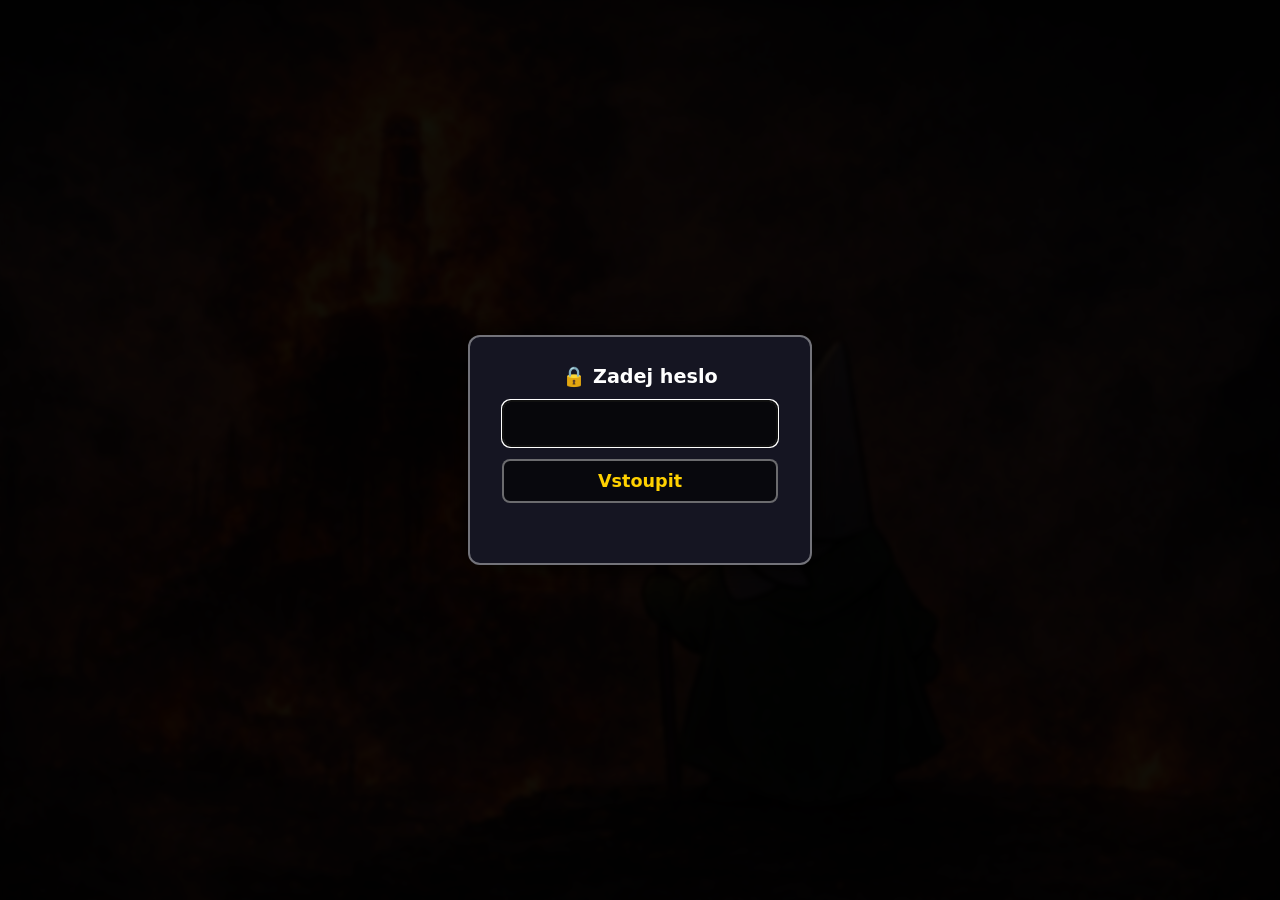
<file: index.html>
<!DOCTYPE html>
<html lang="cs">
<head>
  <meta charset="UTF-8">
  <title>Směnový odpočet</title>
  <link rel="stylesheet" href="styles.css">

  <!-- ===== HESLO ===== -->
  <style>
    html.locked body > :not(#pwGate) { display: none !important; }
    #pwGate {
      position: fixed;
      inset: 0;
      z-index: 100000;
      display: flex;
      align-items: center;
      justify-content: center;
      background: #000e;
    }
    #pwGate form {
      display: flex;
      flex-direction: column;
      gap: 12px;
      padding: 28px 32px;
      border: 2px solid #ffffff66;
      border-radius: 12px;
      background: #151522;
      box-shadow: 0 0 30px #000;
      text-align: center;
      color: #fff;
      font: 700 1.2rem system-ui, sans-serif;
    }
    #pwGate input {
      padding: 10px 14px;
      border: 2px solid #ffffff66;
      border-radius: 8px;
      background: #000a;
      color: #fff;
      font: 1.2rem system-ui, sans-serif;
      text-align: center;
    }
    #pwGate button {
      padding: 10px 18px;
      border: 2px solid #ffffff66;
      border-radius: 8px;
      background: #0009;
      color: #ffd100;
      font: 700 1.1rem system-ui, sans-serif;
      cursor: pointer;
    }
    #pwError { min-height: 1.2em; color: red; font-size: 1rem; }
  </style>
  <script>
  (() => {
    const HASH = "fdba72deec5b7272a7ab516d72b4e009317df2172aa23c0a118bf7897d1f8082";
    const KEY = "dashboardHeslo";
    try { if (localStorage.getItem(KEY) === HASH) return; } catch {}

    document.documentElement.classList.add("locked");

    async function sha256(text) {
      const buf = await crypto.subtle.digest("SHA-256", new TextEncoder().encode(text));
      return [...new Uint8Array(buf)].map(b => b.toString(16).padStart(2, "0")).join("");
    }

    document.addEventListener("DOMContentLoaded", () => {
      const gate = document.createElement("div");
      gate.id = "pwGate";
      gate.innerHTML = `
        <form>
          <div>🔒 Zadej heslo</div>
          <input type="password" autocomplete="current-password" autofocus>
          <button type="submit">Vstoupit</button>
          <div id="pwError"></div>
        </form>`;
      document.body.appendChild(gate);

      const input = gate.querySelector("input");
      input.focus();
      gate.querySelector("form").addEventListener("submit", async e => {
        e.preventDefault();
        if (await sha256(input.value) === HASH) {
          try { localStorage.setItem(KEY, HASH); } catch {}
          gate.remove();
          document.documentElement.classList.remove("locked");
        } else {
          gate.querySelector("#pwError").textContent = "Špatné heslo";
          input.value = "";
          input.focus();
        }
      });
    });
  })();
  </script>
  <!-- ===== HESLO END ===== -->

</head>

<body>

  <img id="fireGif" src="fire.gif">
  <img id="lunchGif" src="lunch.gif">
  <div id="lunchText">LUNCH TIME!</div>
  <div id="weather"></div>

  <!-- ===== DVANÁCTKY START (po 14.12. smazat celý blok) ===== -->
  <div id="countdown12">--:--:--</div>
  <div id="ecommHell">Ecomm hell: <span id="ecommHellTime">--</span></div>
  <style>
    #countdown12Wrap {
      position: relative;
    }
    #countdown12 {
      position: absolute;
      left: 50%;
      top: 50%;
      transform: translate(-50%, -50%) rotate(22deg);
      white-space: nowrap;
      pointer-events: none;
      z-index: 5;
      font-size: 6.5rem;
      font-weight: bold;
      letter-spacing: 0.1em;
      color: red;
      text-shadow: 0 0 8px #000;
    }
    #ecommHell {
      position: fixed;
      left: 20px;
      bottom: 70px;
      z-index: 9999;
      font-size: 1.6rem;
      font-weight: bold;
      color: red;
      text-shadow: 0 0 8px #000;
    }
  </style>
  <script>
  (() => {
    const KONEC = new Date(2026, 11, 14, 6, 0, 0); // 14.12.2026 6:00
    const el12 = document.getElementById("countdown12");
    const elHell = document.getElementById("ecommHell");
    const elHellTime = document.getElementById("ecommHellTime");
    const pad = n => String(n).padStart(2, "0");
    const hms = ms => {
      const s = Math.floor(ms / 1000);
      return `${pad(Math.floor(s / 3600))}:${pad(Math.floor((s % 3600) / 60))}:${pad(s % 60)}`;
    };

    function tick() {
      const now = new Date();
      if (now >= KONEC) {
        el12.style.display = "none";
        elHell.style.display = "none";
        return;
      }

      // 12h směny: střídání v 6:00 a 18:00
      const end = new Date(now);
      const h = now.getHours();
      if (h >= 6 && h < 18) end.setHours(18, 0, 0, 0);
      else if (h >= 18) { end.setDate(end.getDate() + 1); end.setHours(6, 0, 0, 0); }
      else end.setHours(6, 0, 0, 0);
      el12.textContent = hms(end - now);

      // Ecomm hell do 14.12. 6:00
      const diff = KONEC - now;
      const dny = Math.floor(diff / 86400000);
      elHellTime.textContent = `${dny}d ${hms(diff % 86400000)}`;
    }

    tick();
    setInterval(tick, 1000);

    document.addEventListener("DOMContentLoaded", () => {
      // Červený odpočet šikmo přes 8h časovač
      const cd = document.getElementById("countdown");
      const wrap = document.createElement("div");
      wrap.id = "countdown12Wrap";
      cd.parentNode.insertBefore(wrap, cd);
      wrap.append(cd, el12);

      // Shiftleader: Studená -> Umachanov (jen po dobu dvanáctek)
      const workers = document.getElementById("currentWorkers");
      const prejmenuj = () => {
        if (new Date() < KONEC && workers.innerHTML.includes("Studená")) {
          workers.innerHTML = workers.innerHTML.replaceAll("Studená", "Umachanov");
        }
      };
      new MutationObserver(prejmenuj).observe(workers, { childList: true, subtree: true, characterData: true });
      prejmenuj();
    });
  })();
  </script>
  <!-- ===== DVANÁCTKY END ===== -->

  <h1 id="shiftName">Směna</h1>
  <div id="countdown">--:--:--</div>
  <div id="date_week"></div>
	<div id="namedayWidget" style="margin:14px auto 0;padding:10px 18px;max-width:calc(100vw - 36px);border:2px solid #ffffff66;border-radius:12px;background:#000a;text-align:center;box-shadow:0 0 14px #000;z-index:5;">
  <div style="font:700 .85rem system-ui,sans-serif;color:#bcd2e5;">📅 DNES MÁ SVÁTEK</div>
  <div id="namedayName" style="font:700 1.3rem system-ui,sans-serif;color:#fff;">Načítám…</div>
</div>

<script>
(() => {
  const box = document.getElementById('namedayWidget');
  const output = document.getElementById('namedayName');
  const vybranaJmena = new Set([
    'ondrej', 'milos', 'petr', 'miroslav', 'zdenek', 'marek', 'david'
  ]);
  let posledniDen = '';

  function prazskeDatum() {
    const casti = new Intl.DateTimeFormat('en-GB', {
      timeZone: 'Europe/Prague',
      year: 'numeric', month: '2-digit', day: '2-digit'
    }).formatToParts(new Date());
    const d = Object.fromEntries(casti.map(c => [c.type, c.value]));
    return `${d.year}-${d.month}-${d.day}`;
  }

  function zobraz(jmeno) {
    const bezDiakritiky = jmeno.normalize('NFD')
      .replace(/[\u0300-\u036f]/g, '')
      .toLocaleLowerCase('cs-CZ');
    const vybrane = bezDiakritiky.split(/[^a-z]+/)
      .some(cast => vybranaJmena.has(cast));

    output.textContent = jmeno;
    output.style.fontSize = vybrane ? '2.1rem' : '1.3rem';
    output.style.fontWeight = vybrane ? '900' : '700';
    output.style.color = vybrane ? '#ffdb54' : '#fff';
    output.style.textShadow = vybrane ? '0 0 16px #ff8a00' : 'none';
    box.style.borderColor = vybrane ? '#ffdb54' : '#ffffff66';
  }

  async function nactiSvatek() {
    const den = prazskeDatum();
    if (den === posledniDen) return;
    posledniDen = den;

    try {
      const odpoved = await fetch(`https://svatkyapi.netlify.app/api/day/${den}`);
      if (!odpoved.ok) throw new Error('API');
      const data = await odpoved.json();
      if (!data.name) throw new Error('Chybí jméno');
      zobraz(data.name);
    } catch {
      output.textContent = 'Svátek se nepodařilo načíst';
      posledniDen = ''; // zkusí to znovu při další kontrole
    }
  }

  nactiSvatek();
  setInterval(nactiSvatek, 60 * 1000);
})();
</script>
  <div id="currentWorkers"></div>
  <div id="fridayAlert">ITS FRIDAY!</div>
  <div id="ticketsAlert">TICKETY!</div>
  <img id="ticketsGif" src="tickety.gif">
  <audio id="ticketsSound" src="tickety.mp3" preload="auto"></audio>
  <audio id="směnyzvuk" src="směny.mp3" preload="auto"></audio>
  <audio id="dovolenkazvuk" src="dovolenka.mp3" preload="auto"></audio>

  <div id="castbarContainer">
    <div id="castbarFill"></div>
    <div id="castbarText">Hearthstone</div>
    <img id="hearthstonegif" src="hearthstone.gif"> 
  </div>
<a href="sql-tool.html" target="_blank" rel="noopener" style="position:fixed;top:100px;left:20px;z-index:9999;padding:10px 18px;border:2px solid #ffffff66;border-radius:8px;background:#0009;color:#ffd100;font:bold 16px system-ui,sans-serif;text-decoration:none;box-shadow:0 0 10px #000;">🛠 SQL ↔ LextEdit</a>
  <a href="./UAT_Excel_Generator.html" target="_blank" rel="noopener" style="position:fixed;top:150px;left:20px;z-index:9999;padding:10px 18px;border:2px solid #ffffff66;border-radius:8px;background:#0009;color:#ffd100;font:bold 16px system-ui,sans-serif;text-decoration:none;box-shadow:0 0 10px #000;">UAT Excel generátor</a>
	<div id="boostAlert">ČAS BOOSTIT!</div>
  <audio id="boostSound" src="boost.mp3" preload="auto"></audio>
  <img id="boostGif" src="boost.gif">
  
  <div id="reminder">
  <img id="voda" src="voda.png">
  <img id="stretch" src="reminder.gif">
  <div id="reminderText">Protáhni se a napij se</div>
</div>
<audio id="drink" src="drink.mp3"></audio>

  <button id="darkmodeButton">Darkmode🌙</button>
  <button id="panicButton">Je to špatný</button>
  <button id="panicButton2">První pomoc</button>
  <button id="menuButton">Jídelna</button>
  <button id="LegendsButton">Galerie</button>
  <button id="dogButton">🐕</button>
  <button id="Směnybutton">Směny</button>
  <button id="Dovolenkabutton">Dovolenka</button>
  <button id="irc">Power BI</button>
  <button id="Creditsbutton">May the 4th be with...me?</button>
  <button id="Contentbutton">Quality content🎬</button>
  <button id="rollButton">🎲 /roll</button>
  <button id="slotButton" type="button">🍒 Automat</button>

<dialog id="slotDialog" aria-label="Ovocný automat">
  <button id="slotClose" type="button" aria-label="Zavřít">×</button>
  <h2>🎰 Ovocný automat</h2>

  <div class="slot-reels" aria-hidden="true">
    <span class="slot-reel">🍒</span>
    <span class="slot-reel">🍋</span>
    <span class="slot-reel">🍉</span>
  </div>

  <p id="slotStatus" role="status" aria-live="polite">Roztoč válce!</p>
  <button id="slotSpin" type="button">🎰 TOČIT</button>
</dialog>
  <img id="quickscopeGif" src="quickscope.gif">
  <div id="rollResult"></div>
  <audio id="mlg" src="mlg.mp3" preload="auto"></audio>
  <button id="fbButton">
    <img id="fbIcon" src="facebook.png" alt="FB">
  </button>
</div>
</div>
<marquee><img src="steve.gif" id="steve"></marquee>
	<audio id="aw" src="keku.mp3" preload="auto"></audio>
	<img id="mamacita" src ="mamacita.png" >  
	
	
	<div id="bday-boi">
	
	</div>
	
	
	
	
	
	
	<script src="script.js"></script>
<script>
(() => {
  const toolbar = document.createElement("nav");
  toolbar.id = "dashboardToolbar";
  toolbar.setAttribute("aria-label", "Tlačítka dashboardu");

  const buttonIds = [
    "menuButton",
    "fbButton",
    "Směnybutton",
    "Dovolenkabutton",
    "irc",
    "LegendsButton",
    "Creditsbutton",
    "Contentbutton",
    "rollButton",
    "slotButton"
  ];

  for (const id of buttonIds) {
    const button = document.getElementById(id);
    if (button) toolbar.appendChild(button);
  }

  const links = [
    document.querySelector('a[href$="sql-tool.html"]'),
    document.querySelector('a[href*="UAT_Excel_Generator"]')
  ];

  for (const link of links) {
    if (!link) continue;
    link.removeAttribute("style");
    toolbar.appendChild(link);
  }

  document.body.appendChild(toolbar);
})();
</script>

<style>
  #trafficDialog {
    box-sizing: border-box;
    width: min(900px, calc(100vw - 32px));
    max-height: calc(100dvh - 32px);
    padding: 18px;
    border: 2px solid #ffd100;
    border-radius: 14px;
    background: #151522;
    color: white;
    box-shadow: 0 20px 70px #000;
  }

  #trafficDialog::backdrop {
    background: #000b;
  }

  #trafficDialog h2 {
    margin: 0 40px 14px 0;
  }

  #trafficDialog iframe {
    display: block;
    width: 100%;
    height: min(70dvh, 600px);
    border: 0;
    border-radius: 8px;
  }

  #trafficClose {
    position: absolute;
    top: 8px;
    right: 12px;
    border: 0;
    background: transparent;
    color: white;
    font-size: 30px;
    cursor: pointer;
  }
</style>

<script>
(() => {
  const toolbar = document.getElementById("dashboardToolbar");

  const button = document.createElement("button");
  button.id = "trafficButton";
  button.type = "button";
  button.textContent = "🚗 Doprava";
  toolbar.appendChild(button);

  const dialog = document.createElement("dialog");
  dialog.id = "trafficDialog";
  dialog.innerHTML = `
    <button id="trafficClose" type="button" aria-label="Zavřít mapu">×</button>
    <h2>🚗 Doprava v okolí Jiren</h2>
    <iframe
      title="Mapa provozu Waze – Jirny"
      src="https://embed.waze.com/cs/iframe?zoom=12&lat=50.1117&lon=14.7009">
    </iframe>
  `;
  document.body.appendChild(dialog);

  button.addEventListener("click", () => dialog.showModal());
  dialog.querySelector("#trafficClose")
    .addEventListener("click", () => dialog.close());
})();
</script>
</body>
</html>
</file>
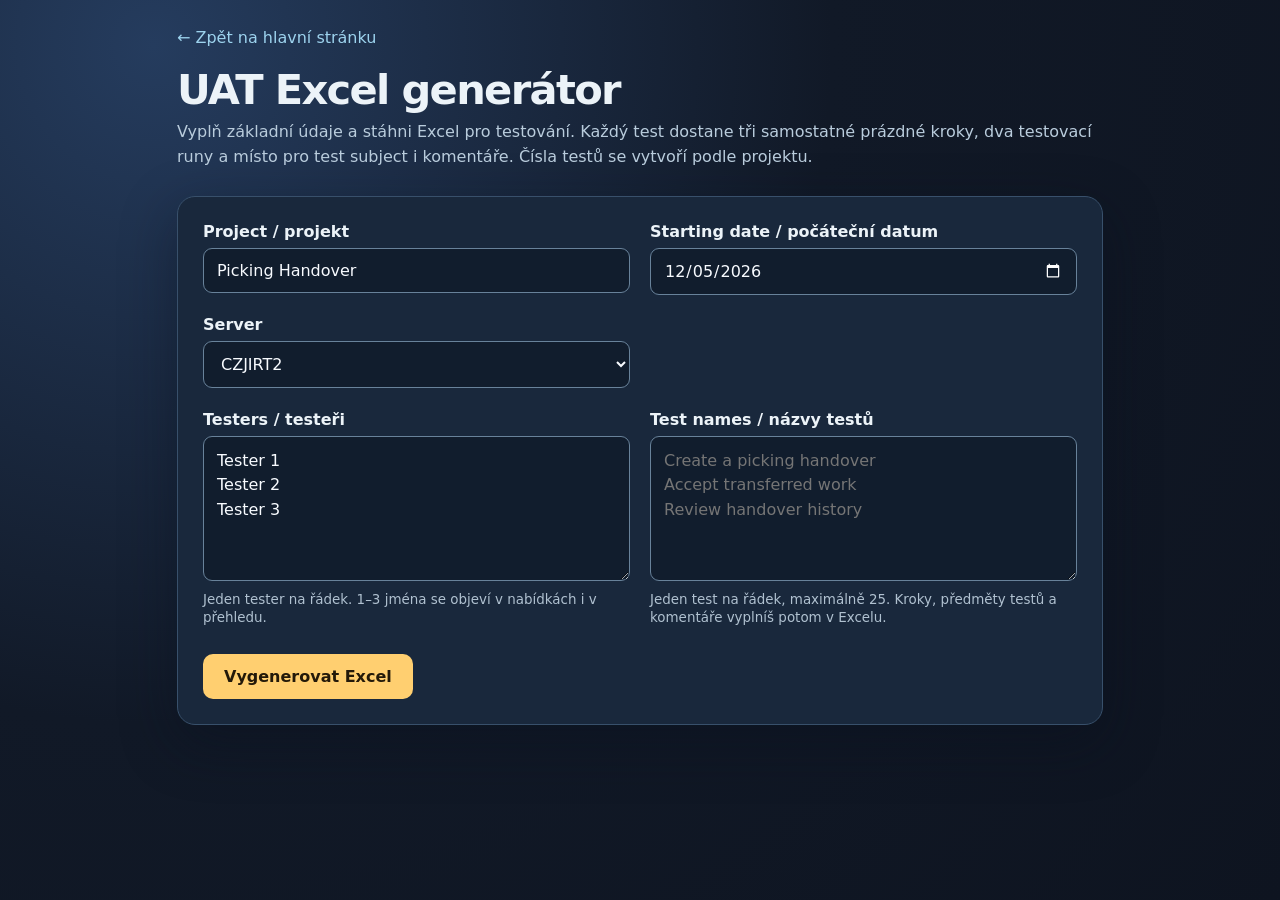
<file: UAT_Excel_Generator (1).html>
<!doctype html>
<html lang="cs">
<head>
  <meta charset="utf-8">
  <meta name="viewport" content="width=device-width, initial-scale=1">
  <title>UAT Excel generátor</title>
  <style>
    :root { color-scheme: dark; font: 16px system-ui, sans-serif; }
    * { box-sizing: border-box; }
    body { margin: 0; min-height: 100vh; background: radial-gradient(circle at 12% 5%, #253c5e, #111927 48%, #0e1420); color: #ecf3f8; }
    main { max-width: 970px; margin: auto; padding: 28px 22px 65px; }
    a { color: #9dd3ee; text-decoration: none; }
    a:hover { text-decoration: underline; }
    .back { display: inline-block; margin-bottom: 18px; }
    h1 { font-size: clamp(1.9rem, 4vw, 2.6rem); margin: 0 0 6px; letter-spacing: -.04em; }
    .intro { color: #b9ccdc; margin: 0 0 26px; line-height: 1.55; }
    .panel { background: #19283c; border: 1px solid #38506b; border-radius: 18px; padding: 25px; box-shadow: 0 18px 55px #080f1d70; }
    .grid { display: grid; grid-template-columns: repeat(2, minmax(0, 1fr)); gap: 20px; }
    label { display: block; font-weight: 700; margin-bottom: 7px; }
    .hint { display: block; font-size: .84rem; color: #b0c1d0; margin: 6px 0 0; line-height: 1.4; }
    input, select, textarea { width: 100%; padding: 12px 13px; border: 1px solid #68829a; border-radius: 9px; background: #111d2d; color: #f8fbff; font: inherit; }
    input:focus, select:focus, textarea:focus { outline: 2px solid #f7c96a; outline-offset: 1px; }
    textarea { min-height: 145px; resize: vertical; line-height: 1.55; }
    .section { margin-top: 22px; }
    .grid > div, .section { min-width: 0; }
    .actions { display: flex; align-items: center; gap: 15px; flex-wrap: wrap; margin-top: 26px; }
    button { padding: 13px 21px; border: 0; border-radius: 10px; background: #ffcf70; color: #231909; font: 800 1rem system-ui, sans-serif; cursor: pointer; }
    button:hover { background: #ffe3a9; }
    button:disabled { opacity: .6; cursor: wait; }
    #status { color: #c6d8e6; min-height: 1.4em; }
    #status.error { color: #ffaaa9; }
    .note { margin: 20px 2px 0; color: #b9ccdc; font-size: .9rem; line-height: 1.6; }
    @media (max-width: 640px) { .grid { grid-template-columns: 1fr; } main { padding: 22px 14px 50px; } .panel { padding: 19px; } }
  </style>
</head>
<body>
  <main>
    <a class="back" href="index.html">← Zpět na hlavní stránku</a>
    <h1>UAT Excel generátor</h1>
    <p class="intro">Vyplň základní údaje a stáhni Excel pro testování. Každý test dostane tři samostatné prázdné kroky, dva testovací runy a místo pro test subject i komentáře. Čísla testů se vytvoří podle projektu.</p>
    <form class="panel" id="uatForm">
      <div class="grid">
        <div>
          <label for="project">Project / projekt</label>
          <input id="project" maxlength="100" value="Picking Handover" required>
        </div>
        <div>
          <label for="testDate">Starting date / počáteční datum</label>
          <input id="testDate" type="date" required>
        </div>
        <div>
          <label for="server">Server</label>
          <select id="server" required>
            <option>CZJIRD2</option><option>CZJIRD3</option><option selected>CZJIRT2</option><option>CZJIRT3</option>
          </select>
        </div>
      </div>
      <div class="grid section">
        <div>
          <label for="testers">Testers / testeři</label>
          <textarea id="testers" spellcheck="false" required placeholder="Anna&#10;Petr&#10;Martin">Tester 1&#10;Tester 2&#10;Tester 3</textarea>
          <span class="hint">Jeden tester na řádek. 1–3 jména se objeví v nabídkách i v přehledu.</span>
        </div>
        <div>
          <label for="tests">Test names / názvy testů</label>
          <textarea id="tests" spellcheck="false" required placeholder="Create a picking handover&#10;Accept transferred work&#10;Review handover history"></textarea>
          <span class="hint">Jeden test na řádek, maximálně 25. Kroky, předměty testů a komentáře vyplníš potom v Excelu.</span>
        </div>
      </div>
      <div class="actions">
        <button id="generate" type="submit">Vygenerovat Excel</button>
        <span id="status" role="status" aria-live="polite"></span>
      </div>
    </form>
  </main>

  <script>
/*!

JSZip v3.10.1 - A JavaScript class for generating and reading zip files
<http://stuartk.com/jszip>

(c) 2009-2016 Stuart Knightley <stuart [at] stuartk.com>
Dual licenced under the MIT license or GPLv3. See https://raw.github.com/Stuk/jszip/main/LICENSE.markdown.

JSZip uses the library pako released under the MIT license :
https://github.com/nodeca/pako/blob/main/LICENSE
*/

!function(e){if("object"==typeof exports&&"undefined"!=typeof module)module.exports=e();else if("function"==typeof define&&define.amd)define([],e);else{("undefined"!=typeof window?window:"undefined"!=typeof global?global:"undefined"!=typeof self?self:this).JSZip=e()}}(function(){return function s(a,o,h){function u(r,e){if(!o[r]){if(!a[r]){var t="function"==typeof require&&require;if(!e&&t)return t(r,!0);if(l)return l(r,!0);var n=new Error("Cannot find module '"+r+"'");throw n.code="MODULE_NOT_FOUND",n}var i=o[r]={exports:{}};a[r][0].call(i.exports,function(e){var t=a[r][1][e];return u(t||e)},i,i.exports,s,a,o,h)}return o[r].exports}for(var l="function"==typeof require&&require,e=0;e<h.length;e++)u(h[e]);return u}({1:[function(e,t,r){"use strict";var d=e("./utils"),c=e("./support"),p="ABCDEFGHIJKLMNOPQRSTUVWXYZabcdefghijklmnopqrstuvwxyz0123456789+/=";r.encode=function(e){for(var t,r,n,i,s,a,o,h=[],u=0,l=e.length,f=l,c="string"!==d.getTypeOf(e);u<e.length;)f=l-u,n=c?(t=e[u++],r=u<l?e[u++]:0,u<l?e[u++]:0):(t=e.charCodeAt(u++),r=u<l?e.charCodeAt(u++):0,u<l?e.charCodeAt(u++):0),i=t>>2,s=(3&t)<<4|r>>4,a=1<f?(15&r)<<2|n>>6:64,o=2<f?63&n:64,h.push(p.charAt(i)+p.charAt(s)+p.charAt(a)+p.charAt(o));return h.join("")},r.decode=function(e){var t,r,n,i,s,a,o=0,h=0,u="data:";if(e.substr(0,u.length)===u)throw new Error("Invalid base64 input, it looks like a data url.");var l,f=3*(e=e.replace(/[^A-Za-z0-9+/=]/g,"")).length/4;if(e.charAt(e.length-1)===p.charAt(64)&&f--,e.charAt(e.length-2)===p.charAt(64)&&f--,f%1!=0)throw new Error("Invalid base64 input, bad content length.");for(l=c.uint8array?new Uint8Array(0|f):new Array(0|f);o<e.length;)t=p.indexOf(e.charAt(o++))<<2|(i=p.indexOf(e.charAt(o++)))>>4,r=(15&i)<<4|(s=p.indexOf(e.charAt(o++)))>>2,n=(3&s)<<6|(a=p.indexOf(e.charAt(o++))),l[h++]=t,64!==s&&(l[h++]=r),64!==a&&(l[h++]=n);return l}},{"./support":30,"./utils":32}],2:[function(e,t,r){"use strict";var n=e("./external"),i=e("./stream/DataWorker"),s=e("./stream/Crc32Probe"),a=e("./stream/DataLengthProbe");function o(e,t,r,n,i){this.compressedSize=e,this.uncompressedSize=t,this.crc32=r,this.compression=n,this.compressedContent=i}o.prototype={getContentWorker:function(){var e=new i(n.Promise.resolve(this.compressedContent)).pipe(this.compression.uncompressWorker()).pipe(new a("data_length")),t=this;return e.on("end",function(){if(this.streamInfo.data_length!==t.uncompressedSize)throw new Error("Bug : uncompressed data size mismatch")}),e},getCompressedWorker:function(){return new i(n.Promise.resolve(this.compressedContent)).withStreamInfo("compressedSize",this.compressedSize).withStreamInfo("uncompressedSize",this.uncompressedSize).withStreamInfo("crc32",this.crc32).withStreamInfo("compression",this.compression)}},o.createWorkerFrom=function(e,t,r){return e.pipe(new s).pipe(new a("uncompressedSize")).pipe(t.compressWorker(r)).pipe(new a("compressedSize")).withStreamInfo("compression",t)},t.exports=o},{"./external":6,"./stream/Crc32Probe":25,"./stream/DataLengthProbe":26,"./stream/DataWorker":27}],3:[function(e,t,r){"use strict";var n=e("./stream/GenericWorker");r.STORE={magic:"\0\0",compressWorker:function(){return new n("STORE compression")},uncompressWorker:function(){return new n("STORE decompression")}},r.DEFLATE=e("./flate")},{"./flate":7,"./stream/GenericWorker":28}],4:[function(e,t,r){"use strict";var n=e("./utils");var o=function(){for(var e,t=[],r=0;r<256;r++){e=r;for(var n=0;n<8;n++)e=1&e?3988292384^e>>>1:e>>>1;t[r]=e}return t}();t.exports=function(e,t){return void 0!==e&&e.length?"string"!==n.getTypeOf(e)?function(e,t,r,n){var i=o,s=n+r;e^=-1;for(var a=n;a<s;a++)e=e>>>8^i[255&(e^t[a])];return-1^e}(0|t,e,e.length,0):function(e,t,r,n){var i=o,s=n+r;e^=-1;for(var a=n;a<s;a++)e=e>>>8^i[255&(e^t.charCodeAt(a))];return-1^e}(0|t,e,e.length,0):0}},{"./utils":32}],5:[function(e,t,r){"use strict";r.base64=!1,r.binary=!1,r.dir=!1,r.createFolders=!0,r.date=null,r.compression=null,r.compressionOptions=null,r.comment=null,r.unixPermissions=null,r.dosPermissions=null},{}],6:[function(e,t,r){"use strict";var n=null;n="undefined"!=typeof Promise?Promise:e("lie"),t.exports={Promise:n}},{lie:37}],7:[function(e,t,r){"use strict";var n="undefined"!=typeof Uint8Array&&"undefined"!=typeof Uint16Array&&"undefined"!=typeof Uint32Array,i=e("pako"),s=e("./utils"),a=e("./stream/GenericWorker"),o=n?"uint8array":"array";function h(e,t){a.call(this,"FlateWorker/"+e),this._pako=null,this._pakoAction=e,this._pakoOptions=t,this.meta={}}r.magic="\b\0",s.inherits(h,a),h.prototype.processChunk=function(e){this.meta=e.meta,null===this._pako&&this._createPako(),this._pako.push(s.transformTo(o,e.data),!1)},h.prototype.flush=function(){a.prototype.flush.call(this),null===this._pako&&this._createPako(),this._pako.push([],!0)},h.prototype.cleanUp=function(){a.prototype.cleanUp.call(this),this._pako=null},h.prototype._createPako=function(){this._pako=new i[this._pakoAction]({raw:!0,level:this._pakoOptions.level||-1});var t=this;this._pako.onData=function(e){t.push({data:e,meta:t.meta})}},r.compressWorker=function(e){return new h("Deflate",e)},r.uncompressWorker=function(){return new h("Inflate",{})}},{"./stream/GenericWorker":28,"./utils":32,pako:38}],8:[function(e,t,r){"use strict";function A(e,t){var r,n="";for(r=0;r<t;r++)n+=String.fromCharCode(255&e),e>>>=8;return n}function n(e,t,r,n,i,s){var a,o,h=e.file,u=e.compression,l=s!==O.utf8encode,f=I.transformTo("string",s(h.name)),c=I.transformTo("string",O.utf8encode(h.name)),d=h.comment,p=I.transformTo("string",s(d)),m=I.transformTo("string",O.utf8encode(d)),_=c.length!==h.name.length,g=m.length!==d.length,b="",v="",y="",w=h.dir,k=h.date,x={crc32:0,compressedSize:0,uncompressedSize:0};t&&!r||(x.crc32=e.crc32,x.compressedSize=e.compressedSize,x.uncompressedSize=e.uncompressedSize);var S=0;t&&(S|=8),l||!_&&!g||(S|=2048);var z=0,C=0;w&&(z|=16),"UNIX"===i?(C=798,z|=function(e,t){var r=e;return e||(r=t?16893:33204),(65535&r)<<16}(h.unixPermissions,w)):(C=20,z|=function(e){return 63&(e||0)}(h.dosPermissions)),a=k.getUTCHours(),a<<=6,a|=k.getUTCMinutes(),a<<=5,a|=k.getUTCSeconds()/2,o=k.getUTCFullYear()-1980,o<<=4,o|=k.getUTCMonth()+1,o<<=5,o|=k.getUTCDate(),_&&(v=A(1,1)+A(B(f),4)+c,b+="up"+A(v.length,2)+v),g&&(y=A(1,1)+A(B(p),4)+m,b+="uc"+A(y.length,2)+y);var E="";return E+="\n\0",E+=A(S,2),E+=u.magic,E+=A(a,2),E+=A(o,2),E+=A(x.crc32,4),E+=A(x.compressedSize,4),E+=A(x.uncompressedSize,4),E+=A(f.length,2),E+=A(b.length,2),{fileRecord:R.LOCAL_FILE_HEADER+E+f+b,dirRecord:R.CENTRAL_FILE_HEADER+A(C,2)+E+A(p.length,2)+"\0\0\0\0"+A(z,4)+A(n,4)+f+b+p}}var I=e("../utils"),i=e("../stream/GenericWorker"),O=e("../utf8"),B=e("../crc32"),R=e("../signature");function s(e,t,r,n){i.call(this,"ZipFileWorker"),this.bytesWritten=0,this.zipComment=t,this.zipPlatform=r,this.encodeFileName=n,this.streamFiles=e,this.accumulate=!1,this.contentBuffer=[],this.dirRecords=[],this.currentSourceOffset=0,this.entriesCount=0,this.currentFile=null,this._sources=[]}I.inherits(s,i),s.prototype.push=function(e){var t=e.meta.percent||0,r=this.entriesCount,n=this._sources.length;this.accumulate?this.contentBuffer.push(e):(this.bytesWritten+=e.data.length,i.prototype.push.call(this,{data:e.data,meta:{currentFile:this.currentFile,percent:r?(t+100*(r-n-1))/r:100}}))},s.prototype.openedSource=function(e){this.currentSourceOffset=this.bytesWritten,this.currentFile=e.file.name;var t=this.streamFiles&&!e.file.dir;if(t){var r=n(e,t,!1,this.currentSourceOffset,this.zipPlatform,this.encodeFileName);this.push({data:r.fileRecord,meta:{percent:0}})}else this.accumulate=!0},s.prototype.closedSource=function(e){this.accumulate=!1;var t=this.streamFiles&&!e.file.dir,r=n(e,t,!0,this.currentSourceOffset,this.zipPlatform,this.encodeFileName);if(this.dirRecords.push(r.dirRecord),t)this.push({data:function(e){return R.DATA_DESCRIPTOR+A(e.crc32,4)+A(e.compressedSize,4)+A(e.uncompressedSize,4)}(e),meta:{percent:100}});else for(this.push({data:r.fileRecord,meta:{percent:0}});this.contentBuffer.length;)this.push(this.contentBuffer.shift());this.currentFile=null},s.prototype.flush=function(){for(var e=this.bytesWritten,t=0;t<this.dirRecords.length;t++)this.push({data:this.dirRecords[t],meta:{percent:100}});var r=this.bytesWritten-e,n=function(e,t,r,n,i){var s=I.transformTo("string",i(n));return R.CENTRAL_DIRECTORY_END+"\0\0\0\0"+A(e,2)+A(e,2)+A(t,4)+A(r,4)+A(s.length,2)+s}(this.dirRecords.length,r,e,this.zipComment,this.encodeFileName);this.push({data:n,meta:{percent:100}})},s.prototype.prepareNextSource=function(){this.previous=this._sources.shift(),this.openedSource(this.previous.streamInfo),this.isPaused?this.previous.pause():this.previous.resume()},s.prototype.registerPrevious=function(e){this._sources.push(e);var t=this;return e.on("data",function(e){t.processChunk(e)}),e.on("end",function(){t.closedSource(t.previous.streamInfo),t._sources.length?t.prepareNextSource():t.end()}),e.on("error",function(e){t.error(e)}),this},s.prototype.resume=function(){return!!i.prototype.resume.call(this)&&(!this.previous&&this._sources.length?(this.prepareNextSource(),!0):this.previous||this._sources.length||this.generatedError?void 0:(this.end(),!0))},s.prototype.error=function(e){var t=this._sources;if(!i.prototype.error.call(this,e))return!1;for(var r=0;r<t.length;r++)try{t[r].error(e)}catch(e){}return!0},s.prototype.lock=function(){i.prototype.lock.call(this);for(var e=this._sources,t=0;t<e.length;t++)e[t].lock()},t.exports=s},{"../crc32":4,"../signature":23,"../stream/GenericWorker":28,"../utf8":31,"../utils":32}],9:[function(e,t,r){"use strict";var u=e("../compressions"),n=e("./ZipFileWorker");r.generateWorker=function(e,a,t){var o=new n(a.streamFiles,t,a.platform,a.encodeFileName),h=0;try{e.forEach(function(e,t){h++;var r=function(e,t){var r=e||t,n=u[r];if(!n)throw new Error(r+" is not a valid compression method !");return n}(t.options.compression,a.compression),n=t.options.compressionOptions||a.compressionOptions||{},i=t.dir,s=t.date;t._compressWorker(r,n).withStreamInfo("file",{name:e,dir:i,date:s,comment:t.comment||"",unixPermissions:t.unixPermissions,dosPermissions:t.dosPermissions}).pipe(o)}),o.entriesCount=h}catch(e){o.error(e)}return o}},{"../compressions":3,"./ZipFileWorker":8}],10:[function(e,t,r){"use strict";function n(){if(!(this instanceof n))return new n;if(arguments.length)throw new Error("The constructor with parameters has been removed in JSZip 3.0, please check the upgrade guide.");this.files=Object.create(null),this.comment=null,this.root="",this.clone=function(){var e=new n;for(var t in this)"function"!=typeof this[t]&&(e[t]=this[t]);return e}}(n.prototype=e("./object")).loadAsync=e("./load"),n.support=e("./support"),n.defaults=e("./defaults"),n.version="3.10.1",n.loadAsync=function(e,t){return(new n).loadAsync(e,t)},n.external=e("./external"),t.exports=n},{"./defaults":5,"./external":6,"./load":11,"./object":15,"./support":30}],11:[function(e,t,r){"use strict";var u=e("./utils"),i=e("./external"),n=e("./utf8"),s=e("./zipEntries"),a=e("./stream/Crc32Probe"),l=e("./nodejsUtils");function f(n){return new i.Promise(function(e,t){var r=n.decompressed.getContentWorker().pipe(new a);r.on("error",function(e){t(e)}).on("end",function(){r.streamInfo.crc32!==n.decompressed.crc32?t(new Error("Corrupted zip : CRC32 mismatch")):e()}).resume()})}t.exports=function(e,o){var h=this;return o=u.extend(o||{},{base64:!1,checkCRC32:!1,optimizedBinaryString:!1,createFolders:!1,decodeFileName:n.utf8decode}),l.isNode&&l.isStream(e)?i.Promise.reject(new Error("JSZip can't accept a stream when loading a zip file.")):u.prepareContent("the loaded zip file",e,!0,o.optimizedBinaryString,o.base64).then(function(e){var t=new s(o);return t.load(e),t}).then(function(e){var t=[i.Promise.resolve(e)],r=e.files;if(o.checkCRC32)for(var n=0;n<r.length;n++)t.push(f(r[n]));return i.Promise.all(t)}).then(function(e){for(var t=e.shift(),r=t.files,n=0;n<r.length;n++){var i=r[n],s=i.fileNameStr,a=u.resolve(i.fileNameStr);h.file(a,i.decompressed,{binary:!0,optimizedBinaryString:!0,date:i.date,dir:i.dir,comment:i.fileCommentStr.length?i.fileCommentStr:null,unixPermissions:i.unixPermissions,dosPermissions:i.dosPermissions,createFolders:o.createFolders}),i.dir||(h.file(a).unsafeOriginalName=s)}return t.zipComment.length&&(h.comment=t.zipComment),h})}},{"./external":6,"./nodejsUtils":14,"./stream/Crc32Probe":25,"./utf8":31,"./utils":32,"./zipEntries":33}],12:[function(e,t,r){"use strict";var n=e("../utils"),i=e("../stream/GenericWorker");function s(e,t){i.call(this,"Nodejs stream input adapter for "+e),this._upstreamEnded=!1,this._bindStream(t)}n.inherits(s,i),s.prototype._bindStream=function(e){var t=this;(this._stream=e).pause(),e.on("data",function(e){t.push({data:e,meta:{percent:0}})}).on("error",function(e){t.isPaused?this.generatedError=e:t.error(e)}).on("end",function(){t.isPaused?t._upstreamEnded=!0:t.end()})},s.prototype.pause=function(){return!!i.prototype.pause.call(this)&&(this._stream.pause(),!0)},s.prototype.resume=function(){return!!i.prototype.resume.call(this)&&(this._upstreamEnded?this.end():this._stream.resume(),!0)},t.exports=s},{"../stream/GenericWorker":28,"../utils":32}],13:[function(e,t,r){"use strict";var i=e("readable-stream").Readable;function n(e,t,r){i.call(this,t),this._helper=e;var n=this;e.on("data",function(e,t){n.push(e)||n._helper.pause(),r&&r(t)}).on("error",function(e){n.emit("error",e)}).on("end",function(){n.push(null)})}e("../utils").inherits(n,i),n.prototype._read=function(){this._helper.resume()},t.exports=n},{"../utils":32,"readable-stream":16}],14:[function(e,t,r){"use strict";t.exports={isNode:"undefined"!=typeof Buffer,newBufferFrom:function(e,t){if(Buffer.from&&Buffer.from!==Uint8Array.from)return Buffer.from(e,t);if("number"==typeof e)throw new Error('The "data" argument must not be a number');return new Buffer(e,t)},allocBuffer:function(e){if(Buffer.alloc)return Buffer.alloc(e);var t=new Buffer(e);return t.fill(0),t},isBuffer:function(e){return Buffer.isBuffer(e)},isStream:function(e){return e&&"function"==typeof e.on&&"function"==typeof e.pause&&"function"==typeof e.resume}}},{}],15:[function(e,t,r){"use strict";function s(e,t,r){var n,i=u.getTypeOf(t),s=u.extend(r||{},f);s.date=s.date||new Date,null!==s.compression&&(s.compression=s.compression.toUpperCase()),"string"==typeof s.unixPermissions&&(s.unixPermissions=parseInt(s.unixPermissions,8)),s.unixPermissions&&16384&s.unixPermissions&&(s.dir=!0),s.dosPermissions&&16&s.dosPermissions&&(s.dir=!0),s.dir&&(e=g(e)),s.createFolders&&(n=_(e))&&b.call(this,n,!0);var a="string"===i&&!1===s.binary&&!1===s.base64;r&&void 0!==r.binary||(s.binary=!a),(t instanceof c&&0===t.uncompressedSize||s.dir||!t||0===t.length)&&(s.base64=!1,s.binary=!0,t="",s.compression="STORE",i="string");var o=null;o=t instanceof c||t instanceof l?t:p.isNode&&p.isStream(t)?new m(e,t):u.prepareContent(e,t,s.binary,s.optimizedBinaryString,s.base64);var h=new d(e,o,s);this.files[e]=h}var i=e("./utf8"),u=e("./utils"),l=e("./stream/GenericWorker"),a=e("./stream/StreamHelper"),f=e("./defaults"),c=e("./compressedObject"),d=e("./zipObject"),o=e("./generate"),p=e("./nodejsUtils"),m=e("./nodejs/NodejsStreamInputAdapter"),_=function(e){"/"===e.slice(-1)&&(e=e.substring(0,e.length-1));var t=e.lastIndexOf("/");return 0<t?e.substring(0,t):""},g=function(e){return"/"!==e.slice(-1)&&(e+="/"),e},b=function(e,t){return t=void 0!==t?t:f.createFolders,e=g(e),this.files[e]||s.call(this,e,null,{dir:!0,createFolders:t}),this.files[e]};function h(e){return"[object RegExp]"===Object.prototype.toString.call(e)}var n={load:function(){throw new Error("This method has been removed in JSZip 3.0, please check the upgrade guide.")},forEach:function(e){var t,r,n;for(t in this.files)n=this.files[t],(r=t.slice(this.root.length,t.length))&&t.slice(0,this.root.length)===this.root&&e(r,n)},filter:function(r){var n=[];return this.forEach(function(e,t){r(e,t)&&n.push(t)}),n},file:function(e,t,r){if(1!==arguments.length)return e=this.root+e,s.call(this,e,t,r),this;if(h(e)){var n=e;return this.filter(function(e,t){return!t.dir&&n.test(e)})}var i=this.files[this.root+e];return i&&!i.dir?i:null},folder:function(r){if(!r)return this;if(h(r))return this.filter(function(e,t){return t.dir&&r.test(e)});var e=this.root+r,t=b.call(this,e),n=this.clone();return n.root=t.name,n},remove:function(r){r=this.root+r;var e=this.files[r];if(e||("/"!==r.slice(-1)&&(r+="/"),e=this.files[r]),e&&!e.dir)delete this.files[r];else for(var t=this.filter(function(e,t){return t.name.slice(0,r.length)===r}),n=0;n<t.length;n++)delete this.files[t[n].name];return this},generate:function(){throw new Error("This method has been removed in JSZip 3.0, please check the upgrade guide.")},generateInternalStream:function(e){var t,r={};try{if((r=u.extend(e||{},{streamFiles:!1,compression:"STORE",compressionOptions:null,type:"",platform:"DOS",comment:null,mimeType:"application/zip",encodeFileName:i.utf8encode})).type=r.type.toLowerCase(),r.compression=r.compression.toUpperCase(),"binarystring"===r.type&&(r.type="string"),!r.type)throw new Error("No output type specified.");u.checkSupport(r.type),"darwin"!==r.platform&&"freebsd"!==r.platform&&"linux"!==r.platform&&"sunos"!==r.platform||(r.platform="UNIX"),"win32"===r.platform&&(r.platform="DOS");var n=r.comment||this.comment||"";t=o.generateWorker(this,r,n)}catch(e){(t=new l("error")).error(e)}return new a(t,r.type||"string",r.mimeType)},generateAsync:function(e,t){return this.generateInternalStream(e).accumulate(t)},generateNodeStream:function(e,t){return(e=e||{}).type||(e.type="nodebuffer"),this.generateInternalStream(e).toNodejsStream(t)}};t.exports=n},{"./compressedObject":2,"./defaults":5,"./generate":9,"./nodejs/NodejsStreamInputAdapter":12,"./nodejsUtils":14,"./stream/GenericWorker":28,"./stream/StreamHelper":29,"./utf8":31,"./utils":32,"./zipObject":35}],16:[function(e,t,r){"use strict";t.exports=e("stream")},{stream:void 0}],17:[function(e,t,r){"use strict";var n=e("./DataReader");function i(e){n.call(this,e);for(var t=0;t<this.data.length;t++)e[t]=255&e[t]}e("../utils").inherits(i,n),i.prototype.byteAt=function(e){return this.data[this.zero+e]},i.prototype.lastIndexOfSignature=function(e){for(var t=e.charCodeAt(0),r=e.charCodeAt(1),n=e.charCodeAt(2),i=e.charCodeAt(3),s=this.length-4;0<=s;--s)if(this.data[s]===t&&this.data[s+1]===r&&this.data[s+2]===n&&this.data[s+3]===i)return s-this.zero;return-1},i.prototype.readAndCheckSignature=function(e){var t=e.charCodeAt(0),r=e.charCodeAt(1),n=e.charCodeAt(2),i=e.charCodeAt(3),s=this.readData(4);return t===s[0]&&r===s[1]&&n===s[2]&&i===s[3]},i.prototype.readData=function(e){if(this.checkOffset(e),0===e)return[];var t=this.data.slice(this.zero+this.index,this.zero+this.index+e);return this.index+=e,t},t.exports=i},{"../utils":32,"./DataReader":18}],18:[function(e,t,r){"use strict";var n=e("../utils");function i(e){this.data=e,this.length=e.length,this.index=0,this.zero=0}i.prototype={checkOffset:function(e){this.checkIndex(this.index+e)},checkIndex:function(e){if(this.length<this.zero+e||e<0)throw new Error("End of data reached (data length = "+this.length+", asked index = "+e+"). Corrupted zip ?")},setIndex:function(e){this.checkIndex(e),this.index=e},skip:function(e){this.setIndex(this.index+e)},byteAt:function(){},readInt:function(e){var t,r=0;for(this.checkOffset(e),t=this.index+e-1;t>=this.index;t--)r=(r<<8)+this.byteAt(t);return this.index+=e,r},readString:function(e){return n.transformTo("string",this.readData(e))},readData:function(){},lastIndexOfSignature:function(){},readAndCheckSignature:function(){},readDate:function(){var e=this.readInt(4);return new Date(Date.UTC(1980+(e>>25&127),(e>>21&15)-1,e>>16&31,e>>11&31,e>>5&63,(31&e)<<1))}},t.exports=i},{"../utils":32}],19:[function(e,t,r){"use strict";var n=e("./Uint8ArrayReader");function i(e){n.call(this,e)}e("../utils").inherits(i,n),i.prototype.readData=function(e){this.checkOffset(e);var t=this.data.slice(this.zero+this.index,this.zero+this.index+e);return this.index+=e,t},t.exports=i},{"../utils":32,"./Uint8ArrayReader":21}],20:[function(e,t,r){"use strict";var n=e("./DataReader");function i(e){n.call(this,e)}e("../utils").inherits(i,n),i.prototype.byteAt=function(e){return this.data.charCodeAt(this.zero+e)},i.prototype.lastIndexOfSignature=function(e){return this.data.lastIndexOf(e)-this.zero},i.prototype.readAndCheckSignature=function(e){return e===this.readData(4)},i.prototype.readData=function(e){this.checkOffset(e);var t=this.data.slice(this.zero+this.index,this.zero+this.index+e);return this.index+=e,t},t.exports=i},{"../utils":32,"./DataReader":18}],21:[function(e,t,r){"use strict";var n=e("./ArrayReader");function i(e){n.call(this,e)}e("../utils").inherits(i,n),i.prototype.readData=function(e){if(this.checkOffset(e),0===e)return new Uint8Array(0);var t=this.data.subarray(this.zero+this.index,this.zero+this.index+e);return this.index+=e,t},t.exports=i},{"../utils":32,"./ArrayReader":17}],22:[function(e,t,r){"use strict";var n=e("../utils"),i=e("../support"),s=e("./ArrayReader"),a=e("./StringReader"),o=e("./NodeBufferReader"),h=e("./Uint8ArrayReader");t.exports=function(e){var t=n.getTypeOf(e);return n.checkSupport(t),"string"!==t||i.uint8array?"nodebuffer"===t?new o(e):i.uint8array?new h(n.transformTo("uint8array",e)):new s(n.transformTo("array",e)):new a(e)}},{"../support":30,"../utils":32,"./ArrayReader":17,"./NodeBufferReader":19,"./StringReader":20,"./Uint8ArrayReader":21}],23:[function(e,t,r){"use strict";r.LOCAL_FILE_HEADER="PK",r.CENTRAL_FILE_HEADER="PK",r.CENTRAL_DIRECTORY_END="PK",r.ZIP64_CENTRAL_DIRECTORY_LOCATOR="PK",r.ZIP64_CENTRAL_DIRECTORY_END="PK",r.DATA_DESCRIPTOR="PK\b"},{}],24:[function(e,t,r){"use strict";var n=e("./GenericWorker"),i=e("../utils");function s(e){n.call(this,"ConvertWorker to "+e),this.destType=e}i.inherits(s,n),s.prototype.processChunk=function(e){this.push({data:i.transformTo(this.destType,e.data),meta:e.meta})},t.exports=s},{"../utils":32,"./GenericWorker":28}],25:[function(e,t,r){"use strict";var n=e("./GenericWorker"),i=e("../crc32");function s(){n.call(this,"Crc32Probe"),this.withStreamInfo("crc32",0)}e("../utils").inherits(s,n),s.prototype.processChunk=function(e){this.streamInfo.crc32=i(e.data,this.streamInfo.crc32||0),this.push(e)},t.exports=s},{"../crc32":4,"../utils":32,"./GenericWorker":28}],26:[function(e,t,r){"use strict";var n=e("../utils"),i=e("./GenericWorker");function s(e){i.call(this,"DataLengthProbe for "+e),this.propName=e,this.withStreamInfo(e,0)}n.inherits(s,i),s.prototype.processChunk=function(e){if(e){var t=this.streamInfo[this.propName]||0;this.streamInfo[this.propName]=t+e.data.length}i.prototype.processChunk.call(this,e)},t.exports=s},{"../utils":32,"./GenericWorker":28}],27:[function(e,t,r){"use strict";var n=e("../utils"),i=e("./GenericWorker");function s(e){i.call(this,"DataWorker");var t=this;this.dataIsReady=!1,this.index=0,this.max=0,this.data=null,this.type="",this._tickScheduled=!1,e.then(function(e){t.dataIsReady=!0,t.data=e,t.max=e&&e.length||0,t.type=n.getTypeOf(e),t.isPaused||t._tickAndRepeat()},function(e){t.error(e)})}n.inherits(s,i),s.prototype.cleanUp=function(){i.prototype.cleanUp.call(this),this.data=null},s.prototype.resume=function(){return!!i.prototype.resume.call(this)&&(!this._tickScheduled&&this.dataIsReady&&(this._tickScheduled=!0,n.delay(this._tickAndRepeat,[],this)),!0)},s.prototype._tickAndRepeat=function(){this._tickScheduled=!1,this.isPaused||this.isFinished||(this._tick(),this.isFinished||(n.delay(this._tickAndRepeat,[],this),this._tickScheduled=!0))},s.prototype._tick=function(){if(this.isPaused||this.isFinished)return!1;var e=null,t=Math.min(this.max,this.index+16384);if(this.index>=this.max)return this.end();switch(this.type){case"string":e=this.data.substring(this.index,t);break;case"uint8array":e=this.data.subarray(this.index,t);break;case"array":case"nodebuffer":e=this.data.slice(this.index,t)}return this.index=t,this.push({data:e,meta:{percent:this.max?this.index/this.max*100:0}})},t.exports=s},{"../utils":32,"./GenericWorker":28}],28:[function(e,t,r){"use strict";function n(e){this.name=e||"default",this.streamInfo={},this.generatedError=null,this.extraStreamInfo={},this.isPaused=!0,this.isFinished=!1,this.isLocked=!1,this._listeners={data:[],end:[],error:[]},this.previous=null}n.prototype={push:function(e){this.emit("data",e)},end:function(){if(this.isFinished)return!1;this.flush();try{this.emit("end"),this.cleanUp(),this.isFinished=!0}catch(e){this.emit("error",e)}return!0},error:function(e){return!this.isFinished&&(this.isPaused?this.generatedError=e:(this.isFinished=!0,this.emit("error",e),this.previous&&this.previous.error(e),this.cleanUp()),!0)},on:function(e,t){return this._listeners[e].push(t),this},cleanUp:function(){this.streamInfo=this.generatedError=this.extraStreamInfo=null,this._listeners=[]},emit:function(e,t){if(this._listeners[e])for(var r=0;r<this._listeners[e].length;r++)this._listeners[e][r].call(this,t)},pipe:function(e){return e.registerPrevious(this)},registerPrevious:function(e){if(this.isLocked)throw new Error("The stream '"+this+"' has already been used.");this.streamInfo=e.streamInfo,this.mergeStreamInfo(),this.previous=e;var t=this;return e.on("data",function(e){t.processChunk(e)}),e.on("end",function(){t.end()}),e.on("error",function(e){t.error(e)}),this},pause:function(){return!this.isPaused&&!this.isFinished&&(this.isPaused=!0,this.previous&&this.previous.pause(),!0)},resume:function(){if(!this.isPaused||this.isFinished)return!1;var e=this.isPaused=!1;return this.generatedError&&(this.error(this.generatedError),e=!0),this.previous&&this.previous.resume(),!e},flush:function(){},processChunk:function(e){this.push(e)},withStreamInfo:function(e,t){return this.extraStreamInfo[e]=t,this.mergeStreamInfo(),this},mergeStreamInfo:function(){for(var e in this.extraStreamInfo)Object.prototype.hasOwnProperty.call(this.extraStreamInfo,e)&&(this.streamInfo[e]=this.extraStreamInfo[e])},lock:function(){if(this.isLocked)throw new Error("The stream '"+this+"' has already been used.");this.isLocked=!0,this.previous&&this.previous.lock()},toString:function(){var e="Worker "+this.name;return this.previous?this.previous+" -> "+e:e}},t.exports=n},{}],29:[function(e,t,r){"use strict";var h=e("../utils"),i=e("./ConvertWorker"),s=e("./GenericWorker"),u=e("../base64"),n=e("../support"),a=e("../external"),o=null;if(n.nodestream)try{o=e("../nodejs/NodejsStreamOutputAdapter")}catch(e){}function l(e,o){return new a.Promise(function(t,r){var n=[],i=e._internalType,s=e._outputType,a=e._mimeType;e.on("data",function(e,t){n.push(e),o&&o(t)}).on("error",function(e){n=[],r(e)}).on("end",function(){try{var e=function(e,t,r){switch(e){case"blob":return h.newBlob(h.transformTo("arraybuffer",t),r);case"base64":return u.encode(t);default:return h.transformTo(e,t)}}(s,function(e,t){var r,n=0,i=null,s=0;for(r=0;r<t.length;r++)s+=t[r].length;switch(e){case"string":return t.join("");case"array":return Array.prototype.concat.apply([],t);case"uint8array":for(i=new Uint8Array(s),r=0;r<t.length;r++)i.set(t[r],n),n+=t[r].length;return i;case"nodebuffer":return Buffer.concat(t);default:throw new Error("concat : unsupported type '"+e+"'")}}(i,n),a);t(e)}catch(e){r(e)}n=[]}).resume()})}function f(e,t,r){var n=t;switch(t){case"blob":case"arraybuffer":n="uint8array";break;case"base64":n="string"}try{this._internalType=n,this._outputType=t,this._mimeType=r,h.checkSupport(n),this._worker=e.pipe(new i(n)),e.lock()}catch(e){this._worker=new s("error"),this._worker.error(e)}}f.prototype={accumulate:function(e){return l(this,e)},on:function(e,t){var r=this;return"data"===e?this._worker.on(e,function(e){t.call(r,e.data,e.meta)}):this._worker.on(e,function(){h.delay(t,arguments,r)}),this},resume:function(){return h.delay(this._worker.resume,[],this._worker),this},pause:function(){return this._worker.pause(),this},toNodejsStream:function(e){if(h.checkSupport("nodestream"),"nodebuffer"!==this._outputType)throw new Error(this._outputType+" is not supported by this method");return new o(this,{objectMode:"nodebuffer"!==this._outputType},e)}},t.exports=f},{"../base64":1,"../external":6,"../nodejs/NodejsStreamOutputAdapter":13,"../support":30,"../utils":32,"./ConvertWorker":24,"./GenericWorker":28}],30:[function(e,t,r){"use strict";if(r.base64=!0,r.array=!0,r.string=!0,r.arraybuffer="undefined"!=typeof ArrayBuffer&&"undefined"!=typeof Uint8Array,r.nodebuffer="undefined"!=typeof Buffer,r.uint8array="undefined"!=typeof Uint8Array,"undefined"==typeof ArrayBuffer)r.blob=!1;else{var n=new ArrayBuffer(0);try{r.blob=0===new Blob([n],{type:"application/zip"}).size}catch(e){try{var i=new(self.BlobBuilder||self.WebKitBlobBuilder||self.MozBlobBuilder||self.MSBlobBuilder);i.append(n),r.blob=0===i.getBlob("application/zip").size}catch(e){r.blob=!1}}}try{r.nodestream=!!e("readable-stream").Readable}catch(e){r.nodestream=!1}},{"readable-stream":16}],31:[function(e,t,s){"use strict";for(var o=e("./utils"),h=e("./support"),r=e("./nodejsUtils"),n=e("./stream/GenericWorker"),u=new Array(256),i=0;i<256;i++)u[i]=252<=i?6:248<=i?5:240<=i?4:224<=i?3:192<=i?2:1;u[254]=u[254]=1;function a(){n.call(this,"utf-8 decode"),this.leftOver=null}function l(){n.call(this,"utf-8 encode")}s.utf8encode=function(e){return h.nodebuffer?r.newBufferFrom(e,"utf-8"):function(e){var t,r,n,i,s,a=e.length,o=0;for(i=0;i<a;i++)55296==(64512&(r=e.charCodeAt(i)))&&i+1<a&&56320==(64512&(n=e.charCodeAt(i+1)))&&(r=65536+(r-55296<<10)+(n-56320),i++),o+=r<128?1:r<2048?2:r<65536?3:4;for(t=h.uint8array?new Uint8Array(o):new Array(o),i=s=0;s<o;i++)55296==(64512&(r=e.charCodeAt(i)))&&i+1<a&&56320==(64512&(n=e.charCodeAt(i+1)))&&(r=65536+(r-55296<<10)+(n-56320),i++),r<128?t[s++]=r:(r<2048?t[s++]=192|r>>>6:(r<65536?t[s++]=224|r>>>12:(t[s++]=240|r>>>18,t[s++]=128|r>>>12&63),t[s++]=128|r>>>6&63),t[s++]=128|63&r);return t}(e)},s.utf8decode=function(e){return h.nodebuffer?o.transformTo("nodebuffer",e).toString("utf-8"):function(e){var t,r,n,i,s=e.length,a=new Array(2*s);for(t=r=0;t<s;)if((n=e[t++])<128)a[r++]=n;else if(4<(i=u[n]))a[r++]=65533,t+=i-1;else{for(n&=2===i?31:3===i?15:7;1<i&&t<s;)n=n<<6|63&e[t++],i--;1<i?a[r++]=65533:n<65536?a[r++]=n:(n-=65536,a[r++]=55296|n>>10&1023,a[r++]=56320|1023&n)}return a.length!==r&&(a.subarray?a=a.subarray(0,r):a.length=r),o.applyFromCharCode(a)}(e=o.transformTo(h.uint8array?"uint8array":"array",e))},o.inherits(a,n),a.prototype.processChunk=function(e){var t=o.transformTo(h.uint8array?"uint8array":"array",e.data);if(this.leftOver&&this.leftOver.length){if(h.uint8array){var r=t;(t=new Uint8Array(r.length+this.leftOver.length)).set(this.leftOver,0),t.set(r,this.leftOver.length)}else t=this.leftOver.concat(t);this.leftOver=null}var n=function(e,t){var r;for((t=t||e.length)>e.length&&(t=e.length),r=t-1;0<=r&&128==(192&e[r]);)r--;return r<0?t:0===r?t:r+u[e[r]]>t?r:t}(t),i=t;n!==t.length&&(h.uint8array?(i=t.subarray(0,n),this.leftOver=t.subarray(n,t.length)):(i=t.slice(0,n),this.leftOver=t.slice(n,t.length))),this.push({data:s.utf8decode(i),meta:e.meta})},a.prototype.flush=function(){this.leftOver&&this.leftOver.length&&(this.push({data:s.utf8decode(this.leftOver),meta:{}}),this.leftOver=null)},s.Utf8DecodeWorker=a,o.inherits(l,n),l.prototype.processChunk=function(e){this.push({data:s.utf8encode(e.data),meta:e.meta})},s.Utf8EncodeWorker=l},{"./nodejsUtils":14,"./stream/GenericWorker":28,"./support":30,"./utils":32}],32:[function(e,t,a){"use strict";var o=e("./support"),h=e("./base64"),r=e("./nodejsUtils"),u=e("./external");function n(e){return e}function l(e,t){for(var r=0;r<e.length;++r)t[r]=255&e.charCodeAt(r);return t}e("setimmediate"),a.newBlob=function(t,r){a.checkSupport("blob");try{return new Blob([t],{type:r})}catch(e){try{var n=new(self.BlobBuilder||self.WebKitBlobBuilder||self.MozBlobBuilder||self.MSBlobBuilder);return n.append(t),n.getBlob(r)}catch(e){throw new Error("Bug : can't construct the Blob.")}}};var i={stringifyByChunk:function(e,t,r){var n=[],i=0,s=e.length;if(s<=r)return String.fromCharCode.apply(null,e);for(;i<s;)"array"===t||"nodebuffer"===t?n.push(String.fromCharCode.apply(null,e.slice(i,Math.min(i+r,s)))):n.push(String.fromCharCode.apply(null,e.subarray(i,Math.min(i+r,s)))),i+=r;return n.join("")},stringifyByChar:function(e){for(var t="",r=0;r<e.length;r++)t+=String.fromCharCode(e[r]);return t},applyCanBeUsed:{uint8array:function(){try{return o.uint8array&&1===String.fromCharCode.apply(null,new Uint8Array(1)).length}catch(e){return!1}}(),nodebuffer:function(){try{return o.nodebuffer&&1===String.fromCharCode.apply(null,r.allocBuffer(1)).length}catch(e){return!1}}()}};function s(e){var t=65536,r=a.getTypeOf(e),n=!0;if("uint8array"===r?n=i.applyCanBeUsed.uint8array:"nodebuffer"===r&&(n=i.applyCanBeUsed.nodebuffer),n)for(;1<t;)try{return i.stringifyByChunk(e,r,t)}catch(e){t=Math.floor(t/2)}return i.stringifyByChar(e)}function f(e,t){for(var r=0;r<e.length;r++)t[r]=e[r];return t}a.applyFromCharCode=s;var c={};c.string={string:n,array:function(e){return l(e,new Array(e.length))},arraybuffer:function(e){return c.string.uint8array(e).buffer},uint8array:function(e){return l(e,new Uint8Array(e.length))},nodebuffer:function(e){return l(e,r.allocBuffer(e.length))}},c.array={string:s,array:n,arraybuffer:function(e){return new Uint8Array(e).buffer},uint8array:function(e){return new Uint8Array(e)},nodebuffer:function(e){return r.newBufferFrom(e)}},c.arraybuffer={string:function(e){return s(new Uint8Array(e))},array:function(e){return f(new Uint8Array(e),new Array(e.byteLength))},arraybuffer:n,uint8array:function(e){return new Uint8Array(e)},nodebuffer:function(e){return r.newBufferFrom(new Uint8Array(e))}},c.uint8array={string:s,array:function(e){return f(e,new Array(e.length))},arraybuffer:function(e){return e.buffer},uint8array:n,nodebuffer:function(e){return r.newBufferFrom(e)}},c.nodebuffer={string:s,array:function(e){return f(e,new Array(e.length))},arraybuffer:function(e){return c.nodebuffer.uint8array(e).buffer},uint8array:function(e){return f(e,new Uint8Array(e.length))},nodebuffer:n},a.transformTo=function(e,t){if(t=t||"",!e)return t;a.checkSupport(e);var r=a.getTypeOf(t);return c[r][e](t)},a.resolve=function(e){for(var t=e.split("/"),r=[],n=0;n<t.length;n++){var i=t[n];"."===i||""===i&&0!==n&&n!==t.length-1||(".."===i?r.pop():r.push(i))}return r.join("/")},a.getTypeOf=function(e){return"string"==typeof e?"string":"[object Array]"===Object.prototype.toString.call(e)?"array":o.nodebuffer&&r.isBuffer(e)?"nodebuffer":o.uint8array&&e instanceof Uint8Array?"uint8array":o.arraybuffer&&e instanceof ArrayBuffer?"arraybuffer":void 0},a.checkSupport=function(e){if(!o[e.toLowerCase()])throw new Error(e+" is not supported by this platform")},a.MAX_VALUE_16BITS=65535,a.MAX_VALUE_32BITS=-1,a.pretty=function(e){var t,r,n="";for(r=0;r<(e||"").length;r++)n+="\\x"+((t=e.charCodeAt(r))<16?"0":"")+t.toString(16).toUpperCase();return n},a.delay=function(e,t,r){setImmediate(function(){e.apply(r||null,t||[])})},a.inherits=function(e,t){function r(){}r.prototype=t.prototype,e.prototype=new r},a.extend=function(){var e,t,r={};for(e=0;e<arguments.length;e++)for(t in arguments[e])Object.prototype.hasOwnProperty.call(arguments[e],t)&&void 0===r[t]&&(r[t]=arguments[e][t]);return r},a.prepareContent=function(r,e,n,i,s){return u.Promise.resolve(e).then(function(n){return o.blob&&(n instanceof Blob||-1!==["[object File]","[object Blob]"].indexOf(Object.prototype.toString.call(n)))&&"undefined"!=typeof FileReader?new u.Promise(function(t,r){var e=new FileReader;e.onload=function(e){t(e.target.result)},e.onerror=function(e){r(e.target.error)},e.readAsArrayBuffer(n)}):n}).then(function(e){var t=a.getTypeOf(e);return t?("arraybuffer"===t?e=a.transformTo("uint8array",e):"string"===t&&(s?e=h.decode(e):n&&!0!==i&&(e=function(e){return l(e,o.uint8array?new Uint8Array(e.length):new Array(e.length))}(e))),e):u.Promise.reject(new Error("Can't read the data of '"+r+"'. Is it in a supported JavaScript type (String, Blob, ArrayBuffer, etc) ?"))})}},{"./base64":1,"./external":6,"./nodejsUtils":14,"./support":30,setimmediate:54}],33:[function(e,t,r){"use strict";var n=e("./reader/readerFor"),i=e("./utils"),s=e("./signature"),a=e("./zipEntry"),o=e("./support");function h(e){this.files=[],this.loadOptions=e}h.prototype={checkSignature:function(e){if(!this.reader.readAndCheckSignature(e)){this.reader.index-=4;var t=this.reader.readString(4);throw new Error("Corrupted zip or bug: unexpected signature ("+i.pretty(t)+", expected "+i.pretty(e)+")")}},isSignature:function(e,t){var r=this.reader.index;this.reader.setIndex(e);var n=this.reader.readString(4)===t;return this.reader.setIndex(r),n},readBlockEndOfCentral:function(){this.diskNumber=this.reader.readInt(2),this.diskWithCentralDirStart=this.reader.readInt(2),this.centralDirRecordsOnThisDisk=this.reader.readInt(2),this.centralDirRecords=this.reader.readInt(2),this.centralDirSize=this.reader.readInt(4),this.centralDirOffset=this.reader.readInt(4),this.zipCommentLength=this.reader.readInt(2);var e=this.reader.readData(this.zipCommentLength),t=o.uint8array?"uint8array":"array",r=i.transformTo(t,e);this.zipComment=this.loadOptions.decodeFileName(r)},readBlockZip64EndOfCentral:function(){this.zip64EndOfCentralSize=this.reader.readInt(8),this.reader.skip(4),this.diskNumber=this.reader.readInt(4),this.diskWithCentralDirStart=this.reader.readInt(4),this.centralDirRecordsOnThisDisk=this.reader.readInt(8),this.centralDirRecords=this.reader.readInt(8),this.centralDirSize=this.reader.readInt(8),this.centralDirOffset=this.reader.readInt(8),this.zip64ExtensibleData={};for(var e,t,r,n=this.zip64EndOfCentralSize-44;0<n;)e=this.reader.readInt(2),t=this.reader.readInt(4),r=this.reader.readData(t),this.zip64ExtensibleData[e]={id:e,length:t,value:r}},readBlockZip64EndOfCentralLocator:function(){if(this.diskWithZip64CentralDirStart=this.reader.readInt(4),this.relativeOffsetEndOfZip64CentralDir=this.reader.readInt(8),this.disksCount=this.reader.readInt(4),1<this.disksCount)throw new Error("Multi-volumes zip are not supported")},readLocalFiles:function(){var e,t;for(e=0;e<this.files.length;e++)t=this.files[e],this.reader.setIndex(t.localHeaderOffset),this.checkSignature(s.LOCAL_FILE_HEADER),t.readLocalPart(this.reader),t.handleUTF8(),t.processAttributes()},readCentralDir:function(){var e;for(this.reader.setIndex(this.centralDirOffset);this.reader.readAndCheckSignature(s.CENTRAL_FILE_HEADER);)(e=new a({zip64:this.zip64},this.loadOptions)).readCentralPart(this.reader),this.files.push(e);if(this.centralDirRecords!==this.files.length&&0!==this.centralDirRecords&&0===this.files.length)throw new Error("Corrupted zip or bug: expected "+this.centralDirRecords+" records in central dir, got "+this.files.length)},readEndOfCentral:function(){var e=this.reader.lastIndexOfSignature(s.CENTRAL_DIRECTORY_END);if(e<0)throw!this.isSignature(0,s.LOCAL_FILE_HEADER)?new Error("Can't find end of central directory : is this a zip file ? If it is, see https://stuk.github.io/jszip/documentation/howto/read_zip.html"):new Error("Corrupted zip: can't find end of central directory");this.reader.setIndex(e);var t=e;if(this.checkSignature(s.CENTRAL_DIRECTORY_END),this.readBlockEndOfCentral(),this.diskNumber===i.MAX_VALUE_16BITS||this.diskWithCentralDirStart===i.MAX_VALUE_16BITS||this.centralDirRecordsOnThisDisk===i.MAX_VALUE_16BITS||this.centralDirRecords===i.MAX_VALUE_16BITS||this.centralDirSize===i.MAX_VALUE_32BITS||this.centralDirOffset===i.MAX_VALUE_32BITS){if(this.zip64=!0,(e=this.reader.lastIndexOfSignature(s.ZIP64_CENTRAL_DIRECTORY_LOCATOR))<0)throw new Error("Corrupted zip: can't find the ZIP64 end of central directory locator");if(this.reader.setIndex(e),this.checkSignature(s.ZIP64_CENTRAL_DIRECTORY_LOCATOR),this.readBlockZip64EndOfCentralLocator(),!this.isSignature(this.relativeOffsetEndOfZip64CentralDir,s.ZIP64_CENTRAL_DIRECTORY_END)&&(this.relativeOffsetEndOfZip64CentralDir=this.reader.lastIndexOfSignature(s.ZIP64_CENTRAL_DIRECTORY_END),this.relativeOffsetEndOfZip64CentralDir<0))throw new Error("Corrupted zip: can't find the ZIP64 end of central directory");this.reader.setIndex(this.relativeOffsetEndOfZip64CentralDir),this.checkSignature(s.ZIP64_CENTRAL_DIRECTORY_END),this.readBlockZip64EndOfCentral()}var r=this.centralDirOffset+this.centralDirSize;this.zip64&&(r+=20,r+=12+this.zip64EndOfCentralSize);var n=t-r;if(0<n)this.isSignature(t,s.CENTRAL_FILE_HEADER)||(this.reader.zero=n);else if(n<0)throw new Error("Corrupted zip: missing "+Math.abs(n)+" bytes.")},prepareReader:function(e){this.reader=n(e)},load:function(e){this.prepareReader(e),this.readEndOfCentral(),this.readCentralDir(),this.readLocalFiles()}},t.exports=h},{"./reader/readerFor":22,"./signature":23,"./support":30,"./utils":32,"./zipEntry":34}],34:[function(e,t,r){"use strict";var n=e("./reader/readerFor"),s=e("./utils"),i=e("./compressedObject"),a=e("./crc32"),o=e("./utf8"),h=e("./compressions"),u=e("./support");function l(e,t){this.options=e,this.loadOptions=t}l.prototype={isEncrypted:function(){return 1==(1&this.bitFlag)},useUTF8:function(){return 2048==(2048&this.bitFlag)},readLocalPart:function(e){var t,r;if(e.skip(22),this.fileNameLength=e.readInt(2),r=e.readInt(2),this.fileName=e.readData(this.fileNameLength),e.skip(r),-1===this.compressedSize||-1===this.uncompressedSize)throw new Error("Bug or corrupted zip : didn't get enough information from the central directory (compressedSize === -1 || uncompressedSize === -1)");if(null===(t=function(e){for(var t in h)if(Object.prototype.hasOwnProperty.call(h,t)&&h[t].magic===e)return h[t];return null}(this.compressionMethod)))throw new Error("Corrupted zip : compression "+s.pretty(this.compressionMethod)+" unknown (inner file : "+s.transformTo("string",this.fileName)+")");this.decompressed=new i(this.compressedSize,this.uncompressedSize,this.crc32,t,e.readData(this.compressedSize))},readCentralPart:function(e){this.versionMadeBy=e.readInt(2),e.skip(2),this.bitFlag=e.readInt(2),this.compressionMethod=e.readString(2),this.date=e.readDate(),this.crc32=e.readInt(4),this.compressedSize=e.readInt(4),this.uncompressedSize=e.readInt(4);var t=e.readInt(2);if(this.extraFieldsLength=e.readInt(2),this.fileCommentLength=e.readInt(2),this.diskNumberStart=e.readInt(2),this.internalFileAttributes=e.readInt(2),this.externalFileAttributes=e.readInt(4),this.localHeaderOffset=e.readInt(4),this.isEncrypted())throw new Error("Encrypted zip are not supported");e.skip(t),this.readExtraFields(e),this.parseZIP64ExtraField(e),this.fileComment=e.readData(this.fileCommentLength)},processAttributes:function(){this.unixPermissions=null,this.dosPermissions=null;var e=this.versionMadeBy>>8;this.dir=!!(16&this.externalFileAttributes),0==e&&(this.dosPermissions=63&this.externalFileAttributes),3==e&&(this.unixPermissions=this.externalFileAttributes>>16&65535),this.dir||"/"!==this.fileNameStr.slice(-1)||(this.dir=!0)},parseZIP64ExtraField:function(){if(this.extraFields[1]){var e=n(this.extraFields[1].value);this.uncompressedSize===s.MAX_VALUE_32BITS&&(this.uncompressedSize=e.readInt(8)),this.compressedSize===s.MAX_VALUE_32BITS&&(this.compressedSize=e.readInt(8)),this.localHeaderOffset===s.MAX_VALUE_32BITS&&(this.localHeaderOffset=e.readInt(8)),this.diskNumberStart===s.MAX_VALUE_32BITS&&(this.diskNumberStart=e.readInt(4))}},readExtraFields:function(e){var t,r,n,i=e.index+this.extraFieldsLength;for(this.extraFields||(this.extraFields={});e.index+4<i;)t=e.readInt(2),r=e.readInt(2),n=e.readData(r),this.extraFields[t]={id:t,length:r,value:n};e.setIndex(i)},handleUTF8:function(){var e=u.uint8array?"uint8array":"array";if(this.useUTF8())this.fileNameStr=o.utf8decode(this.fileName),this.fileCommentStr=o.utf8decode(this.fileComment);else{var t=this.findExtraFieldUnicodePath();if(null!==t)this.fileNameStr=t;else{var r=s.transformTo(e,this.fileName);this.fileNameStr=this.loadOptions.decodeFileName(r)}var n=this.findExtraFieldUnicodeComment();if(null!==n)this.fileCommentStr=n;else{var i=s.transformTo(e,this.fileComment);this.fileCommentStr=this.loadOptions.decodeFileName(i)}}},findExtraFieldUnicodePath:function(){var e=this.extraFields[28789];if(e){var t=n(e.value);return 1!==t.readInt(1)?null:a(this.fileName)!==t.readInt(4)?null:o.utf8decode(t.readData(e.length-5))}return null},findExtraFieldUnicodeComment:function(){var e=this.extraFields[25461];if(e){var t=n(e.value);return 1!==t.readInt(1)?null:a(this.fileComment)!==t.readInt(4)?null:o.utf8decode(t.readData(e.length-5))}return null}},t.exports=l},{"./compressedObject":2,"./compressions":3,"./crc32":4,"./reader/readerFor":22,"./support":30,"./utf8":31,"./utils":32}],35:[function(e,t,r){"use strict";function n(e,t,r){this.name=e,this.dir=r.dir,this.date=r.date,this.comment=r.comment,this.unixPermissions=r.unixPermissions,this.dosPermissions=r.dosPermissions,this._data=t,this._dataBinary=r.binary,this.options={compression:r.compression,compressionOptions:r.compressionOptions}}var s=e("./stream/StreamHelper"),i=e("./stream/DataWorker"),a=e("./utf8"),o=e("./compressedObject"),h=e("./stream/GenericWorker");n.prototype={internalStream:function(e){var t=null,r="string";try{if(!e)throw new Error("No output type specified.");var n="string"===(r=e.toLowerCase())||"text"===r;"binarystring"!==r&&"text"!==r||(r="string"),t=this._decompressWorker();var i=!this._dataBinary;i&&!n&&(t=t.pipe(new a.Utf8EncodeWorker)),!i&&n&&(t=t.pipe(new a.Utf8DecodeWorker))}catch(e){(t=new h("error")).error(e)}return new s(t,r,"")},async:function(e,t){return this.internalStream(e).accumulate(t)},nodeStream:function(e,t){return this.internalStream(e||"nodebuffer").toNodejsStream(t)},_compressWorker:function(e,t){if(this._data instanceof o&&this._data.compression.magic===e.magic)return this._data.getCompressedWorker();var r=this._decompressWorker();return this._dataBinary||(r=r.pipe(new a.Utf8EncodeWorker)),o.createWorkerFrom(r,e,t)},_decompressWorker:function(){return this._data instanceof o?this._data.getContentWorker():this._data instanceof h?this._data:new i(this._data)}};for(var u=["asText","asBinary","asNodeBuffer","asUint8Array","asArrayBuffer"],l=function(){throw new Error("This method has been removed in JSZip 3.0, please check the upgrade guide.")},f=0;f<u.length;f++)n.prototype[u[f]]=l;t.exports=n},{"./compressedObject":2,"./stream/DataWorker":27,"./stream/GenericWorker":28,"./stream/StreamHelper":29,"./utf8":31}],36:[function(e,l,t){(function(t){"use strict";var r,n,e=t.MutationObserver||t.WebKitMutationObserver;if(e){var i=0,s=new e(u),a=t.document.createTextNode("");s.observe(a,{characterData:!0}),r=function(){a.data=i=++i%2}}else if(t.setImmediate||void 0===t.MessageChannel)r="document"in t&&"onreadystatechange"in t.document.createElement("script")?function(){var e=t.document.createElement("script");e.onreadystatechange=function(){u(),e.onreadystatechange=null,e.parentNode.removeChild(e),e=null},t.document.documentElement.appendChild(e)}:function(){setTimeout(u,0)};else{var o=new t.MessageChannel;o.port1.onmessage=u,r=function(){o.port2.postMessage(0)}}var h=[];function u(){var e,t;n=!0;for(var r=h.length;r;){for(t=h,h=[],e=-1;++e<r;)t[e]();r=h.length}n=!1}l.exports=function(e){1!==h.push(e)||n||r()}}).call(this,"undefined"!=typeof global?global:"undefined"!=typeof self?self:"undefined"!=typeof window?window:{})},{}],37:[function(e,t,r){"use strict";var i=e("immediate");function u(){}var l={},s=["REJECTED"],a=["FULFILLED"],n=["PENDING"];function o(e){if("function"!=typeof e)throw new TypeError("resolver must be a function");this.state=n,this.queue=[],this.outcome=void 0,e!==u&&d(this,e)}function h(e,t,r){this.promise=e,"function"==typeof t&&(this.onFulfilled=t,this.callFulfilled=this.otherCallFulfilled),"function"==typeof r&&(this.onRejected=r,this.callRejected=this.otherCallRejected)}function f(t,r,n){i(function(){var e;try{e=r(n)}catch(e){return l.reject(t,e)}e===t?l.reject(t,new TypeError("Cannot resolve promise with itself")):l.resolve(t,e)})}function c(e){var t=e&&e.then;if(e&&("object"==typeof e||"function"==typeof e)&&"function"==typeof t)return function(){t.apply(e,arguments)}}function d(t,e){var r=!1;function n(e){r||(r=!0,l.reject(t,e))}function i(e){r||(r=!0,l.resolve(t,e))}var s=p(function(){e(i,n)});"error"===s.status&&n(s.value)}function p(e,t){var r={};try{r.value=e(t),r.status="success"}catch(e){r.status="error",r.value=e}return r}(t.exports=o).prototype.finally=function(t){if("function"!=typeof t)return this;var r=this.constructor;return this.then(function(e){return r.resolve(t()).then(function(){return e})},function(e){return r.resolve(t()).then(function(){throw e})})},o.prototype.catch=function(e){return this.then(null,e)},o.prototype.then=function(e,t){if("function"!=typeof e&&this.state===a||"function"!=typeof t&&this.state===s)return this;var r=new this.constructor(u);this.state!==n?f(r,this.state===a?e:t,this.outcome):this.queue.push(new h(r,e,t));return r},h.prototype.callFulfilled=function(e){l.resolve(this.promise,e)},h.prototype.otherCallFulfilled=function(e){f(this.promise,this.onFulfilled,e)},h.prototype.callRejected=function(e){l.reject(this.promise,e)},h.prototype.otherCallRejected=function(e){f(this.promise,this.onRejected,e)},l.resolve=function(e,t){var r=p(c,t);if("error"===r.status)return l.reject(e,r.value);var n=r.value;if(n)d(e,n);else{e.state=a,e.outcome=t;for(var i=-1,s=e.queue.length;++i<s;)e.queue[i].callFulfilled(t)}return e},l.reject=function(e,t){e.state=s,e.outcome=t;for(var r=-1,n=e.queue.length;++r<n;)e.queue[r].callRejected(t);return e},o.resolve=function(e){if(e instanceof this)return e;return l.resolve(new this(u),e)},o.reject=function(e){var t=new this(u);return l.reject(t,e)},o.all=function(e){var r=this;if("[object Array]"!==Object.prototype.toString.call(e))return this.reject(new TypeError("must be an array"));var n=e.length,i=!1;if(!n)return this.resolve([]);var s=new Array(n),a=0,t=-1,o=new this(u);for(;++t<n;)h(e[t],t);return o;function h(e,t){r.resolve(e).then(function(e){s[t]=e,++a!==n||i||(i=!0,l.resolve(o,s))},function(e){i||(i=!0,l.reject(o,e))})}},o.race=function(e){var t=this;if("[object Array]"!==Object.prototype.toString.call(e))return this.reject(new TypeError("must be an array"));var r=e.length,n=!1;if(!r)return this.resolve([]);var i=-1,s=new this(u);for(;++i<r;)a=e[i],t.resolve(a).then(function(e){n||(n=!0,l.resolve(s,e))},function(e){n||(n=!0,l.reject(s,e))});var a;return s}},{immediate:36}],38:[function(e,t,r){"use strict";var n={};(0,e("./lib/utils/common").assign)(n,e("./lib/deflate"),e("./lib/inflate"),e("./lib/zlib/constants")),t.exports=n},{"./lib/deflate":39,"./lib/inflate":40,"./lib/utils/common":41,"./lib/zlib/constants":44}],39:[function(e,t,r){"use strict";var a=e("./zlib/deflate"),o=e("./utils/common"),h=e("./utils/strings"),i=e("./zlib/messages"),s=e("./zlib/zstream"),u=Object.prototype.toString,l=0,f=-1,c=0,d=8;function p(e){if(!(this instanceof p))return new p(e);this.options=o.assign({level:f,method:d,chunkSize:16384,windowBits:15,memLevel:8,strategy:c,to:""},e||{});var t=this.options;t.raw&&0<t.windowBits?t.windowBits=-t.windowBits:t.gzip&&0<t.windowBits&&t.windowBits<16&&(t.windowBits+=16),this.err=0,this.msg="",this.ended=!1,this.chunks=[],this.strm=new s,this.strm.avail_out=0;var r=a.deflateInit2(this.strm,t.level,t.method,t.windowBits,t.memLevel,t.strategy);if(r!==l)throw new Error(i[r]);if(t.header&&a.deflateSetHeader(this.strm,t.header),t.dictionary){var n;if(n="string"==typeof t.dictionary?h.string2buf(t.dictionary):"[object ArrayBuffer]"===u.call(t.dictionary)?new Uint8Array(t.dictionary):t.dictionary,(r=a.deflateSetDictionary(this.strm,n))!==l)throw new Error(i[r]);this._dict_set=!0}}function n(e,t){var r=new p(t);if(r.push(e,!0),r.err)throw r.msg||i[r.err];return r.result}p.prototype.push=function(e,t){var r,n,i=this.strm,s=this.options.chunkSize;if(this.ended)return!1;n=t===~~t?t:!0===t?4:0,"string"==typeof e?i.input=h.string2buf(e):"[object ArrayBuffer]"===u.call(e)?i.input=new Uint8Array(e):i.input=e,i.next_in=0,i.avail_in=i.input.length;do{if(0===i.avail_out&&(i.output=new o.Buf8(s),i.next_out=0,i.avail_out=s),1!==(r=a.deflate(i,n))&&r!==l)return this.onEnd(r),!(this.ended=!0);0!==i.avail_out&&(0!==i.avail_in||4!==n&&2!==n)||("string"===this.options.to?this.onData(h.buf2binstring(o.shrinkBuf(i.output,i.next_out))):this.onData(o.shrinkBuf(i.output,i.next_out)))}while((0<i.avail_in||0===i.avail_out)&&1!==r);return 4===n?(r=a.deflateEnd(this.strm),this.onEnd(r),this.ended=!0,r===l):2!==n||(this.onEnd(l),!(i.avail_out=0))},p.prototype.onData=function(e){this.chunks.push(e)},p.prototype.onEnd=function(e){e===l&&("string"===this.options.to?this.result=this.chunks.join(""):this.result=o.flattenChunks(this.chunks)),this.chunks=[],this.err=e,this.msg=this.strm.msg},r.Deflate=p,r.deflate=n,r.deflateRaw=function(e,t){return(t=t||{}).raw=!0,n(e,t)},r.gzip=function(e,t){return(t=t||{}).gzip=!0,n(e,t)}},{"./utils/common":41,"./utils/strings":42,"./zlib/deflate":46,"./zlib/messages":51,"./zlib/zstream":53}],40:[function(e,t,r){"use strict";var c=e("./zlib/inflate"),d=e("./utils/common"),p=e("./utils/strings"),m=e("./zlib/constants"),n=e("./zlib/messages"),i=e("./zlib/zstream"),s=e("./zlib/gzheader"),_=Object.prototype.toString;function a(e){if(!(this instanceof a))return new a(e);this.options=d.assign({chunkSize:16384,windowBits:0,to:""},e||{});var t=this.options;t.raw&&0<=t.windowBits&&t.windowBits<16&&(t.windowBits=-t.windowBits,0===t.windowBits&&(t.windowBits=-15)),!(0<=t.windowBits&&t.windowBits<16)||e&&e.windowBits||(t.windowBits+=32),15<t.windowBits&&t.windowBits<48&&0==(15&t.windowBits)&&(t.windowBits|=15),this.err=0,this.msg="",this.ended=!1,this.chunks=[],this.strm=new i,this.strm.avail_out=0;var r=c.inflateInit2(this.strm,t.windowBits);if(r!==m.Z_OK)throw new Error(n[r]);this.header=new s,c.inflateGetHeader(this.strm,this.header)}function o(e,t){var r=new a(t);if(r.push(e,!0),r.err)throw r.msg||n[r.err];return r.result}a.prototype.push=function(e,t){var r,n,i,s,a,o,h=this.strm,u=this.options.chunkSize,l=this.options.dictionary,f=!1;if(this.ended)return!1;n=t===~~t?t:!0===t?m.Z_FINISH:m.Z_NO_FLUSH,"string"==typeof e?h.input=p.binstring2buf(e):"[object ArrayBuffer]"===_.call(e)?h.input=new Uint8Array(e):h.input=e,h.next_in=0,h.avail_in=h.input.length;do{if(0===h.avail_out&&(h.output=new d.Buf8(u),h.next_out=0,h.avail_out=u),(r=c.inflate(h,m.Z_NO_FLUSH))===m.Z_NEED_DICT&&l&&(o="string"==typeof l?p.string2buf(l):"[object ArrayBuffer]"===_.call(l)?new Uint8Array(l):l,r=c.inflateSetDictionary(this.strm,o)),r===m.Z_BUF_ERROR&&!0===f&&(r=m.Z_OK,f=!1),r!==m.Z_STREAM_END&&r!==m.Z_OK)return this.onEnd(r),!(this.ended=!0);h.next_out&&(0!==h.avail_out&&r!==m.Z_STREAM_END&&(0!==h.avail_in||n!==m.Z_FINISH&&n!==m.Z_SYNC_FLUSH)||("string"===this.options.to?(i=p.utf8border(h.output,h.next_out),s=h.next_out-i,a=p.buf2string(h.output,i),h.next_out=s,h.avail_out=u-s,s&&d.arraySet(h.output,h.output,i,s,0),this.onData(a)):this.onData(d.shrinkBuf(h.output,h.next_out)))),0===h.avail_in&&0===h.avail_out&&(f=!0)}while((0<h.avail_in||0===h.avail_out)&&r!==m.Z_STREAM_END);return r===m.Z_STREAM_END&&(n=m.Z_FINISH),n===m.Z_FINISH?(r=c.inflateEnd(this.strm),this.onEnd(r),this.ended=!0,r===m.Z_OK):n!==m.Z_SYNC_FLUSH||(this.onEnd(m.Z_OK),!(h.avail_out=0))},a.prototype.onData=function(e){this.chunks.push(e)},a.prototype.onEnd=function(e){e===m.Z_OK&&("string"===this.options.to?this.result=this.chunks.join(""):this.result=d.flattenChunks(this.chunks)),this.chunks=[],this.err=e,this.msg=this.strm.msg},r.Inflate=a,r.inflate=o,r.inflateRaw=function(e,t){return(t=t||{}).raw=!0,o(e,t)},r.ungzip=o},{"./utils/common":41,"./utils/strings":42,"./zlib/constants":44,"./zlib/gzheader":47,"./zlib/inflate":49,"./zlib/messages":51,"./zlib/zstream":53}],41:[function(e,t,r){"use strict";var n="undefined"!=typeof Uint8Array&&"undefined"!=typeof Uint16Array&&"undefined"!=typeof Int32Array;r.assign=function(e){for(var t=Array.prototype.slice.call(arguments,1);t.length;){var r=t.shift();if(r){if("object"!=typeof r)throw new TypeError(r+"must be non-object");for(var n in r)r.hasOwnProperty(n)&&(e[n]=r[n])}}return e},r.shrinkBuf=function(e,t){return e.length===t?e:e.subarray?e.subarray(0,t):(e.length=t,e)};var i={arraySet:function(e,t,r,n,i){if(t.subarray&&e.subarray)e.set(t.subarray(r,r+n),i);else for(var s=0;s<n;s++)e[i+s]=t[r+s]},flattenChunks:function(e){var t,r,n,i,s,a;for(t=n=0,r=e.length;t<r;t++)n+=e[t].length;for(a=new Uint8Array(n),t=i=0,r=e.length;t<r;t++)s=e[t],a.set(s,i),i+=s.length;return a}},s={arraySet:function(e,t,r,n,i){for(var s=0;s<n;s++)e[i+s]=t[r+s]},flattenChunks:function(e){return[].concat.apply([],e)}};r.setTyped=function(e){e?(r.Buf8=Uint8Array,r.Buf16=Uint16Array,r.Buf32=Int32Array,r.assign(r,i)):(r.Buf8=Array,r.Buf16=Array,r.Buf32=Array,r.assign(r,s))},r.setTyped(n)},{}],42:[function(e,t,r){"use strict";var h=e("./common"),i=!0,s=!0;try{String.fromCharCode.apply(null,[0])}catch(e){i=!1}try{String.fromCharCode.apply(null,new Uint8Array(1))}catch(e){s=!1}for(var u=new h.Buf8(256),n=0;n<256;n++)u[n]=252<=n?6:248<=n?5:240<=n?4:224<=n?3:192<=n?2:1;function l(e,t){if(t<65537&&(e.subarray&&s||!e.subarray&&i))return String.fromCharCode.apply(null,h.shrinkBuf(e,t));for(var r="",n=0;n<t;n++)r+=String.fromCharCode(e[n]);return r}u[254]=u[254]=1,r.string2buf=function(e){var t,r,n,i,s,a=e.length,o=0;for(i=0;i<a;i++)55296==(64512&(r=e.charCodeAt(i)))&&i+1<a&&56320==(64512&(n=e.charCodeAt(i+1)))&&(r=65536+(r-55296<<10)+(n-56320),i++),o+=r<128?1:r<2048?2:r<65536?3:4;for(t=new h.Buf8(o),i=s=0;s<o;i++)55296==(64512&(r=e.charCodeAt(i)))&&i+1<a&&56320==(64512&(n=e.charCodeAt(i+1)))&&(r=65536+(r-55296<<10)+(n-56320),i++),r<128?t[s++]=r:(r<2048?t[s++]=192|r>>>6:(r<65536?t[s++]=224|r>>>12:(t[s++]=240|r>>>18,t[s++]=128|r>>>12&63),t[s++]=128|r>>>6&63),t[s++]=128|63&r);return t},r.buf2binstring=function(e){return l(e,e.length)},r.binstring2buf=function(e){for(var t=new h.Buf8(e.length),r=0,n=t.length;r<n;r++)t[r]=e.charCodeAt(r);return t},r.buf2string=function(e,t){var r,n,i,s,a=t||e.length,o=new Array(2*a);for(r=n=0;r<a;)if((i=e[r++])<128)o[n++]=i;else if(4<(s=u[i]))o[n++]=65533,r+=s-1;else{for(i&=2===s?31:3===s?15:7;1<s&&r<a;)i=i<<6|63&e[r++],s--;1<s?o[n++]=65533:i<65536?o[n++]=i:(i-=65536,o[n++]=55296|i>>10&1023,o[n++]=56320|1023&i)}return l(o,n)},r.utf8border=function(e,t){var r;for((t=t||e.length)>e.length&&(t=e.length),r=t-1;0<=r&&128==(192&e[r]);)r--;return r<0?t:0===r?t:r+u[e[r]]>t?r:t}},{"./common":41}],43:[function(e,t,r){"use strict";t.exports=function(e,t,r,n){for(var i=65535&e|0,s=e>>>16&65535|0,a=0;0!==r;){for(r-=a=2e3<r?2e3:r;s=s+(i=i+t[n++]|0)|0,--a;);i%=65521,s%=65521}return i|s<<16|0}},{}],44:[function(e,t,r){"use strict";t.exports={Z_NO_FLUSH:0,Z_PARTIAL_FLUSH:1,Z_SYNC_FLUSH:2,Z_FULL_FLUSH:3,Z_FINISH:4,Z_BLOCK:5,Z_TREES:6,Z_OK:0,Z_STREAM_END:1,Z_NEED_DICT:2,Z_ERRNO:-1,Z_STREAM_ERROR:-2,Z_DATA_ERROR:-3,Z_BUF_ERROR:-5,Z_NO_COMPRESSION:0,Z_BEST_SPEED:1,Z_BEST_COMPRESSION:9,Z_DEFAULT_COMPRESSION:-1,Z_FILTERED:1,Z_HUFFMAN_ONLY:2,Z_RLE:3,Z_FIXED:4,Z_DEFAULT_STRATEGY:0,Z_BINARY:0,Z_TEXT:1,Z_UNKNOWN:2,Z_DEFLATED:8}},{}],45:[function(e,t,r){"use strict";var o=function(){for(var e,t=[],r=0;r<256;r++){e=r;for(var n=0;n<8;n++)e=1&e?3988292384^e>>>1:e>>>1;t[r]=e}return t}();t.exports=function(e,t,r,n){var i=o,s=n+r;e^=-1;for(var a=n;a<s;a++)e=e>>>8^i[255&(e^t[a])];return-1^e}},{}],46:[function(e,t,r){"use strict";var h,c=e("../utils/common"),u=e("./trees"),d=e("./adler32"),p=e("./crc32"),n=e("./messages"),l=0,f=4,m=0,_=-2,g=-1,b=4,i=2,v=8,y=9,s=286,a=30,o=19,w=2*s+1,k=15,x=3,S=258,z=S+x+1,C=42,E=113,A=1,I=2,O=3,B=4;function R(e,t){return e.msg=n[t],t}function T(e){return(e<<1)-(4<e?9:0)}function D(e){for(var t=e.length;0<=--t;)e[t]=0}function F(e){var t=e.state,r=t.pending;r>e.avail_out&&(r=e.avail_out),0!==r&&(c.arraySet(e.output,t.pending_buf,t.pending_out,r,e.next_out),e.next_out+=r,t.pending_out+=r,e.total_out+=r,e.avail_out-=r,t.pending-=r,0===t.pending&&(t.pending_out=0))}function N(e,t){u._tr_flush_block(e,0<=e.block_start?e.block_start:-1,e.strstart-e.block_start,t),e.block_start=e.strstart,F(e.strm)}function U(e,t){e.pending_buf[e.pending++]=t}function P(e,t){e.pending_buf[e.pending++]=t>>>8&255,e.pending_buf[e.pending++]=255&t}function L(e,t){var r,n,i=e.max_chain_length,s=e.strstart,a=e.prev_length,o=e.nice_match,h=e.strstart>e.w_size-z?e.strstart-(e.w_size-z):0,u=e.window,l=e.w_mask,f=e.prev,c=e.strstart+S,d=u[s+a-1],p=u[s+a];e.prev_length>=e.good_match&&(i>>=2),o>e.lookahead&&(o=e.lookahead);do{if(u[(r=t)+a]===p&&u[r+a-1]===d&&u[r]===u[s]&&u[++r]===u[s+1]){s+=2,r++;do{}while(u[++s]===u[++r]&&u[++s]===u[++r]&&u[++s]===u[++r]&&u[++s]===u[++r]&&u[++s]===u[++r]&&u[++s]===u[++r]&&u[++s]===u[++r]&&u[++s]===u[++r]&&s<c);if(n=S-(c-s),s=c-S,a<n){if(e.match_start=t,o<=(a=n))break;d=u[s+a-1],p=u[s+a]}}}while((t=f[t&l])>h&&0!=--i);return a<=e.lookahead?a:e.lookahead}function j(e){var t,r,n,i,s,a,o,h,u,l,f=e.w_size;do{if(i=e.window_size-e.lookahead-e.strstart,e.strstart>=f+(f-z)){for(c.arraySet(e.window,e.window,f,f,0),e.match_start-=f,e.strstart-=f,e.block_start-=f,t=r=e.hash_size;n=e.head[--t],e.head[t]=f<=n?n-f:0,--r;);for(t=r=f;n=e.prev[--t],e.prev[t]=f<=n?n-f:0,--r;);i+=f}if(0===e.strm.avail_in)break;if(a=e.strm,o=e.window,h=e.strstart+e.lookahead,u=i,l=void 0,l=a.avail_in,u<l&&(l=u),r=0===l?0:(a.avail_in-=l,c.arraySet(o,a.input,a.next_in,l,h),1===a.state.wrap?a.adler=d(a.adler,o,l,h):2===a.state.wrap&&(a.adler=p(a.adler,o,l,h)),a.next_in+=l,a.total_in+=l,l),e.lookahead+=r,e.lookahead+e.insert>=x)for(s=e.strstart-e.insert,e.ins_h=e.window[s],e.ins_h=(e.ins_h<<e.hash_shift^e.window[s+1])&e.hash_mask;e.insert&&(e.ins_h=(e.ins_h<<e.hash_shift^e.window[s+x-1])&e.hash_mask,e.prev[s&e.w_mask]=e.head[e.ins_h],e.head[e.ins_h]=s,s++,e.insert--,!(e.lookahead+e.insert<x)););}while(e.lookahead<z&&0!==e.strm.avail_in)}function Z(e,t){for(var r,n;;){if(e.lookahead<z){if(j(e),e.lookahead<z&&t===l)return A;if(0===e.lookahead)break}if(r=0,e.lookahead>=x&&(e.ins_h=(e.ins_h<<e.hash_shift^e.window[e.strstart+x-1])&e.hash_mask,r=e.prev[e.strstart&e.w_mask]=e.head[e.ins_h],e.head[e.ins_h]=e.strstart),0!==r&&e.strstart-r<=e.w_size-z&&(e.match_length=L(e,r)),e.match_length>=x)if(n=u._tr_tally(e,e.strstart-e.match_start,e.match_length-x),e.lookahead-=e.match_length,e.match_length<=e.max_lazy_match&&e.lookahead>=x){for(e.match_length--;e.strstart++,e.ins_h=(e.ins_h<<e.hash_shift^e.window[e.strstart+x-1])&e.hash_mask,r=e.prev[e.strstart&e.w_mask]=e.head[e.ins_h],e.head[e.ins_h]=e.strstart,0!=--e.match_length;);e.strstart++}else e.strstart+=e.match_length,e.match_length=0,e.ins_h=e.window[e.strstart],e.ins_h=(e.ins_h<<e.hash_shift^e.window[e.strstart+1])&e.hash_mask;else n=u._tr_tally(e,0,e.window[e.strstart]),e.lookahead--,e.strstart++;if(n&&(N(e,!1),0===e.strm.avail_out))return A}return e.insert=e.strstart<x-1?e.strstart:x-1,t===f?(N(e,!0),0===e.strm.avail_out?O:B):e.last_lit&&(N(e,!1),0===e.strm.avail_out)?A:I}function W(e,t){for(var r,n,i;;){if(e.lookahead<z){if(j(e),e.lookahead<z&&t===l)return A;if(0===e.lookahead)break}if(r=0,e.lookahead>=x&&(e.ins_h=(e.ins_h<<e.hash_shift^e.window[e.strstart+x-1])&e.hash_mask,r=e.prev[e.strstart&e.w_mask]=e.head[e.ins_h],e.head[e.ins_h]=e.strstart),e.prev_length=e.match_length,e.prev_match=e.match_start,e.match_length=x-1,0!==r&&e.prev_length<e.max_lazy_match&&e.strstart-r<=e.w_size-z&&(e.match_length=L(e,r),e.match_length<=5&&(1===e.strategy||e.match_length===x&&4096<e.strstart-e.match_start)&&(e.match_length=x-1)),e.prev_length>=x&&e.match_length<=e.prev_length){for(i=e.strstart+e.lookahead-x,n=u._tr_tally(e,e.strstart-1-e.prev_match,e.prev_length-x),e.lookahead-=e.prev_length-1,e.prev_length-=2;++e.strstart<=i&&(e.ins_h=(e.ins_h<<e.hash_shift^e.window[e.strstart+x-1])&e.hash_mask,r=e.prev[e.strstart&e.w_mask]=e.head[e.ins_h],e.head[e.ins_h]=e.strstart),0!=--e.prev_length;);if(e.match_available=0,e.match_length=x-1,e.strstart++,n&&(N(e,!1),0===e.strm.avail_out))return A}else if(e.match_available){if((n=u._tr_tally(e,0,e.window[e.strstart-1]))&&N(e,!1),e.strstart++,e.lookahead--,0===e.strm.avail_out)return A}else e.match_available=1,e.strstart++,e.lookahead--}return e.match_available&&(n=u._tr_tally(e,0,e.window[e.strstart-1]),e.match_available=0),e.insert=e.strstart<x-1?e.strstart:x-1,t===f?(N(e,!0),0===e.strm.avail_out?O:B):e.last_lit&&(N(e,!1),0===e.strm.avail_out)?A:I}function M(e,t,r,n,i){this.good_length=e,this.max_lazy=t,this.nice_length=r,this.max_chain=n,this.func=i}function H(){this.strm=null,this.status=0,this.pending_buf=null,this.pending_buf_size=0,this.pending_out=0,this.pending=0,this.wrap=0,this.gzhead=null,this.gzindex=0,this.method=v,this.last_flush=-1,this.w_size=0,this.w_bits=0,this.w_mask=0,this.window=null,this.window_size=0,this.prev=null,this.head=null,this.ins_h=0,this.hash_size=0,this.hash_bits=0,this.hash_mask=0,this.hash_shift=0,this.block_start=0,this.match_length=0,this.prev_match=0,this.match_available=0,this.strstart=0,this.match_start=0,this.lookahead=0,this.prev_length=0,this.max_chain_length=0,this.max_lazy_match=0,this.level=0,this.strategy=0,this.good_match=0,this.nice_match=0,this.dyn_ltree=new c.Buf16(2*w),this.dyn_dtree=new c.Buf16(2*(2*a+1)),this.bl_tree=new c.Buf16(2*(2*o+1)),D(this.dyn_ltree),D(this.dyn_dtree),D(this.bl_tree),this.l_desc=null,this.d_desc=null,this.bl_desc=null,this.bl_count=new c.Buf16(k+1),this.heap=new c.Buf16(2*s+1),D(this.heap),this.heap_len=0,this.heap_max=0,this.depth=new c.Buf16(2*s+1),D(this.depth),this.l_buf=0,this.lit_bufsize=0,this.last_lit=0,this.d_buf=0,this.opt_len=0,this.static_len=0,this.matches=0,this.insert=0,this.bi_buf=0,this.bi_valid=0}function G(e){var t;return e&&e.state?(e.total_in=e.total_out=0,e.data_type=i,(t=e.state).pending=0,t.pending_out=0,t.wrap<0&&(t.wrap=-t.wrap),t.status=t.wrap?C:E,e.adler=2===t.wrap?0:1,t.last_flush=l,u._tr_init(t),m):R(e,_)}function K(e){var t=G(e);return t===m&&function(e){e.window_size=2*e.w_size,D(e.head),e.max_lazy_match=h[e.level].max_lazy,e.good_match=h[e.level].good_length,e.nice_match=h[e.level].nice_length,e.max_chain_length=h[e.level].max_chain,e.strstart=0,e.block_start=0,e.lookahead=0,e.insert=0,e.match_length=e.prev_length=x-1,e.match_available=0,e.ins_h=0}(e.state),t}function Y(e,t,r,n,i,s){if(!e)return _;var a=1;if(t===g&&(t=6),n<0?(a=0,n=-n):15<n&&(a=2,n-=16),i<1||y<i||r!==v||n<8||15<n||t<0||9<t||s<0||b<s)return R(e,_);8===n&&(n=9);var o=new H;return(e.state=o).strm=e,o.wrap=a,o.gzhead=null,o.w_bits=n,o.w_size=1<<o.w_bits,o.w_mask=o.w_size-1,o.hash_bits=i+7,o.hash_size=1<<o.hash_bits,o.hash_mask=o.hash_size-1,o.hash_shift=~~((o.hash_bits+x-1)/x),o.window=new c.Buf8(2*o.w_size),o.head=new c.Buf16(o.hash_size),o.prev=new c.Buf16(o.w_size),o.lit_bufsize=1<<i+6,o.pending_buf_size=4*o.lit_bufsize,o.pending_buf=new c.Buf8(o.pending_buf_size),o.d_buf=1*o.lit_bufsize,o.l_buf=3*o.lit_bufsize,o.level=t,o.strategy=s,o.method=r,K(e)}h=[new M(0,0,0,0,function(e,t){var r=65535;for(r>e.pending_buf_size-5&&(r=e.pending_buf_size-5);;){if(e.lookahead<=1){if(j(e),0===e.lookahead&&t===l)return A;if(0===e.lookahead)break}e.strstart+=e.lookahead,e.lookahead=0;var n=e.block_start+r;if((0===e.strstart||e.strstart>=n)&&(e.lookahead=e.strstart-n,e.strstart=n,N(e,!1),0===e.strm.avail_out))return A;if(e.strstart-e.block_start>=e.w_size-z&&(N(e,!1),0===e.strm.avail_out))return A}return e.insert=0,t===f?(N(e,!0),0===e.strm.avail_out?O:B):(e.strstart>e.block_start&&(N(e,!1),e.strm.avail_out),A)}),new M(4,4,8,4,Z),new M(4,5,16,8,Z),new M(4,6,32,32,Z),new M(4,4,16,16,W),new M(8,16,32,32,W),new M(8,16,128,128,W),new M(8,32,128,256,W),new M(32,128,258,1024,W),new M(32,258,258,4096,W)],r.deflateInit=function(e,t){return Y(e,t,v,15,8,0)},r.deflateInit2=Y,r.deflateReset=K,r.deflateResetKeep=G,r.deflateSetHeader=function(e,t){return e&&e.state?2!==e.state.wrap?_:(e.state.gzhead=t,m):_},r.deflate=function(e,t){var r,n,i,s;if(!e||!e.state||5<t||t<0)return e?R(e,_):_;if(n=e.state,!e.output||!e.input&&0!==e.avail_in||666===n.status&&t!==f)return R(e,0===e.avail_out?-5:_);if(n.strm=e,r=n.last_flush,n.last_flush=t,n.status===C)if(2===n.wrap)e.adler=0,U(n,31),U(n,139),U(n,8),n.gzhead?(U(n,(n.gzhead.text?1:0)+(n.gzhead.hcrc?2:0)+(n.gzhead.extra?4:0)+(n.gzhead.name?8:0)+(n.gzhead.comment?16:0)),U(n,255&n.gzhead.time),U(n,n.gzhead.time>>8&255),U(n,n.gzhead.time>>16&255),U(n,n.gzhead.time>>24&255),U(n,9===n.level?2:2<=n.strategy||n.level<2?4:0),U(n,255&n.gzhead.os),n.gzhead.extra&&n.gzhead.extra.length&&(U(n,255&n.gzhead.extra.length),U(n,n.gzhead.extra.length>>8&255)),n.gzhead.hcrc&&(e.adler=p(e.adler,n.pending_buf,n.pending,0)),n.gzindex=0,n.status=69):(U(n,0),U(n,0),U(n,0),U(n,0),U(n,0),U(n,9===n.level?2:2<=n.strategy||n.level<2?4:0),U(n,3),n.status=E);else{var a=v+(n.w_bits-8<<4)<<8;a|=(2<=n.strategy||n.level<2?0:n.level<6?1:6===n.level?2:3)<<6,0!==n.strstart&&(a|=32),a+=31-a%31,n.status=E,P(n,a),0!==n.strstart&&(P(n,e.adler>>>16),P(n,65535&e.adler)),e.adler=1}if(69===n.status)if(n.gzhead.extra){for(i=n.pending;n.gzindex<(65535&n.gzhead.extra.length)&&(n.pending!==n.pending_buf_size||(n.gzhead.hcrc&&n.pending>i&&(e.adler=p(e.adler,n.pending_buf,n.pending-i,i)),F(e),i=n.pending,n.pending!==n.pending_buf_size));)U(n,255&n.gzhead.extra[n.gzindex]),n.gzindex++;n.gzhead.hcrc&&n.pending>i&&(e.adler=p(e.adler,n.pending_buf,n.pending-i,i)),n.gzindex===n.gzhead.extra.length&&(n.gzindex=0,n.status=73)}else n.status=73;if(73===n.status)if(n.gzhead.name){i=n.pending;do{if(n.pending===n.pending_buf_size&&(n.gzhead.hcrc&&n.pending>i&&(e.adler=p(e.adler,n.pending_buf,n.pending-i,i)),F(e),i=n.pending,n.pending===n.pending_buf_size)){s=1;break}s=n.gzindex<n.gzhead.name.length?255&n.gzhead.name.charCodeAt(n.gzindex++):0,U(n,s)}while(0!==s);n.gzhead.hcrc&&n.pending>i&&(e.adler=p(e.adler,n.pending_buf,n.pending-i,i)),0===s&&(n.gzindex=0,n.status=91)}else n.status=91;if(91===n.status)if(n.gzhead.comment){i=n.pending;do{if(n.pending===n.pending_buf_size&&(n.gzhead.hcrc&&n.pending>i&&(e.adler=p(e.adler,n.pending_buf,n.pending-i,i)),F(e),i=n.pending,n.pending===n.pending_buf_size)){s=1;break}s=n.gzindex<n.gzhead.comment.length?255&n.gzhead.comment.charCodeAt(n.gzindex++):0,U(n,s)}while(0!==s);n.gzhead.hcrc&&n.pending>i&&(e.adler=p(e.adler,n.pending_buf,n.pending-i,i)),0===s&&(n.status=103)}else n.status=103;if(103===n.status&&(n.gzhead.hcrc?(n.pending+2>n.pending_buf_size&&F(e),n.pending+2<=n.pending_buf_size&&(U(n,255&e.adler),U(n,e.adler>>8&255),e.adler=0,n.status=E)):n.status=E),0!==n.pending){if(F(e),0===e.avail_out)return n.last_flush=-1,m}else if(0===e.avail_in&&T(t)<=T(r)&&t!==f)return R(e,-5);if(666===n.status&&0!==e.avail_in)return R(e,-5);if(0!==e.avail_in||0!==n.lookahead||t!==l&&666!==n.status){var o=2===n.strategy?function(e,t){for(var r;;){if(0===e.lookahead&&(j(e),0===e.lookahead)){if(t===l)return A;break}if(e.match_length=0,r=u._tr_tally(e,0,e.window[e.strstart]),e.lookahead--,e.strstart++,r&&(N(e,!1),0===e.strm.avail_out))return A}return e.insert=0,t===f?(N(e,!0),0===e.strm.avail_out?O:B):e.last_lit&&(N(e,!1),0===e.strm.avail_out)?A:I}(n,t):3===n.strategy?function(e,t){for(var r,n,i,s,a=e.window;;){if(e.lookahead<=S){if(j(e),e.lookahead<=S&&t===l)return A;if(0===e.lookahead)break}if(e.match_length=0,e.lookahead>=x&&0<e.strstart&&(n=a[i=e.strstart-1])===a[++i]&&n===a[++i]&&n===a[++i]){s=e.strstart+S;do{}while(n===a[++i]&&n===a[++i]&&n===a[++i]&&n===a[++i]&&n===a[++i]&&n===a[++i]&&n===a[++i]&&n===a[++i]&&i<s);e.match_length=S-(s-i),e.match_length>e.lookahead&&(e.match_length=e.lookahead)}if(e.match_length>=x?(r=u._tr_tally(e,1,e.match_length-x),e.lookahead-=e.match_length,e.strstart+=e.match_length,e.match_length=0):(r=u._tr_tally(e,0,e.window[e.strstart]),e.lookahead--,e.strstart++),r&&(N(e,!1),0===e.strm.avail_out))return A}return e.insert=0,t===f?(N(e,!0),0===e.strm.avail_out?O:B):e.last_lit&&(N(e,!1),0===e.strm.avail_out)?A:I}(n,t):h[n.level].func(n,t);if(o!==O&&o!==B||(n.status=666),o===A||o===O)return 0===e.avail_out&&(n.last_flush=-1),m;if(o===I&&(1===t?u._tr_align(n):5!==t&&(u._tr_stored_block(n,0,0,!1),3===t&&(D(n.head),0===n.lookahead&&(n.strstart=0,n.block_start=0,n.insert=0))),F(e),0===e.avail_out))return n.last_flush=-1,m}return t!==f?m:n.wrap<=0?1:(2===n.wrap?(U(n,255&e.adler),U(n,e.adler>>8&255),U(n,e.adler>>16&255),U(n,e.adler>>24&255),U(n,255&e.total_in),U(n,e.total_in>>8&255),U(n,e.total_in>>16&255),U(n,e.total_in>>24&255)):(P(n,e.adler>>>16),P(n,65535&e.adler)),F(e),0<n.wrap&&(n.wrap=-n.wrap),0!==n.pending?m:1)},r.deflateEnd=function(e){var t;return e&&e.state?(t=e.state.status)!==C&&69!==t&&73!==t&&91!==t&&103!==t&&t!==E&&666!==t?R(e,_):(e.state=null,t===E?R(e,-3):m):_},r.deflateSetDictionary=function(e,t){var r,n,i,s,a,o,h,u,l=t.length;if(!e||!e.state)return _;if(2===(s=(r=e.state).wrap)||1===s&&r.status!==C||r.lookahead)return _;for(1===s&&(e.adler=d(e.adler,t,l,0)),r.wrap=0,l>=r.w_size&&(0===s&&(D(r.head),r.strstart=0,r.block_start=0,r.insert=0),u=new c.Buf8(r.w_size),c.arraySet(u,t,l-r.w_size,r.w_size,0),t=u,l=r.w_size),a=e.avail_in,o=e.next_in,h=e.input,e.avail_in=l,e.next_in=0,e.input=t,j(r);r.lookahead>=x;){for(n=r.strstart,i=r.lookahead-(x-1);r.ins_h=(r.ins_h<<r.hash_shift^r.window[n+x-1])&r.hash_mask,r.prev[n&r.w_mask]=r.head[r.ins_h],r.head[r.ins_h]=n,n++,--i;);r.strstart=n,r.lookahead=x-1,j(r)}return r.strstart+=r.lookahead,r.block_start=r.strstart,r.insert=r.lookahead,r.lookahead=0,r.match_length=r.prev_length=x-1,r.match_available=0,e.next_in=o,e.input=h,e.avail_in=a,r.wrap=s,m},r.deflateInfo="pako deflate (from Nodeca project)"},{"../utils/common":41,"./adler32":43,"./crc32":45,"./messages":51,"./trees":52}],47:[function(e,t,r){"use strict";t.exports=function(){this.text=0,this.time=0,this.xflags=0,this.os=0,this.extra=null,this.extra_len=0,this.name="",this.comment="",this.hcrc=0,this.done=!1}},{}],48:[function(e,t,r){"use strict";t.exports=function(e,t){var r,n,i,s,a,o,h,u,l,f,c,d,p,m,_,g,b,v,y,w,k,x,S,z,C;r=e.state,n=e.next_in,z=e.input,i=n+(e.avail_in-5),s=e.next_out,C=e.output,a=s-(t-e.avail_out),o=s+(e.avail_out-257),h=r.dmax,u=r.wsize,l=r.whave,f=r.wnext,c=r.window,d=r.hold,p=r.bits,m=r.lencode,_=r.distcode,g=(1<<r.lenbits)-1,b=(1<<r.distbits)-1;e:do{p<15&&(d+=z[n++]<<p,p+=8,d+=z[n++]<<p,p+=8),v=m[d&g];t:for(;;){if(d>>>=y=v>>>24,p-=y,0===(y=v>>>16&255))C[s++]=65535&v;else{if(!(16&y)){if(0==(64&y)){v=m[(65535&v)+(d&(1<<y)-1)];continue t}if(32&y){r.mode=12;break e}e.msg="invalid literal/length code",r.mode=30;break e}w=65535&v,(y&=15)&&(p<y&&(d+=z[n++]<<p,p+=8),w+=d&(1<<y)-1,d>>>=y,p-=y),p<15&&(d+=z[n++]<<p,p+=8,d+=z[n++]<<p,p+=8),v=_[d&b];r:for(;;){if(d>>>=y=v>>>24,p-=y,!(16&(y=v>>>16&255))){if(0==(64&y)){v=_[(65535&v)+(d&(1<<y)-1)];continue r}e.msg="invalid distance code",r.mode=30;break e}if(k=65535&v,p<(y&=15)&&(d+=z[n++]<<p,(p+=8)<y&&(d+=z[n++]<<p,p+=8)),h<(k+=d&(1<<y)-1)){e.msg="invalid distance too far back",r.mode=30;break e}if(d>>>=y,p-=y,(y=s-a)<k){if(l<(y=k-y)&&r.sane){e.msg="invalid distance too far back",r.mode=30;break e}if(S=c,(x=0)===f){if(x+=u-y,y<w){for(w-=y;C[s++]=c[x++],--y;);x=s-k,S=C}}else if(f<y){if(x+=u+f-y,(y-=f)<w){for(w-=y;C[s++]=c[x++],--y;);if(x=0,f<w){for(w-=y=f;C[s++]=c[x++],--y;);x=s-k,S=C}}}else if(x+=f-y,y<w){for(w-=y;C[s++]=c[x++],--y;);x=s-k,S=C}for(;2<w;)C[s++]=S[x++],C[s++]=S[x++],C[s++]=S[x++],w-=3;w&&(C[s++]=S[x++],1<w&&(C[s++]=S[x++]))}else{for(x=s-k;C[s++]=C[x++],C[s++]=C[x++],C[s++]=C[x++],2<(w-=3););w&&(C[s++]=C[x++],1<w&&(C[s++]=C[x++]))}break}}break}}while(n<i&&s<o);n-=w=p>>3,d&=(1<<(p-=w<<3))-1,e.next_in=n,e.next_out=s,e.avail_in=n<i?i-n+5:5-(n-i),e.avail_out=s<o?o-s+257:257-(s-o),r.hold=d,r.bits=p}},{}],49:[function(e,t,r){"use strict";var I=e("../utils/common"),O=e("./adler32"),B=e("./crc32"),R=e("./inffast"),T=e("./inftrees"),D=1,F=2,N=0,U=-2,P=1,n=852,i=592;function L(e){return(e>>>24&255)+(e>>>8&65280)+((65280&e)<<8)+((255&e)<<24)}function s(){this.mode=0,this.last=!1,this.wrap=0,this.havedict=!1,this.flags=0,this.dmax=0,this.check=0,this.total=0,this.head=null,this.wbits=0,this.wsize=0,this.whave=0,this.wnext=0,this.window=null,this.hold=0,this.bits=0,this.length=0,this.offset=0,this.extra=0,this.lencode=null,this.distcode=null,this.lenbits=0,this.distbits=0,this.ncode=0,this.nlen=0,this.ndist=0,this.have=0,this.next=null,this.lens=new I.Buf16(320),this.work=new I.Buf16(288),this.lendyn=null,this.distdyn=null,this.sane=0,this.back=0,this.was=0}function a(e){var t;return e&&e.state?(t=e.state,e.total_in=e.total_out=t.total=0,e.msg="",t.wrap&&(e.adler=1&t.wrap),t.mode=P,t.last=0,t.havedict=0,t.dmax=32768,t.head=null,t.hold=0,t.bits=0,t.lencode=t.lendyn=new I.Buf32(n),t.distcode=t.distdyn=new I.Buf32(i),t.sane=1,t.back=-1,N):U}function o(e){var t;return e&&e.state?((t=e.state).wsize=0,t.whave=0,t.wnext=0,a(e)):U}function h(e,t){var r,n;return e&&e.state?(n=e.state,t<0?(r=0,t=-t):(r=1+(t>>4),t<48&&(t&=15)),t&&(t<8||15<t)?U:(null!==n.window&&n.wbits!==t&&(n.window=null),n.wrap=r,n.wbits=t,o(e))):U}function u(e,t){var r,n;return e?(n=new s,(e.state=n).window=null,(r=h(e,t))!==N&&(e.state=null),r):U}var l,f,c=!0;function j(e){if(c){var t;for(l=new I.Buf32(512),f=new I.Buf32(32),t=0;t<144;)e.lens[t++]=8;for(;t<256;)e.lens[t++]=9;for(;t<280;)e.lens[t++]=7;for(;t<288;)e.lens[t++]=8;for(T(D,e.lens,0,288,l,0,e.work,{bits:9}),t=0;t<32;)e.lens[t++]=5;T(F,e.lens,0,32,f,0,e.work,{bits:5}),c=!1}e.lencode=l,e.lenbits=9,e.distcode=f,e.distbits=5}function Z(e,t,r,n){var i,s=e.state;return null===s.window&&(s.wsize=1<<s.wbits,s.wnext=0,s.whave=0,s.window=new I.Buf8(s.wsize)),n>=s.wsize?(I.arraySet(s.window,t,r-s.wsize,s.wsize,0),s.wnext=0,s.whave=s.wsize):(n<(i=s.wsize-s.wnext)&&(i=n),I.arraySet(s.window,t,r-n,i,s.wnext),(n-=i)?(I.arraySet(s.window,t,r-n,n,0),s.wnext=n,s.whave=s.wsize):(s.wnext+=i,s.wnext===s.wsize&&(s.wnext=0),s.whave<s.wsize&&(s.whave+=i))),0}r.inflateReset=o,r.inflateReset2=h,r.inflateResetKeep=a,r.inflateInit=function(e){return u(e,15)},r.inflateInit2=u,r.inflate=function(e,t){var r,n,i,s,a,o,h,u,l,f,c,d,p,m,_,g,b,v,y,w,k,x,S,z,C=0,E=new I.Buf8(4),A=[16,17,18,0,8,7,9,6,10,5,11,4,12,3,13,2,14,1,15];if(!e||!e.state||!e.output||!e.input&&0!==e.avail_in)return U;12===(r=e.state).mode&&(r.mode=13),a=e.next_out,i=e.output,h=e.avail_out,s=e.next_in,n=e.input,o=e.avail_in,u=r.hold,l=r.bits,f=o,c=h,x=N;e:for(;;)switch(r.mode){case P:if(0===r.wrap){r.mode=13;break}for(;l<16;){if(0===o)break e;o--,u+=n[s++]<<l,l+=8}if(2&r.wrap&&35615===u){E[r.check=0]=255&u,E[1]=u>>>8&255,r.check=B(r.check,E,2,0),l=u=0,r.mode=2;break}if(r.flags=0,r.head&&(r.head.done=!1),!(1&r.wrap)||(((255&u)<<8)+(u>>8))%31){e.msg="incorrect header check",r.mode=30;break}if(8!=(15&u)){e.msg="unknown compression method",r.mode=30;break}if(l-=4,k=8+(15&(u>>>=4)),0===r.wbits)r.wbits=k;else if(k>r.wbits){e.msg="invalid window size",r.mode=30;break}r.dmax=1<<k,e.adler=r.check=1,r.mode=512&u?10:12,l=u=0;break;case 2:for(;l<16;){if(0===o)break e;o--,u+=n[s++]<<l,l+=8}if(r.flags=u,8!=(255&r.flags)){e.msg="unknown compression method",r.mode=30;break}if(57344&r.flags){e.msg="unknown header flags set",r.mode=30;break}r.head&&(r.head.text=u>>8&1),512&r.flags&&(E[0]=255&u,E[1]=u>>>8&255,r.check=B(r.check,E,2,0)),l=u=0,r.mode=3;case 3:for(;l<32;){if(0===o)break e;o--,u+=n[s++]<<l,l+=8}r.head&&(r.head.time=u),512&r.flags&&(E[0]=255&u,E[1]=u>>>8&255,E[2]=u>>>16&255,E[3]=u>>>24&255,r.check=B(r.check,E,4,0)),l=u=0,r.mode=4;case 4:for(;l<16;){if(0===o)break e;o--,u+=n[s++]<<l,l+=8}r.head&&(r.head.xflags=255&u,r.head.os=u>>8),512&r.flags&&(E[0]=255&u,E[1]=u>>>8&255,r.check=B(r.check,E,2,0)),l=u=0,r.mode=5;case 5:if(1024&r.flags){for(;l<16;){if(0===o)break e;o--,u+=n[s++]<<l,l+=8}r.length=u,r.head&&(r.head.extra_len=u),512&r.flags&&(E[0]=255&u,E[1]=u>>>8&255,r.check=B(r.check,E,2,0)),l=u=0}else r.head&&(r.head.extra=null);r.mode=6;case 6:if(1024&r.flags&&(o<(d=r.length)&&(d=o),d&&(r.head&&(k=r.head.extra_len-r.length,r.head.extra||(r.head.extra=new Array(r.head.extra_len)),I.arraySet(r.head.extra,n,s,d,k)),512&r.flags&&(r.check=B(r.check,n,d,s)),o-=d,s+=d,r.length-=d),r.length))break e;r.length=0,r.mode=7;case 7:if(2048&r.flags){if(0===o)break e;for(d=0;k=n[s+d++],r.head&&k&&r.length<65536&&(r.head.name+=String.fromCharCode(k)),k&&d<o;);if(512&r.flags&&(r.check=B(r.check,n,d,s)),o-=d,s+=d,k)break e}else r.head&&(r.head.name=null);r.length=0,r.mode=8;case 8:if(4096&r.flags){if(0===o)break e;for(d=0;k=n[s+d++],r.head&&k&&r.length<65536&&(r.head.comment+=String.fromCharCode(k)),k&&d<o;);if(512&r.flags&&(r.check=B(r.check,n,d,s)),o-=d,s+=d,k)break e}else r.head&&(r.head.comment=null);r.mode=9;case 9:if(512&r.flags){for(;l<16;){if(0===o)break e;o--,u+=n[s++]<<l,l+=8}if(u!==(65535&r.check)){e.msg="header crc mismatch",r.mode=30;break}l=u=0}r.head&&(r.head.hcrc=r.flags>>9&1,r.head.done=!0),e.adler=r.check=0,r.mode=12;break;case 10:for(;l<32;){if(0===o)break e;o--,u+=n[s++]<<l,l+=8}e.adler=r.check=L(u),l=u=0,r.mode=11;case 11:if(0===r.havedict)return e.next_out=a,e.avail_out=h,e.next_in=s,e.avail_in=o,r.hold=u,r.bits=l,2;e.adler=r.check=1,r.mode=12;case 12:if(5===t||6===t)break e;case 13:if(r.last){u>>>=7&l,l-=7&l,r.mode=27;break}for(;l<3;){if(0===o)break e;o--,u+=n[s++]<<l,l+=8}switch(r.last=1&u,l-=1,3&(u>>>=1)){case 0:r.mode=14;break;case 1:if(j(r),r.mode=20,6!==t)break;u>>>=2,l-=2;break e;case 2:r.mode=17;break;case 3:e.msg="invalid block type",r.mode=30}u>>>=2,l-=2;break;case 14:for(u>>>=7&l,l-=7&l;l<32;){if(0===o)break e;o--,u+=n[s++]<<l,l+=8}if((65535&u)!=(u>>>16^65535)){e.msg="invalid stored block lengths",r.mode=30;break}if(r.length=65535&u,l=u=0,r.mode=15,6===t)break e;case 15:r.mode=16;case 16:if(d=r.length){if(o<d&&(d=o),h<d&&(d=h),0===d)break e;I.arraySet(i,n,s,d,a),o-=d,s+=d,h-=d,a+=d,r.length-=d;break}r.mode=12;break;case 17:for(;l<14;){if(0===o)break e;o--,u+=n[s++]<<l,l+=8}if(r.nlen=257+(31&u),u>>>=5,l-=5,r.ndist=1+(31&u),u>>>=5,l-=5,r.ncode=4+(15&u),u>>>=4,l-=4,286<r.nlen||30<r.ndist){e.msg="too many length or distance symbols",r.mode=30;break}r.have=0,r.mode=18;case 18:for(;r.have<r.ncode;){for(;l<3;){if(0===o)break e;o--,u+=n[s++]<<l,l+=8}r.lens[A[r.have++]]=7&u,u>>>=3,l-=3}for(;r.have<19;)r.lens[A[r.have++]]=0;if(r.lencode=r.lendyn,r.lenbits=7,S={bits:r.lenbits},x=T(0,r.lens,0,19,r.lencode,0,r.work,S),r.lenbits=S.bits,x){e.msg="invalid code lengths set",r.mode=30;break}r.have=0,r.mode=19;case 19:for(;r.have<r.nlen+r.ndist;){for(;g=(C=r.lencode[u&(1<<r.lenbits)-1])>>>16&255,b=65535&C,!((_=C>>>24)<=l);){if(0===o)break e;o--,u+=n[s++]<<l,l+=8}if(b<16)u>>>=_,l-=_,r.lens[r.have++]=b;else{if(16===b){for(z=_+2;l<z;){if(0===o)break e;o--,u+=n[s++]<<l,l+=8}if(u>>>=_,l-=_,0===r.have){e.msg="invalid bit length repeat",r.mode=30;break}k=r.lens[r.have-1],d=3+(3&u),u>>>=2,l-=2}else if(17===b){for(z=_+3;l<z;){if(0===o)break e;o--,u+=n[s++]<<l,l+=8}l-=_,k=0,d=3+(7&(u>>>=_)),u>>>=3,l-=3}else{for(z=_+7;l<z;){if(0===o)break e;o--,u+=n[s++]<<l,l+=8}l-=_,k=0,d=11+(127&(u>>>=_)),u>>>=7,l-=7}if(r.have+d>r.nlen+r.ndist){e.msg="invalid bit length repeat",r.mode=30;break}for(;d--;)r.lens[r.have++]=k}}if(30===r.mode)break;if(0===r.lens[256]){e.msg="invalid code -- missing end-of-block",r.mode=30;break}if(r.lenbits=9,S={bits:r.lenbits},x=T(D,r.lens,0,r.nlen,r.lencode,0,r.work,S),r.lenbits=S.bits,x){e.msg="invalid literal/lengths set",r.mode=30;break}if(r.distbits=6,r.distcode=r.distdyn,S={bits:r.distbits},x=T(F,r.lens,r.nlen,r.ndist,r.distcode,0,r.work,S),r.distbits=S.bits,x){e.msg="invalid distances set",r.mode=30;break}if(r.mode=20,6===t)break e;case 20:r.mode=21;case 21:if(6<=o&&258<=h){e.next_out=a,e.avail_out=h,e.next_in=s,e.avail_in=o,r.hold=u,r.bits=l,R(e,c),a=e.next_out,i=e.output,h=e.avail_out,s=e.next_in,n=e.input,o=e.avail_in,u=r.hold,l=r.bits,12===r.mode&&(r.back=-1);break}for(r.back=0;g=(C=r.lencode[u&(1<<r.lenbits)-1])>>>16&255,b=65535&C,!((_=C>>>24)<=l);){if(0===o)break e;o--,u+=n[s++]<<l,l+=8}if(g&&0==(240&g)){for(v=_,y=g,w=b;g=(C=r.lencode[w+((u&(1<<v+y)-1)>>v)])>>>16&255,b=65535&C,!(v+(_=C>>>24)<=l);){if(0===o)break e;o--,u+=n[s++]<<l,l+=8}u>>>=v,l-=v,r.back+=v}if(u>>>=_,l-=_,r.back+=_,r.length=b,0===g){r.mode=26;break}if(32&g){r.back=-1,r.mode=12;break}if(64&g){e.msg="invalid literal/length code",r.mode=30;break}r.extra=15&g,r.mode=22;case 22:if(r.extra){for(z=r.extra;l<z;){if(0===o)break e;o--,u+=n[s++]<<l,l+=8}r.length+=u&(1<<r.extra)-1,u>>>=r.extra,l-=r.extra,r.back+=r.extra}r.was=r.length,r.mode=23;case 23:for(;g=(C=r.distcode[u&(1<<r.distbits)-1])>>>16&255,b=65535&C,!((_=C>>>24)<=l);){if(0===o)break e;o--,u+=n[s++]<<l,l+=8}if(0==(240&g)){for(v=_,y=g,w=b;g=(C=r.distcode[w+((u&(1<<v+y)-1)>>v)])>>>16&255,b=65535&C,!(v+(_=C>>>24)<=l);){if(0===o)break e;o--,u+=n[s++]<<l,l+=8}u>>>=v,l-=v,r.back+=v}if(u>>>=_,l-=_,r.back+=_,64&g){e.msg="invalid distance code",r.mode=30;break}r.offset=b,r.extra=15&g,r.mode=24;case 24:if(r.extra){for(z=r.extra;l<z;){if(0===o)break e;o--,u+=n[s++]<<l,l+=8}r.offset+=u&(1<<r.extra)-1,u>>>=r.extra,l-=r.extra,r.back+=r.extra}if(r.offset>r.dmax){e.msg="invalid distance too far back",r.mode=30;break}r.mode=25;case 25:if(0===h)break e;if(d=c-h,r.offset>d){if((d=r.offset-d)>r.whave&&r.sane){e.msg="invalid distance too far back",r.mode=30;break}p=d>r.wnext?(d-=r.wnext,r.wsize-d):r.wnext-d,d>r.length&&(d=r.length),m=r.window}else m=i,p=a-r.offset,d=r.length;for(h<d&&(d=h),h-=d,r.length-=d;i[a++]=m[p++],--d;);0===r.length&&(r.mode=21);break;case 26:if(0===h)break e;i[a++]=r.length,h--,r.mode=21;break;case 27:if(r.wrap){for(;l<32;){if(0===o)break e;o--,u|=n[s++]<<l,l+=8}if(c-=h,e.total_out+=c,r.total+=c,c&&(e.adler=r.check=r.flags?B(r.check,i,c,a-c):O(r.check,i,c,a-c)),c=h,(r.flags?u:L(u))!==r.check){e.msg="incorrect data check",r.mode=30;break}l=u=0}r.mode=28;case 28:if(r.wrap&&r.flags){for(;l<32;){if(0===o)break e;o--,u+=n[s++]<<l,l+=8}if(u!==(4294967295&r.total)){e.msg="incorrect length check",r.mode=30;break}l=u=0}r.mode=29;case 29:x=1;break e;case 30:x=-3;break e;case 31:return-4;case 32:default:return U}return e.next_out=a,e.avail_out=h,e.next_in=s,e.avail_in=o,r.hold=u,r.bits=l,(r.wsize||c!==e.avail_out&&r.mode<30&&(r.mode<27||4!==t))&&Z(e,e.output,e.next_out,c-e.avail_out)?(r.mode=31,-4):(f-=e.avail_in,c-=e.avail_out,e.total_in+=f,e.total_out+=c,r.total+=c,r.wrap&&c&&(e.adler=r.check=r.flags?B(r.check,i,c,e.next_out-c):O(r.check,i,c,e.next_out-c)),e.data_type=r.bits+(r.last?64:0)+(12===r.mode?128:0)+(20===r.mode||15===r.mode?256:0),(0==f&&0===c||4===t)&&x===N&&(x=-5),x)},r.inflateEnd=function(e){if(!e||!e.state)return U;var t=e.state;return t.window&&(t.window=null),e.state=null,N},r.inflateGetHeader=function(e,t){var r;return e&&e.state?0==(2&(r=e.state).wrap)?U:((r.head=t).done=!1,N):U},r.inflateSetDictionary=function(e,t){var r,n=t.length;return e&&e.state?0!==(r=e.state).wrap&&11!==r.mode?U:11===r.mode&&O(1,t,n,0)!==r.check?-3:Z(e,t,n,n)?(r.mode=31,-4):(r.havedict=1,N):U},r.inflateInfo="pako inflate (from Nodeca project)"},{"../utils/common":41,"./adler32":43,"./crc32":45,"./inffast":48,"./inftrees":50}],50:[function(e,t,r){"use strict";var D=e("../utils/common"),F=[3,4,5,6,7,8,9,10,11,13,15,17,19,23,27,31,35,43,51,59,67,83,99,115,131,163,195,227,258,0,0],N=[16,16,16,16,16,16,16,16,17,17,17,17,18,18,18,18,19,19,19,19,20,20,20,20,21,21,21,21,16,72,78],U=[1,2,3,4,5,7,9,13,17,25,33,49,65,97,129,193,257,385,513,769,1025,1537,2049,3073,4097,6145,8193,12289,16385,24577,0,0],P=[16,16,16,16,17,17,18,18,19,19,20,20,21,21,22,22,23,23,24,24,25,25,26,26,27,27,28,28,29,29,64,64];t.exports=function(e,t,r,n,i,s,a,o){var h,u,l,f,c,d,p,m,_,g=o.bits,b=0,v=0,y=0,w=0,k=0,x=0,S=0,z=0,C=0,E=0,A=null,I=0,O=new D.Buf16(16),B=new D.Buf16(16),R=null,T=0;for(b=0;b<=15;b++)O[b]=0;for(v=0;v<n;v++)O[t[r+v]]++;for(k=g,w=15;1<=w&&0===O[w];w--);if(w<k&&(k=w),0===w)return i[s++]=20971520,i[s++]=20971520,o.bits=1,0;for(y=1;y<w&&0===O[y];y++);for(k<y&&(k=y),b=z=1;b<=15;b++)if(z<<=1,(z-=O[b])<0)return-1;if(0<z&&(0===e||1!==w))return-1;for(B[1]=0,b=1;b<15;b++)B[b+1]=B[b]+O[b];for(v=0;v<n;v++)0!==t[r+v]&&(a[B[t[r+v]]++]=v);if(d=0===e?(A=R=a,19):1===e?(A=F,I-=257,R=N,T-=257,256):(A=U,R=P,-1),b=y,c=s,S=v=E=0,l=-1,f=(C=1<<(x=k))-1,1===e&&852<C||2===e&&592<C)return 1;for(;;){for(p=b-S,_=a[v]<d?(m=0,a[v]):a[v]>d?(m=R[T+a[v]],A[I+a[v]]):(m=96,0),h=1<<b-S,y=u=1<<x;i[c+(E>>S)+(u-=h)]=p<<24|m<<16|_|0,0!==u;);for(h=1<<b-1;E&h;)h>>=1;if(0!==h?(E&=h-1,E+=h):E=0,v++,0==--O[b]){if(b===w)break;b=t[r+a[v]]}if(k<b&&(E&f)!==l){for(0===S&&(S=k),c+=y,z=1<<(x=b-S);x+S<w&&!((z-=O[x+S])<=0);)x++,z<<=1;if(C+=1<<x,1===e&&852<C||2===e&&592<C)return 1;i[l=E&f]=k<<24|x<<16|c-s|0}}return 0!==E&&(i[c+E]=b-S<<24|64<<16|0),o.bits=k,0}},{"../utils/common":41}],51:[function(e,t,r){"use strict";t.exports={2:"need dictionary",1:"stream end",0:"","-1":"file error","-2":"stream error","-3":"data error","-4":"insufficient memory","-5":"buffer error","-6":"incompatible version"}},{}],52:[function(e,t,r){"use strict";var i=e("../utils/common"),o=0,h=1;function n(e){for(var t=e.length;0<=--t;)e[t]=0}var s=0,a=29,u=256,l=u+1+a,f=30,c=19,_=2*l+1,g=15,d=16,p=7,m=256,b=16,v=17,y=18,w=[0,0,0,0,0,0,0,0,1,1,1,1,2,2,2,2,3,3,3,3,4,4,4,4,5,5,5,5,0],k=[0,0,0,0,1,1,2,2,3,3,4,4,5,5,6,6,7,7,8,8,9,9,10,10,11,11,12,12,13,13],x=[0,0,0,0,0,0,0,0,0,0,0,0,0,0,0,0,2,3,7],S=[16,17,18,0,8,7,9,6,10,5,11,4,12,3,13,2,14,1,15],z=new Array(2*(l+2));n(z);var C=new Array(2*f);n(C);var E=new Array(512);n(E);var A=new Array(256);n(A);var I=new Array(a);n(I);var O,B,R,T=new Array(f);function D(e,t,r,n,i){this.static_tree=e,this.extra_bits=t,this.extra_base=r,this.elems=n,this.max_length=i,this.has_stree=e&&e.length}function F(e,t){this.dyn_tree=e,this.max_code=0,this.stat_desc=t}function N(e){return e<256?E[e]:E[256+(e>>>7)]}function U(e,t){e.pending_buf[e.pending++]=255&t,e.pending_buf[e.pending++]=t>>>8&255}function P(e,t,r){e.bi_valid>d-r?(e.bi_buf|=t<<e.bi_valid&65535,U(e,e.bi_buf),e.bi_buf=t>>d-e.bi_valid,e.bi_valid+=r-d):(e.bi_buf|=t<<e.bi_valid&65535,e.bi_valid+=r)}function L(e,t,r){P(e,r[2*t],r[2*t+1])}function j(e,t){for(var r=0;r|=1&e,e>>>=1,r<<=1,0<--t;);return r>>>1}function Z(e,t,r){var n,i,s=new Array(g+1),a=0;for(n=1;n<=g;n++)s[n]=a=a+r[n-1]<<1;for(i=0;i<=t;i++){var o=e[2*i+1];0!==o&&(e[2*i]=j(s[o]++,o))}}function W(e){var t;for(t=0;t<l;t++)e.dyn_ltree[2*t]=0;for(t=0;t<f;t++)e.dyn_dtree[2*t]=0;for(t=0;t<c;t++)e.bl_tree[2*t]=0;e.dyn_ltree[2*m]=1,e.opt_len=e.static_len=0,e.last_lit=e.matches=0}function M(e){8<e.bi_valid?U(e,e.bi_buf):0<e.bi_valid&&(e.pending_buf[e.pending++]=e.bi_buf),e.bi_buf=0,e.bi_valid=0}function H(e,t,r,n){var i=2*t,s=2*r;return e[i]<e[s]||e[i]===e[s]&&n[t]<=n[r]}function G(e,t,r){for(var n=e.heap[r],i=r<<1;i<=e.heap_len&&(i<e.heap_len&&H(t,e.heap[i+1],e.heap[i],e.depth)&&i++,!H(t,n,e.heap[i],e.depth));)e.heap[r]=e.heap[i],r=i,i<<=1;e.heap[r]=n}function K(e,t,r){var n,i,s,a,o=0;if(0!==e.last_lit)for(;n=e.pending_buf[e.d_buf+2*o]<<8|e.pending_buf[e.d_buf+2*o+1],i=e.pending_buf[e.l_buf+o],o++,0===n?L(e,i,t):(L(e,(s=A[i])+u+1,t),0!==(a=w[s])&&P(e,i-=I[s],a),L(e,s=N(--n),r),0!==(a=k[s])&&P(e,n-=T[s],a)),o<e.last_lit;);L(e,m,t)}function Y(e,t){var r,n,i,s=t.dyn_tree,a=t.stat_desc.static_tree,o=t.stat_desc.has_stree,h=t.stat_desc.elems,u=-1;for(e.heap_len=0,e.heap_max=_,r=0;r<h;r++)0!==s[2*r]?(e.heap[++e.heap_len]=u=r,e.depth[r]=0):s[2*r+1]=0;for(;e.heap_len<2;)s[2*(i=e.heap[++e.heap_len]=u<2?++u:0)]=1,e.depth[i]=0,e.opt_len--,o&&(e.static_len-=a[2*i+1]);for(t.max_code=u,r=e.heap_len>>1;1<=r;r--)G(e,s,r);for(i=h;r=e.heap[1],e.heap[1]=e.heap[e.heap_len--],G(e,s,1),n=e.heap[1],e.heap[--e.heap_max]=r,e.heap[--e.heap_max]=n,s[2*i]=s[2*r]+s[2*n],e.depth[i]=(e.depth[r]>=e.depth[n]?e.depth[r]:e.depth[n])+1,s[2*r+1]=s[2*n+1]=i,e.heap[1]=i++,G(e,s,1),2<=e.heap_len;);e.heap[--e.heap_max]=e.heap[1],function(e,t){var r,n,i,s,a,o,h=t.dyn_tree,u=t.max_code,l=t.stat_desc.static_tree,f=t.stat_desc.has_stree,c=t.stat_desc.extra_bits,d=t.stat_desc.extra_base,p=t.stat_desc.max_length,m=0;for(s=0;s<=g;s++)e.bl_count[s]=0;for(h[2*e.heap[e.heap_max]+1]=0,r=e.heap_max+1;r<_;r++)p<(s=h[2*h[2*(n=e.heap[r])+1]+1]+1)&&(s=p,m++),h[2*n+1]=s,u<n||(e.bl_count[s]++,a=0,d<=n&&(a=c[n-d]),o=h[2*n],e.opt_len+=o*(s+a),f&&(e.static_len+=o*(l[2*n+1]+a)));if(0!==m){do{for(s=p-1;0===e.bl_count[s];)s--;e.bl_count[s]--,e.bl_count[s+1]+=2,e.bl_count[p]--,m-=2}while(0<m);for(s=p;0!==s;s--)for(n=e.bl_count[s];0!==n;)u<(i=e.heap[--r])||(h[2*i+1]!==s&&(e.opt_len+=(s-h[2*i+1])*h[2*i],h[2*i+1]=s),n--)}}(e,t),Z(s,u,e.bl_count)}function X(e,t,r){var n,i,s=-1,a=t[1],o=0,h=7,u=4;for(0===a&&(h=138,u=3),t[2*(r+1)+1]=65535,n=0;n<=r;n++)i=a,a=t[2*(n+1)+1],++o<h&&i===a||(o<u?e.bl_tree[2*i]+=o:0!==i?(i!==s&&e.bl_tree[2*i]++,e.bl_tree[2*b]++):o<=10?e.bl_tree[2*v]++:e.bl_tree[2*y]++,s=i,u=(o=0)===a?(h=138,3):i===a?(h=6,3):(h=7,4))}function V(e,t,r){var n,i,s=-1,a=t[1],o=0,h=7,u=4;for(0===a&&(h=138,u=3),n=0;n<=r;n++)if(i=a,a=t[2*(n+1)+1],!(++o<h&&i===a)){if(o<u)for(;L(e,i,e.bl_tree),0!=--o;);else 0!==i?(i!==s&&(L(e,i,e.bl_tree),o--),L(e,b,e.bl_tree),P(e,o-3,2)):o<=10?(L(e,v,e.bl_tree),P(e,o-3,3)):(L(e,y,e.bl_tree),P(e,o-11,7));s=i,u=(o=0)===a?(h=138,3):i===a?(h=6,3):(h=7,4)}}n(T);var q=!1;function J(e,t,r,n){P(e,(s<<1)+(n?1:0),3),function(e,t,r,n){M(e),n&&(U(e,r),U(e,~r)),i.arraySet(e.pending_buf,e.window,t,r,e.pending),e.pending+=r}(e,t,r,!0)}r._tr_init=function(e){q||(function(){var e,t,r,n,i,s=new Array(g+1);for(n=r=0;n<a-1;n++)for(I[n]=r,e=0;e<1<<w[n];e++)A[r++]=n;for(A[r-1]=n,n=i=0;n<16;n++)for(T[n]=i,e=0;e<1<<k[n];e++)E[i++]=n;for(i>>=7;n<f;n++)for(T[n]=i<<7,e=0;e<1<<k[n]-7;e++)E[256+i++]=n;for(t=0;t<=g;t++)s[t]=0;for(e=0;e<=143;)z[2*e+1]=8,e++,s[8]++;for(;e<=255;)z[2*e+1]=9,e++,s[9]++;for(;e<=279;)z[2*e+1]=7,e++,s[7]++;for(;e<=287;)z[2*e+1]=8,e++,s[8]++;for(Z(z,l+1,s),e=0;e<f;e++)C[2*e+1]=5,C[2*e]=j(e,5);O=new D(z,w,u+1,l,g),B=new D(C,k,0,f,g),R=new D(new Array(0),x,0,c,p)}(),q=!0),e.l_desc=new F(e.dyn_ltree,O),e.d_desc=new F(e.dyn_dtree,B),e.bl_desc=new F(e.bl_tree,R),e.bi_buf=0,e.bi_valid=0,W(e)},r._tr_stored_block=J,r._tr_flush_block=function(e,t,r,n){var i,s,a=0;0<e.level?(2===e.strm.data_type&&(e.strm.data_type=function(e){var t,r=4093624447;for(t=0;t<=31;t++,r>>>=1)if(1&r&&0!==e.dyn_ltree[2*t])return o;if(0!==e.dyn_ltree[18]||0!==e.dyn_ltree[20]||0!==e.dyn_ltree[26])return h;for(t=32;t<u;t++)if(0!==e.dyn_ltree[2*t])return h;return o}(e)),Y(e,e.l_desc),Y(e,e.d_desc),a=function(e){var t;for(X(e,e.dyn_ltree,e.l_desc.max_code),X(e,e.dyn_dtree,e.d_desc.max_code),Y(e,e.bl_desc),t=c-1;3<=t&&0===e.bl_tree[2*S[t]+1];t--);return e.opt_len+=3*(t+1)+5+5+4,t}(e),i=e.opt_len+3+7>>>3,(s=e.static_len+3+7>>>3)<=i&&(i=s)):i=s=r+5,r+4<=i&&-1!==t?J(e,t,r,n):4===e.strategy||s===i?(P(e,2+(n?1:0),3),K(e,z,C)):(P(e,4+(n?1:0),3),function(e,t,r,n){var i;for(P(e,t-257,5),P(e,r-1,5),P(e,n-4,4),i=0;i<n;i++)P(e,e.bl_tree[2*S[i]+1],3);V(e,e.dyn_ltree,t-1),V(e,e.dyn_dtree,r-1)}(e,e.l_desc.max_code+1,e.d_desc.max_code+1,a+1),K(e,e.dyn_ltree,e.dyn_dtree)),W(e),n&&M(e)},r._tr_tally=function(e,t,r){return e.pending_buf[e.d_buf+2*e.last_lit]=t>>>8&255,e.pending_buf[e.d_buf+2*e.last_lit+1]=255&t,e.pending_buf[e.l_buf+e.last_lit]=255&r,e.last_lit++,0===t?e.dyn_ltree[2*r]++:(e.matches++,t--,e.dyn_ltree[2*(A[r]+u+1)]++,e.dyn_dtree[2*N(t)]++),e.last_lit===e.lit_bufsize-1},r._tr_align=function(e){P(e,2,3),L(e,m,z),function(e){16===e.bi_valid?(U(e,e.bi_buf),e.bi_buf=0,e.bi_valid=0):8<=e.bi_valid&&(e.pending_buf[e.pending++]=255&e.bi_buf,e.bi_buf>>=8,e.bi_valid-=8)}(e)}},{"../utils/common":41}],53:[function(e,t,r){"use strict";t.exports=function(){this.input=null,this.next_in=0,this.avail_in=0,this.total_in=0,this.output=null,this.next_out=0,this.avail_out=0,this.total_out=0,this.msg="",this.state=null,this.data_type=2,this.adler=0}},{}],54:[function(e,t,r){(function(e){!function(r,n){"use strict";if(!r.setImmediate){var i,s,t,a,o=1,h={},u=!1,l=r.document,e=Object.getPrototypeOf&&Object.getPrototypeOf(r);e=e&&e.setTimeout?e:r,i="[object process]"==={}.toString.call(r.process)?function(e){process.nextTick(function(){c(e)})}:function(){if(r.postMessage&&!r.importScripts){var e=!0,t=r.onmessage;return r.onmessage=function(){e=!1},r.postMessage("","*"),r.onmessage=t,e}}()?(a="setImmediate$"+Math.random()+"$",r.addEventListener?r.addEventListener("message",d,!1):r.attachEvent("onmessage",d),function(e){r.postMessage(a+e,"*")}):r.MessageChannel?((t=new MessageChannel).port1.onmessage=function(e){c(e.data)},function(e){t.port2.postMessage(e)}):l&&"onreadystatechange"in l.createElement("script")?(s=l.documentElement,function(e){var t=l.createElement("script");t.onreadystatechange=function(){c(e),t.onreadystatechange=null,s.removeChild(t),t=null},s.appendChild(t)}):function(e){setTimeout(c,0,e)},e.setImmediate=function(e){"function"!=typeof e&&(e=new Function(""+e));for(var t=new Array(arguments.length-1),r=0;r<t.length;r++)t[r]=arguments[r+1];var n={callback:e,args:t};return h[o]=n,i(o),o++},e.clearImmediate=f}function f(e){delete h[e]}function c(e){if(u)setTimeout(c,0,e);else{var t=h[e];if(t){u=!0;try{!function(e){var t=e.callback,r=e.args;switch(r.length){case 0:t();break;case 1:t(r[0]);break;case 2:t(r[0],r[1]);break;case 3:t(r[0],r[1],r[2]);break;default:t.apply(n,r)}}(t)}finally{f(e),u=!1}}}}function d(e){e.source===r&&"string"==typeof e.data&&0===e.data.indexOf(a)&&c(+e.data.slice(a.length))}}("undefined"==typeof self?void 0===e?this:e:self)}).call(this,"undefined"!=typeof global?global:"undefined"!=typeof self?self:"undefined"!=typeof window?window:{})},{}]},{},[10])(10)});
  </script>
  <script id="xlsxTemplate" type="application/octet-stream">UEsDBBQAAAAIAAVcPl1WpDpw4gAAALMBAAAPAAAAeGwvd29ya2Jvb2sueG1stdHNSsQwFAXgVwl3b9N/2zKZQXAjCILoA6TpTRumyS1JptPHF0eZEVdu3F3O4vBx7u6w2Zmt6IMhJyBLUmDoFA3GjQJOUd81cNjvtu5M/tgTHdlmZxe6TcAU49JxHtSEVoaEFnSbnTV5K2NIyI88LB7lECbEaGeep2nNrTQOPvsuabhezEmLAt4f3tgzjcAu4dMgIAPmOzMIeM2aPG11iW3ZyvK+kPBN8X+hkNZG4SOpk0UXvyweZxkNuTCZJQDjvzEvK/rV4PmHJr9q+qaq2qyuVF2osi+Kf9Dw20r89oD9B1BLAwQUAAAACAAFXD5dKaHAIMIDAACnOAAADQAAAHhsL3N0eWxlcy54bWztm0mP2jAUx79KZKnHmewLo6YVW6Re5tIeeg3EQCQvyDFtmE9fxQ7EMEBDIS2mzCW2lff373l5dmbefPxcYmT8gKzIKYmB/WwBA5IpzXIyj8GKz54i8PnTx/[base64]/z+nYb4bogg0+OUBN8ZOir2qrnMuUcMpLkCBl1+dt6CWNAKIFbyfrl3xrNWbq2Hf9su4KiPJNc8+HO/nKTMJGr1dyxv5K+shs60VfiQ1f6oyTqUD9M+smwO/1xlFhJ0KG+k3jjLsdnNPbHYafz643cDsdnPI5+t7/qggglE8oyyLbBxANNowxKsixLnFNsiKtcDPiivojtxLNRNLbHMlCaG4u62MgcFsQwy1f4vWRvOHCG4VUlB9GwNzoluS2KMZpChL5Wit9nTdQVquVMuTiKmybZFnOE6qKUqiuyT1Vy04Wi7oV/Kl/Omn6OC9gtBNLlEq1fV3gCWSJuw8JMtCaUqLUcoaY2EGKifgMIot5H+Zxg2ExbummoPl14Pq2O3CkkHLLN/JSzU+yOxuzuHbLbGrDburHXn87671aF3dGN3dONvdWqudk1f5jd1WLkFXb/wX519p8sXX6DpRTXx5EFZfkbJVx1pUPnnHtw7lYPu3aOaHFuX+aKp58rd+NIqzlxtXDlf3LkLk6d25il7p3z9QsLLRxxtY5vwb3MiYaOtJoTPZbX/+TIvZ05/3CWOnIuuNHPgxORwL79j5t29Dr/ESHUmF1ZNaFu7JHG7Mq4R7qx9zRmV8a9px27pTN8w175oRm83vQKvK0dvKM1/U38AuoUe51+o2TeiEycvdSebbtRpWXG4LUCRbsJNmoijxDLSiVDyBc6mRyuvazQY4m2ah5p+xywyfk5eOaWrAWgkrB7HcAWSXxnASqJv1cBbJMFeBagkkB8HcAWaYRnASqJyNeZ4nZ5iO0BH5vksUkem+SxSR6b5LFJ2DFA+SxEofmXw0+/AFBLAwQUAAAACAAFXD5d+lwBWQMDAADaDQAAEwAAAHhsL3RoZW1lL3RoZW1lMS54bWy9V9tymzAU/BVG7w03c/OEZBLHbh/SaafJD8ggQI0QHkmOnb/vIG4CjOM0duwHS2LP2UXnsMLXt/ucaK+IcVzQEJhXBtAQjYoY0zQEW5F888HtzTWciwzlSKMwRyFYZFB8//0MtH1OKJ/DEGRCbOa6zqMM5ZBfFRtE9zlJCpZDwa8KluoxgztM05zolmG4eg4xBW3eJUE5ooKXCxFhT9EBsvJa/GKWP/yNLwjTXiEJwQ7TuNg9o70AGoFcLAgLgSE/QNNvrvU2ioiJYCVwJT9NYB0Rv1gykKXrNtJYWv7M7BgkgogxcOmX3y6jRMAoQrSWo4JNxzV8qwErqGp4IHvgmfYgQGGwxwyBe2/N+gESVQ1n4xtdBcsHpx8gUdXQGQXcGdZ9YPcDJKoauqOA2fLOs5b9AInKCKYvY7jr+b7bwFtMUpAfB/GB6xreQ4PvYLrSalUCKnqN9ytJcIRk3+Xwb8FWBRWyylBgqom3DUpgVDYoJHjNsPaI00xIHjhH8B1AxI8C9AFnjum7Ao5QHyFt6ToGXd0MuTW5mHwkE0zIk3gj6JFLcbwgOF5hQuRERrWl2GQLwhrCHjBlsBvzOlXKtU3BQ2CAyVzSQTAV1ZrrNU89nJNt/rOI66Y3WzuAcw5Fd8FwFJ9oGeQs5aqGEneyDs+e0NHRDXXYJ+qQd3KyEN/8sJDgqBBdKQ/BVIPlKeHMarvlESQoLgtWJ+iV9SwlDmZTd2R9dmtPKDHPYIyavMaUkqlm67rwDEVWpHj+YSVBMCGk3KpLFFkf2wGh/Zm2K/m95u7+yyw2jIsHyLMKJy+15ytVaALD+QIaq9yZy9Howz1ESYIiMbHSTR+5qLMcvPxZdDkptgKxpyzeaWuyZX9gHALHMx0DaDHmoimAFmPWtc/4/aJbh2STwdrJew9thZfjllMRK+UMpffnteJ1ujrLcfV+1MC1puzWm34SL3A+Bsq5pPhH4H/UUyurPPexqepQ5U0arT0hz76Q0XZd+XWGOmzZ0mOb1zE5G/yBalZu/gFQSwMEFAAAAAgABVw+XQ0euehlAAAAcwAAABQAAAB4bC9zaGFyZWRTdHJpbmdzLnhtbAXBUQrDIAwA0KtI/mfcPsaQ2p5F2rQKJhaTDY+/95ZtcnM/Glq7JHj6AI5k70eVK8HXzscHtnWZUdXc5CYaZ4JidkdE3QtxVt9vksnt7IOzqe/jQr0H5UMLkXHDVwhv5FwFHK5/UEsDBBQAAAAIAAVcPl3sHnhmfBgAAEHgAAAYAAAAeGwvd29ya3NoZWV0cy9zaGVldDEueG1sxZ1tc9vGkkb/CoqbupVUMTLfQJBO5Fu2AFiDt005vtlb+42WIIsbitSSkO3sr98aCiNjMAfEKKaJTyGOZroHg8aDdodN/PrPL3cr51O+3S036/Pe8GzQc/L11eZ6uf543nsobn6e9f756tcvLz9vtn/ubvO8cL7crda7l1/Oe7dFcf/yxYvd1W1+t9idbe7z9Ze71c1me7codmeb7ccXu/ttvrjeT7tbvRgNBtMXd4vluicN7ulvW/mxWHy42Kw2W2f78cN5LwxHg/Eb93XPefHq1xfawP3HP5b555125OxuN5/fbpfXyXKd7857g54jl/ths/lT/llcSyRn3C/WufPX7/erZXHem/WcYnOf5DfFRb5anfdez3vO4qpYfsp/W6zz896HTVFs7uTfe86uWBT5ee9mu/m/fK0tTDrQj76uLdxvxW9b5zq/WTysinebz5f58uNtcd4bunsrX15ebVb7CVeblXO3lJeg59wtvuz/+3l5Xdye94bDM3c6GAwGk+F8Opx6Ped2eX2dr/cnevWwKzZ3/1WO/Gr00dioNDb6amx0NhnP5/O5OxuMZ+PxM4yNS2PjJ2OjydlkIlfmjicD15sOn7O2SWlu8tWcd+bNpLnpbDqduO5g9gxzbmnO/WpufDYeyVOdj8beYDpw3WeYm5bmpk/mpmdTTy5u4E1H8/F88hxrXmnNe7I2dh8v6nDsjUfz4WA4fYa5WWluVr2ss7lc3HgyHo9Gnjt5hrl5aW5+HHPDgQrhwXEu7fDpnhgeaYXqvpAfjmJQ3Rvyw1FOWd0d8oNa4bPj+cVXfdkLkr8oFvJgu/nsbOWgvU/58fWw5+z2OvHiib0BdgHMBxYAC4G9BXYJTACLgMXAEmApsKzKXux3qbJZo54jhXvkqZ1+kvLKLo72FsY9pzjv7Yrt/i+fXv22vPpzuf7oXC7W15tP+db51+v3TrL5KJ18erxKXzd9BJsOzAcWAAuBvQV2CUwAi4DFwBJgKbBsdGjT5eNJbvHszHMP7ft4b8St7fv7222eO7siv3e2m8875z7fOkW+K86c4N/ONr/abK93zmKbO/mXxd39Kt/94mzz+9XiKneK2/zO+bwsbp2/Ng9bZ/N5vZ+5O8Nr9uh+ql0zYD6wAFgI7C2wS2ACWAQsBpYAS4FlVWZcs0nlukxAVYBdAPOBBcBCYG+BXQITwCJgMbAEWAosqzJjs9xSVSaHotvdW5jXVWW7+Z/8qsCAfJwxbdEhmnrBzn4vFttCzr1eFDnN8x/nyUd+cd57TPE/vZpMR3OXhgfs5r28x2h8WD2jR+s3ry7+81/Z+9c/XsxfXszGP8kJN49m0OVbdhkulqv82vlxtZA3+E8087LRuQh/zOYvs9m433u006suY0DGhAsxBywGlgBLgWXuoZibVkJrCjcosAtgPrAAWAjsLbBLYAJYBCwGlgBLgWXTQ5vlVTbL2w+c1AIoWBflc8W5zovFcrVzNmv5AHFulttdIR89zubGyRdXt874Z3n0cbt5uP/FyfcT93w/e/+g2qydZbHbP3C2m8/8uPHgAgHzgQXAQmBvgV0CE8AiYDGwBFgKLPMOXSCZVRfnvfHw7GCGMHuUp3qK4DfI2ZuG8b/n2ybhbJghJc3JNngl/YNzFne4tODQpN8fPjQ9FMKmU5Jh9x+omAc9Ffk9imXDpHcPa2foyKm8f+LgvN+LRfGAT4bo4LyLzd1dvsb9iA9MHB1YaHJwXvNC04PzDiw0a5iY7J9Y5NG4SeZlmjE/Gx28S+aPnmbak06EP17Mz3u9fq/X/8H/wa0+4hof8G8eTcnERlv0xX9H4t37Ed5BDVOCf/88GAzx/mlyss0XRe4snPsy47k9kPEEhpGqNpZ/HGlpDS7m7Vc7Fc1sWOFjeDloSDTM+W2x2+XXeA+Q6/jQeSUNPl5/WixXiw8rVJ6U3GRlzOh5lR41Ivzxdeb/mMz/sSp++cfH4pder185eHLa+6mfzPti/lM1xOC0jfiWaadVgMuBZYRXCx0lneulDqI+0gBpWNJa9GDwv1Vj9fBBuwJphDRGmiBNkWY6Nfd+aLv3ZX1loO99SYf63hP1kQZIQ0XH2t6Pee/Lsa6+92RXII2QxkgTpCnSTKfm3o9s974ss+j/hpH36HD0bGlXxp6j7U1z9uKOU/ymKa+vrvL7wim2i/XuJt9u8+v9/+5BbTdtaDFS1usGFupesVSNkdFBfccTE02THv8JiQKP3uO/4z1pmvQu/1nmEyj86D5T1APpfworpf3DUVX8K0ea+g9HfTEcafpP6zJvhLHtjTB+uhGqIlRSTxchoj7SAGlY0lqANTwAxhhgZFcgjZDGSBOkKdJMp+beT2z3viyF1R6+Ja09fIn6SAOkYUnHQ5sHwAQfAGRXII2QxkgTpCnSTKfm3ru2e+82pfZD9/kPAPfAA8BveAC4Bx4AeFX8pinv8uJhu96LvlNsnF2+vm5I7U0LWoS49sl9xVI1QtyDAoynJZomibXz23bzcZvv+B+6uIT44CkmTb4O5/noKVMhRJn+UxA9yb2ryb3bIPduXwxdTe6bdsEM/alt6E8x5y9pTXaI+kgDpGFJ7XL+KQYV2RVII6Qx0gRpijTTqbn3nu3ee5jze5jzE/WRBkhDRa1yfg8ln+wKpBHSGGmCNEWa6dTc+5nt3s8ac/7Z8yV/dkjycYsvmubsJX/Ckt8w5V3+SX7RS9VxnNvlrths/2LRN2xoMTJ7Rs7/1VI1Rg7ZF01ncFBxI/QUH/SU/C1PKXrKFMVUflbX9pmm7bMGbZ/1xXCmaTuvzIxw23KlHAjJ/ByTeaI+0gBpWFK7ZB6LgWhXII2QxkgTpCnSTKfm11xsK2lyoJnMK6o/VZH6SAOkYUmtknllQVd2tCuQRkhjpAnSFGmmU3PvbStpciAn86Phs5W9NNZQzWFlb5qzV3Z04zdN+SPfLm/++qrsi4frJRYhAtOCFiFD+2S+YqkaIcO/UatvmnSgWI/e4xbveB2S53tP0XumIopy+6eYUvo/Glb1v3Kk6f9o2Bej4bNL+fIC2t0EI0rrFa0JEFEfaYA0LKlVWq/[base64]/GgzZZlTmJXXgNKVtVVM9WkfpIA6RhSa2yVWWhFjVkVyCNkMZIE6Qp0kyn5t7bFmDkQDNbVVR/pCH1kQZIw5JaZavKgi6raFcgjZDGSBOkKdJMp+be2xZg5MCmbHU8bpdV+q7RBVIfaYA0VNQmW0ULl0hFhTafbrusku0YaXIUjynaztTFmx+y/[base64]/iNtRa/ypEuq/O+GM/[base64]/SSrWpNa5UiXVbcvJm6rrNrWmORAyFaxHQ2pjzRAGpbULlvF0hHaFUgjpDHSBGmKNNOpufe2BRg5ELJVbEdD6iMNkIaKWmWr2I6GdgXSCGmMNEGaIs10au69bQFGDmzMVmftskpfU7lA6iMNkIYltctW8asySEWFNp9uu6xiXxjS5CgeU7SdKYrZar0/[base64]/KIBUV2ny67bKKXVZIk6N4TNF2pihmq/Uuq6nWZVU50mV12hfT1i6r/[base64]/qe5vWTDQtxfgBUGfYEAwJPiW4CVBQTAiGBNMCKYEMw2qvXvx5eXuNs8Lf1Es9kM36+tlsdysF6tws71bFMVy/dHZ/e82vznviflLecH3427ePaxyp/jrPj/v5V/u5Xuzl5t1z7n+ciOuz3uDnnO/XW62y+IvFfY3m+3dw2rx6gcxP6+o2l7Kyj/tA3Fv2cbHsOpjZPp4fO3fNzgYVR2MTQfhYrn6JgfjqoOJ6aDyUvJv8DKpenFNL+/yn4t8VzR6eNEQFq3xksxfytvbZo1udY1TfY3JkeJlWvXhmT6+OV68qoOZ6eCb42VWdTA3HRwnXubavTsw3Xy3gMnmL6XGW938usLUJCY7lsRoGjMcmV6+OWiGmsoMx6aLbw6boaYzw4np4jiBM9SUZuiafr4lcq4XxeKPxWp5vZB/3TlXm4e1zKlGj370P5eLXC13RU9F1xvtjhm+6j2+RH7UL18m//jf9+Xx+3F1lcP92nQfdl4v617Ve3375YeR+nAkh/GpHYq6w6c7r/94d/QfI7hfibI+RMLfX0HS+Qre6NpwsuAy3H736Dq5R2F4PH18db+EN7qcni7A3JMH2Kk9CsNjBwHW+RLeDGfdBNjs5AF2ao/C8NhBgHW+hDejYScBZrj97gF2co/C8Hj6AOt+CfId850E2OTkAXZqj8Lw2EGAdb4E+bbtTgLMO3mAndqjfDF45wHW+RLke4e7CDDD7XcPsJN7lK9I7jrAul+CfANrJwE2PnmAndqjfFls5wHW+RLkuyg7CbDpyQPs1B7lazM7D7DOlyDfytdJgJ28jH9yj/IFgp0HWOdLkO8n6yLADLffPcBO7lG+Sq3rAOt+CfJNTZ0E2Mkr+Sf3KF8q1XmAdb4E+c6aTgLs5JX8k3uUr9fpPMA6X4J8e0cXAWa4/e4BdnKP8kUjXQdY90uQ7zHoJMBOXsk/uUf5yoXOA6zzJchfdO8kwE5eyT+5R/nj850HWOdLkL9t3UWAGW6/e4Cd3KP8Ge6uA6z7Jchf+e0kwE5eyT+5R/mDxJ0HWOdLkL932kmAnbySf3KP8qdZOw+wzpcgf/mxkwA7eSX/5B7lj1R2HmCdL0H+Bl4XAWa4/e4BdnKP8uf6ug6w7pcgfw2skwA7eSX/5B7lD5d1HmCdL0H+LlInAXbySv7JPcqfcOo8wDpfgvyFmC4CzHD73QPs5B7lj9l0HWCz77oEA+2ks/vFxzxdbD8u1ztnld8U573Bmddzto+/gLL/XGzu95/cnvNhUxSbO3V0my+u8608Gvecm82meDp4/MmKz5vtn/ufq3j1/1BLAwQUAAAACAAFXD5dWc0/FDcLAAD/SwAAGAAAAHhsL3dvcmtzaGVldHMvc2hlZXQyLnhtbK3cW3PaSBbA8a/Sq0rVZGo9GCRuYuJMGXS/JeU4s7uPipGNagC5JGF7P9m+7yfbkgBbQn9jxcu8BH5Wt3vOkRqflppPfzytluIhSrM4WV9IvU5XEtH6JpnH67sLaZPf/jaW/vj86WnymKR/ZYsoysXTarnOJk8X0iLP7yfn59nNIlqFWSe5j9ZPq+Vtkq7CPOsk6d15dp9G4bxstlqey93u8HwVxmup6LDUr2nxMg9/zJJlkor07seFZBgD+XIwmkni/POn89qB5cs/4+gxq70T2SJ5NNN47sXrKLuQupIohvsjSf4qfmzPS6r0Vu/CKEf8NRXz6DbcLPOr5NGK4rtFfiH1BmW7p8lNsiwb3CRLsYqLSEliFT6V/z7G83xxIfXGneGoW/w3GsqqovYHkljE83m0Ln/9zSbLk9U/dse+dLvtTt51J7901/s/ulN23Smn6a6/667/0p3cGY1UVVVHiqyOej219xPdDXbdDU4zuuGuu+FLd/2OLBe9ycNRVx6Pu+pPdDfadTd67k7pjNWit163r3b7vdHPDG686238Mrhup9ctQjccDIejkdwf/kR36q479TTd9br707h7og6fr4veiTrcXxnFi5N0uL82ihcn6XB/dRQv3t3h+cscU05KWpiHxZs0eRRpcVD5O4uXlz1JZOVMcf5sU7AZmAamgxlgJpgFZoM5YC6YB+aDBVU7L6NUCZYsiWLylsedwT7WzxN6JY5y2YciSyK/kLI8LX/08Pn75bX48hClD3H0WPT9sE3OS6xliDWYBqaDGWAmmAVmgzlgLpgH5oMF8rFYK7tY945FWil7GBwEerZJ02idiywP800mbpLNOs9EFN4sRB5luUjWN1FHXEdZHqUijbLNMt8dJeL1PH6I55twKdLNWiSb/CZZRVlH6P8UafKYiTCNRLxcbrI8DfP4IepgJrfjGtYyCaaB6WAGmAlmgdlgDpgL5oH5YEHVGpnsVxLWhykGbAamgelgBpgJZoHZYA6YC+aB+WBB1RrBGlSCNSgPVA/O7uskD5fliZzhucetvoZZFs2pwez1BiIN84jaaAPIBZgBZoJZYDaYA+aCeWA+WDA4lovhbgpSO/LR+X64ne/LAG5rkNvPvxSzvZfc/fI3Y1D0fLuN6gBTRh3MvnwPrm3j40tHgToJxsqZtE2l9GulWxkTu+u2X+vXNj5eDi+6Z92z6fD8cljtpdvpY7KHkGwwA8wEs8BsMAfMBfPAfLBgeCzZo0pCRzBLgc3ANDAdzAAzwSwwG8wBc8E8MB8sGB0L1rgSrPH2LGt8CH+/utKDa/Ht+vL6+zc87ccQUjANTAczwEwwC8wGc8BcMA/MBwvGx0KqVkKqlgcWhUktpN/Kv2cwlK+0KP7GwQaz137FIkx5xlchCWAGmAlmgdlgDpgL5oH5YIF6LAlFtVpO+fLxv/CL44qTfnQQvsuHMF6GP5YYwumuldxunr/sdauTcw/TuB9I/bPDNj5+uPywm+V73fPiTX2ixw8M7WWA1SoO0CA0CS1Cm9AhdAk9Qp8wqGEz3b2W6d5WhUr7P6qmuyatc917++N8P4pjue5BrvlD/WWA1VxjyY41OxbtWLVj2Y51OxbuWLlj6X60di+mula53lal/d5Bro0wXr6Wa/nnci3X8sO5lt/OtdzMNWea1gsIDUKT0CK0CR1Cl9Aj9AmDGjYzrbTM9LZq7SsHmbbX4mua3KVRxp+1u3at0620mMaVt9OttJ/GFUo4oEFoElqENqFD6BJ6hD5hUMNmwvstE76tvIt7ALWEX0W/FeU0J7v/c8nut0h2/+1k99snm5ZFCA1Ck9AitAkdQpfQI/[base64]/ad9/S/x3/+I6ZdrS1x9D/g2wK6jg3jTHWBCndAgNAktQpvQIXQJPUKfMKhhM97VWqe4B9k8V6nWIdQIdUKD0CS0CG1Ch9Al9Ah9wqCGzdjt794O37h7WxxY3Ao5XAbaPh/CZ+wrTY7cZH+tyevLitprTd5Yn9Jfa3dkmcN4NQjlwwb7x2CoqblrenBmUKVF6BC6hB6hTxjUsHlmjNotFxXHFQXyEE8MgYs703qjgwWjb5UVI0udWGPl7MOlPDp7UVud2GPlbPpBHv76d2jlqhO32cpTJ96+1Zu3EU4zwtm7Rli2enPB+jQj1N41Qq3NCPXTjFB/1wj1NiM0eITfvvsfp/JoosujN08Uc9fFwYVNywCEDqFL6BH6hEENmxf2uOWFvS2Ix3xdYzCmtTatEj5+12U9fvuy5jtGJxng7F0DPLyqcWbUTjJA7V0DbHlRn2KA+rsGqLeJoIED3F7S44kuj1tc0rQ6RWgTOoQuoUfoEwY1bF7SastLWj36Wa3wNV1r1Crj6rsuavXti5pvFZ1mhLN3jbDlZ/VJRqi9a4Ramxjqpxmh/q4RtvysxhFuL2x1ostqiwublk4JbUKH0CX0CH3CoIbNx/urS6cKLZ0Szgg1Qp3QIDQJLUKb0CF0CT1CnzCoYTN2tS0QPbyN9/[base64]/[base64]/fj7n7c3o/7+3GDP+7wxy3+uMcfN/n3IXb7r4nafwfLfXgX+WF6F68zsYxu8wup2xlJIt2ub5ev8+S+fDWQxI8kz5PV/t0iCudRWrxTJHGbJPnzm3IU8zR8jNd3Ip3E8wvpqq+Mla4yCEfz8bz/o6tIu2/bStt821ZyexvfRFpys1lF63z7dVtptAzzOFlni/g+2/9PPn+X1+f/AVBLAwQUAAAACAAFXD5dFuHRLJ4BAAA2CAAAGAAAAHhsL2RyYXdpbmdzL2RyYXdpbmcxLnhtbO1W206EMBD9labvbgFxFwlgjBt9U+Mf1NIuTXoh0+4u/[base64]/[base64]/Lv6l7g6WZ7HWcLF6SMTaXaW/RlXD1j/F1A9A1BLAwQUAAAACAAFXD5dDNIX9iQCAAAhCAAAHQAAAHhsL2RyYXdpbmdzL2NoYXJ0cy9jaGFydDEueG1s7VVNa9wwEP0rrgjklMgbmtIsa4fEob0UEpK294k9tgWyZEZjZ7e/vkiy96NNLk1LoRSDNNI8vRnpaazV5brTyYjklDWZWJymIkFT2kqZJhMD1yfvxWW+KpdlC8QPPZSYrDtt3LLMRMvcL6V0ZYsduFPbo1l3urbUAbtTS42sCJ6UaTotz9L0nQwkwtNpME0ygs4EmpMvDyKRfpbsYCqsCksGyUV/OvnCWm+wYo3BWIc1qmzzFSwfbbW5oyk5+IXkOlAmxIKldvzAG42/h61/LY0nodDcUeK+ZeIiTcOkBlYm4U2PNZSYiStSoKeoCC84SvesQwZ6D+D8EzA6ThwDDy6xdeKHzkM4AkPb5ys5n7+c5bAjkobNoXa8jsyTRmDK1lLBlImF+GcV6+OeK6zv/6xsMUKUZO4nRcJwr2R6bfmKELxd2aFpzcDFXFgOyXeqWh+qZ6lC+lFQ347553gvvLm7AiVEOqZ7rL1V58e3I9Ko8On4zdHV0SJd+vatXxIAjqmAso0pcmEHw/vx5D5C7pjlNtYI2ndm6J4NeR1CXu+HNEO3DRnVLGyF+Uc0SKADbDf7Ylo7ljiY0wr5yOlI5U9nLQ+V0NigqXbWnZ3+fTQr8L+oniuqv1JLeiuWl/CrcrdGT8os5muxfavclK82yVMmLs7Pzl8tjadzVqvqg9I6DKh5LPRUoDcX/pt3c4DryfENuDYCg2vGaRNva9zy/mOffwdQSwMEFAAAAAgABVw+XTsJO3BTAwAAbhMAAB0AAAB4bC9kcmF3aW5ncy9jaGFydHMvY2hhcnQyLnhtbO1Y227bOBD9Fa1QoE+JZHdzMyIXjtwUBVrESNp9H1NjmxuKFIaUIvfrC5KSJTtOsdhsW3fbBJBIzXAOeY6GQ/[base64]/[base64]/nmB7AK9bvMj/zz/PQkHgzat3PLcDY8Oz1vI/e3cQZmUn81jmYguFx6pThKA4Yr6V1zLj9AvaGw88xQoMHtjR3qmWrKwrx5lMPfit4SzwSXqB1aUwOFDB6S8OJkePLscm/DaSV4ds2FcB1azlPRvHKp+2sL45ZfQdpMQa+8YwZ61boJ6Rfsi+e+dcgyv85N0AmdhG9RIjU1uBnykbP7D0D3HkEqia2Vy69YDWf37+diQ6fE2nxUv09O/ZPT2cmPODmxESOl9aTen3mbbKtA7Em7zvfbpJ34FdMuDgOtSmL4nst7zDpinpWBv3ySHUJu9cuUs12heUBssmTuO22aNCkXbX/SCFyizLrWoxL1++v0QOSP+mJZCf/i+kaKRhn/oWO32PZk8923tOmF/f8HW5ozPbWndb+cjb8AUEsDBBQAAAAAAAVcPl3S/jQ4KAEAACgBAAALAAAAX3JlbHMvLnJlbHPvu788P3htbCB2ZXJzaW9uPSIxLjAiIGVuY29kaW5nPSJ1dGYtOCI/[base64]/IBXOxMQgYuh4IBhVnG4yAc9UPHHbbzQGdrDaGsthUSPMuFAFLrWlNaVELelm6mDA073TMXtbSxWxokupVGqSs7yeabw24N8nxPeFfxKi1VbiP6uwx1F9gqhaZK5CjzAarANocnbN8s8Fct+sZuuYdkJdZwGHFudJ8ZBOf9ahPKyD03/vYTR+bngfOUD+elB75E//po3dP2X4DUEsDBBQAAAAIAAVcPl0gnwaXIwEAAJEDAAAaAAAAeGwvX3JlbHMvd29ya2Jvb2sueG1sLnJlbHPN00tOwzAQBuCrWN4TJ47zMGraDRu2pRcw9jiJ6kdku5CejQVH4gqIglCCWLCpxGYW/0i/Po/kt5fXzW62Bj1BiKN3HS6yHCNw0qvR9R0+JX3T4t12swcj0uhdHMYpotkaFzs8pDTdEhLlAFbEzE/gZmu0D1akmPnQk0nIo+iB0DyvSVh24HUnOpwn+Euj13qUcOflyYJLvxSTmM4GIkYHEXpIHSaz+cqy2RqM7lWH97JtOFMKKq0oAwEYkauB0gAW1p5L9DmLhapppOSa55JTxmijrqmKgwigHlIYXf/zWsvVgsd4KwtQJZeqZi2n1+Q9+3CMA0Ba077jjwcApOX1ipbmXDPgjAvWlOIf8OiC99hWFS/qStalZI9leeGR1cfavgNQSwMEFAAAAAgABVw+Xf1diDO8AAAAKgEAACMAAAB4bC93b3Jrc2hlZXRzL19yZWxzL3NoZWV0Mi54bWwucmVsc43PO24CMRSF4a1Yt2euyZBkhMZDQ5MWsQFj3/FY8Uu2IWZtFFlStpCKKEgp0p5f+qTzdfscd807dqFcbAwC1h0HRkFFbYMRcK7zaoDdNB7IyWpjKItNhTXvQhGw1Jq2iEUt5GXpYqLQvJtj9rKWLmaDSap3aQifOH/B/NuAR5Mdr4n+I8Z5tor2UZ09hfoHjDrLDxsMsKPMhqoAbO4+/[base64]/5M/tYkHXERTmYRSn1wGEO/FODTP4riEa53t7cx+b8G9mDfi1WRiLty2B273gB/inF+Y/[base64]/[base64]</script>
  <script>
    'use strict';
    const X = 'http://schemas.openxmlformats.org/spreadsheetml/2006/main';
    const CHART = 'http://schemas.openxmlformats.org/drawingml/2006/chart';
    const byId = id => document.getElementById(id);
    const form = byId('uatForm');
    const statusEl = byId('status');
    const button = byId('generate');
    const today = new Date();
    byId('testDate').value = [today.getFullYear(), String(today.getMonth()+1).padStart(2,'0'), String(today.getDate()).padStart(2,'0')].join('-');

    function setStatus(message, error = false) {
      statusEl.textContent = message;
      statusEl.classList.toggle('error', error);
    }
    function rows(text) { return text.split(/\r?\n/).map(x => x.trim()).filter(Boolean); }
    function parseXml(xml) {
      const doc = new DOMParser().parseFromString(xml, 'application/xml');
      if (doc.getElementsByTagName('parsererror').length) throw new Error('Nepodařilo se načíst šablonu Excelu.');
      return doc;
    }
    function asXml(doc) { return new XMLSerializer().serializeToString(doc); }
    function node(doc, ns, name, value) {
      const el = doc.createElementNS(ns, name);
      if (value !== undefined) el.textContent = value;
      return el;
    }
    function makeCells(doc) {
      return new Map(Array.from(doc.getElementsByTagNameNS(X, 'c'), c => [c.getAttribute('r'), c]));
    }
    function clearCell(cell) {
      for (const child of Array.from(cell.children)) cell.removeChild(child);
      cell.removeAttribute('t');
    }
    function putText(cells, ref, value) {
      const cell = cells.get(ref);
      if (!cell) throw new Error('V šabloně chybí buňka ' + ref);
      clearCell(cell);
      if (value === '' || value === null) return;
      cell.setAttribute('t', 'inlineStr');
      const inline = node(cell.ownerDocument, X, 'is');
      const text = node(cell.ownerDocument, X, 't', String(value));
      text.setAttribute('xml:space', 'preserve');
      inline.appendChild(text);
      cell.appendChild(inline);
    }
    function putNumber(cells, ref, value) {
      const cell = cells.get(ref);
      if (!cell) throw new Error('V šabloně chybí buňka ' + ref);
      clearCell(cell);
      cell.setAttribute('t', 'n');
      cell.appendChild(node(cell.ownerDocument, X, 'v', String(value)));
    }
    function putFormula(cells, ref, expression, cache = '', type = 'str') {
      const cell = cells.get(ref);
      if (!cell) throw new Error('V šabloně chybí buňka ' + ref);
      clearCell(cell);
      cell.setAttribute('t', type);
      cell.appendChild(node(cell.ownerDocument, X, 'f', expression));
      cell.appendChild(node(cell.ownerDocument, X, 'v', String(cache)));
    }
    function excelSerial(date) {
      const [y,m,d] = date.split('-').map(Number);
      if (!y || !m || !d || new Date(Date.UTC(y,m-1,d)).toISOString().slice(0,10) !== date) throw new Error('Zadej platné datum.');
      return Math.round((Date.UTC(y,m-1,d)-Date.UTC(1899,11,30))/86400000);
    }
    function testerValidation(doc, testers) {
      if (testers.some(name => name.includes(',')) || ('"'+testers.join(',')+'"').length > 255) throw new Error('Jména testerů nesmějí obsahovat čárku a dohromady musí být kratší než 255 znaků.');
      const value = '"' + testers.join(',').replaceAll('"', '""') + '"';
      for (const dv of doc.getElementsByTagNameNS(X, 'dataValidation')) {
        if (/^(H|K)\d+$/.test(dv.getAttribute('sqref') || '')) {
          const formula = dv.getElementsByTagNameNS(X,'formula1')[0];
          if (formula) formula.textContent = value;
        }
      }
    }
    function patchChartCache(doc, testerNames, availableCount, isDonut) {
      const series = Array.from(doc.getElementsByTagNameNS(CHART, 'ser'));
      for (let si=0; si<series.length; si++) {
        for (const formula of series[si].getElementsByTagNameNS(CHART, 'f')) {
          if (!isDonut) formula.textContent = formula.textContent.replace(/\$29\b/g, '$' + (26+testerNames.length));
        }
        for (const cache of series[si].getElementsByTagNameNS(CHART, 'strCache')) {
          const points = Array.from(cache.getElementsByTagNameNS(CHART, 'pt'));
          for (const pt of points) {
            const index = Number(pt.getAttribute('idx'));
            if (!isDonut && index >= testerNames.length) { pt.remove(); continue; }
            if (!isDonut) pt.getElementsByTagNameNS(CHART, 'v')[0].textContent = testerNames[index];
          }
          if (!isDonut) cache.getElementsByTagNameNS(CHART, 'ptCount')[0]?.setAttribute('val', String(testerNames.length));
        }
        for (const cache of series[si].getElementsByTagNameNS(CHART, 'numCache')) {
          const points = Array.from(cache.getElementsByTagNameNS(CHART, 'pt'));
          for (const pt of points) {
            const index = Number(pt.getAttribute('idx'));
            if (!isDonut && index >= testerNames.length) { pt.remove(); continue; }
            pt.getElementsByTagNameNS(CHART, 'v')[0].textContent = String(isDonut && index === 0 ? availableCount : 0);
          }
          if (!isDonut) cache.getElementsByTagNameNS(CHART, 'ptCount')[0]?.setAttribute('val', String(testerNames.length));
        }
      }
    }
    async function createWorkbook({project, date, server, testers, tests}) {
      const encoded = byId('xlsxTemplate').textContent.trim();
      const bytes = Uint8Array.from(atob(encoded), c => c.charCodeAt(0));
      const zip = await JSZip.loadAsync(bytes);
      const xmlFile = async path => {
        const file = zip.file(path);
        if (!file) throw new Error('V šabloně chybí ' + path);
        return parseXml(await file.async('string'));
      };
      const log = await xmlFile('xl/worksheets/sheet1.xml');
      const summary = await xmlFile('xl/worksheets/sheet2.xml');
      const logCells = makeCells(log), summaryCells = makeCells(summary);
      const dateNumber = excelSerial(date);
      putText(logCells, 'B5', project);
      putNumber(logCells, 'D5', dateNumber);
      putFormula(logCells, 'F5', 'COUNTA(C9:C83)', tests.length, 'n');
      putFormula(logCells, 'H5', 'COUNTIF(N9:N83,"Failed")', 0, 'n');
      for (let i=0; i<25; i++) {
        const row = 9+i*3;
        const active = i<tests.length;
        putText(logCells, `B${row}`, active ? server : '');
        putText(logCells, `C${row}`, active ? `UAT-${project}-${String(i+1).padStart(3,'0')}` : '');
        putText(logCells, `D${row}`, active ? tests[i] : '');
        for (const column of ['E','H','J','K','M']) putText(logCells, `${column}${row}`, '');
        for (let step=0; step<3; step++) putText(logCells, `G${row+step}`, '');
        putFormula(logCells, `A${row}`, `IF(C${row}="","",$D$5)`, active ? dateNumber : '', active ? 'n' : 'str');
        for (const column of ['I','L']) putFormula(logCells, `${column}${row}`, `IF(C${row}="","","Available")`, active ? 'Available' : '');
        putFormula(logCells, `N${row}`, `IF(C${row}="","",IF(AND(L${row}<>"",L${row}<>"Available"),L${row},I${row}))`, active ? 'Available' : '');
      }
      testerValidation(log, testers);
      putFormula(summaryCells, 'A6', "'UAT Log'!F5", tests.length, 'n');
      putFormula(summaryCells, 'B6', 'COUNTIF(\'UAT Log\'!N9:N83,"Passed")', 0, 'n');
      putFormula(summaryCells, 'C6', 'IF(A6=0,0,B6/A6)', 0, 'n');
      for (let i=0; i<5; i++) {
        const r=10+i;
        putFormula(summaryCells, `B${r}`, `COUNTIF('UAT Log'!N9:N83,A${r})`, i===0 ? tests.length : 0, 'n');
        putFormula(summaryCells, `C${r}`, `IF($A$6=0,0,B${r}/$A$6)`, i===0 ? 1 : 0, 'n');
      }
      for (let i=0; i<3; i++) {
        const r=27+i;
        putText(summaryCells, `A${r}`, testers[i] || '');
        for (const column of ['B','C','D','E']) {
          putFormula(summaryCells, `${column}${r}`, `COUNTIFS('UAT Log'!H9:H83,$A${r},'UAT Log'!I9:I83,${column}$26)+COUNTIFS('UAT Log'!K9:K83,$A${r},'UAT Log'!L9:L83,${column}$26)`, 0, 'n');
        }
        putFormula(summaryCells, `F${r}`, `SUM(B${r}:E${r})`, 0, 'n');
      }
      zip.file('xl/worksheets/sheet1.xml', asXml(log));
      zip.file('xl/worksheets/sheet2.xml', asXml(summary));
      for (const [path, isDonut] of [['xl/drawings/charts/chart1.xml',true], ['xl/drawings/charts/chart2.xml',false]]) {
        const chart = await xmlFile(path);
        patchChartCache(chart, testers, tests.length, isDonut);
        zip.file(path, asXml(chart));
      }
      const book = await xmlFile('xl/workbook.xml');
      const calc = node(book, X, 'calcPr');
      calc.setAttribute('calcId','0');
      calc.setAttribute('fullCalcOnLoad','1');
      book.documentElement.appendChild(calc);
      zip.file('xl/workbook.xml', asXml(book));
      return zip.generateAsync({type:'blob', compression:'DEFLATE', compressionOptions:{level:6}, mimeType:'application/vnd.openxmlformats-officedocument.spreadsheetml.sheet'});
    }
    form.addEventListener('submit', async event => {
      event.preventDefault();
      try {
        const data = {
          project: byId('project').value.trim().replace(/\s+/g, ' '), date: byId('testDate').value,
          server: byId('server').value,
          testers: rows(byId('testers').value), tests: rows(byId('tests').value),
        };
        if (!data.project || !data.date) throw new Error('Vyplň projekt a počáteční datum.');
        if (data.testers.length < 1 || data.testers.length > 3) throw new Error('Zadej 1 až 3 testery, každého na samostatný řádek.');
        if (new Set(data.testers.map(t=>t.toLocaleLowerCase())).size !== data.testers.length) throw new Error('Každý tester musí mít jiné jméno.');
        if (data.tests.length < 1 || data.tests.length > 25) throw new Error('Zadej 1 až 25 názvů testů, každý na samostatný řádek.');
        button.disabled = true;
        setStatus('Připravuji Excel…');
        const blob = await createWorkbook(data);
        const filename = `UAT_${data.project.replace(/[^a-z0-9_-]/gi,'_')}_${data.date}.xlsx`;
        const url = URL.createObjectURL(blob);
        const link = document.createElement('a');
        link.href = url; link.download = filename;
        document.body.appendChild(link);
        link.click(); link.remove();
        setTimeout(() => URL.revokeObjectURL(url), 60000);
        setStatus(`Hotovo: ${data.tests.length} testů, ${data.testers.length} testerů. Soubor ${filename} se stahuje.`);
      } catch(error) {
        console.error(error);
        setStatus(error.message || 'Excel se nepodařilo vytvořit.', true);
      } finally { button.disabled = false; }
    });
  </script>
</body>
</html>
</file>
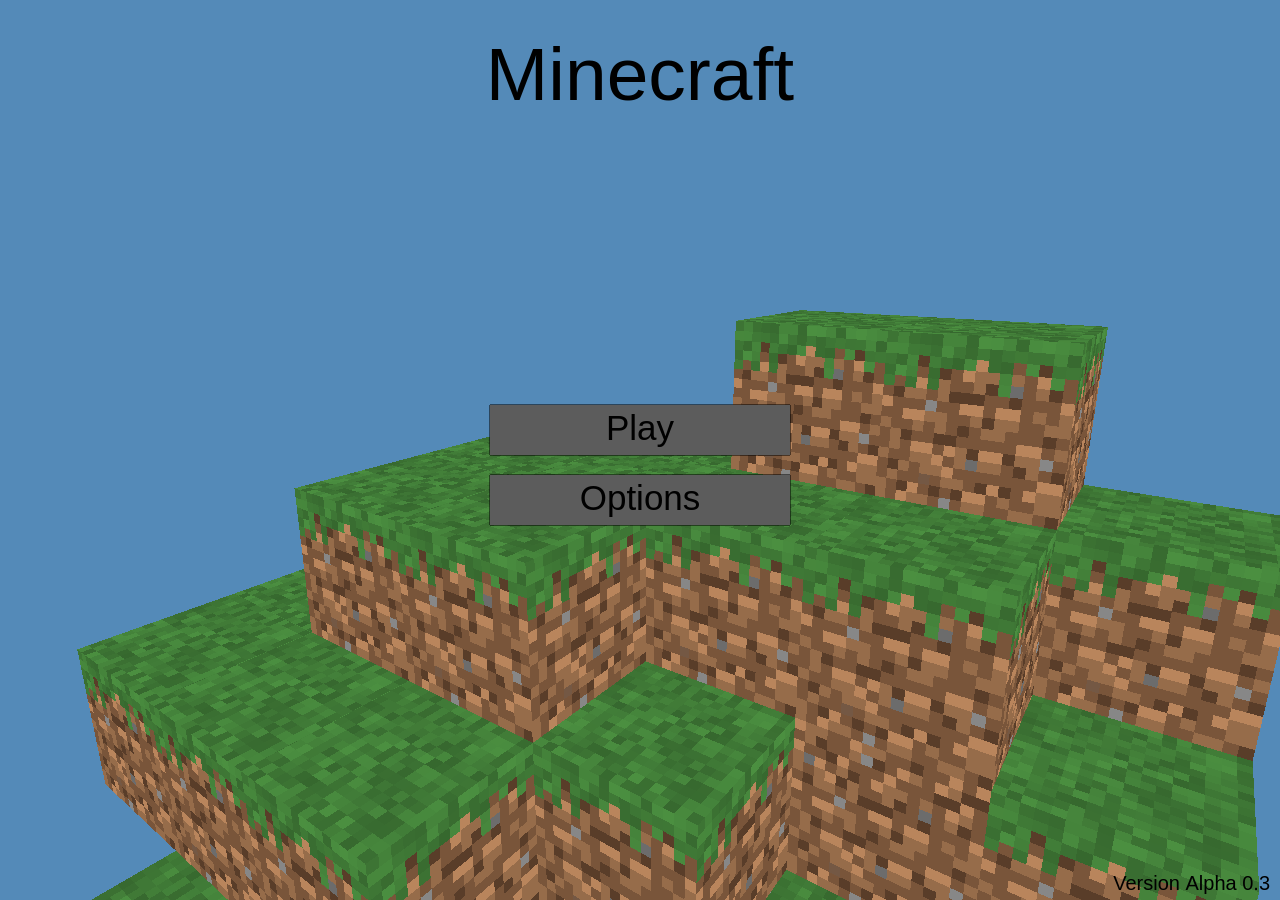
<file: xD.html>
<!DOCTYPE html>
<!--
Controls:
    
 * Right-click (or ctrl click for mac users) - place block
 * Left-click - remove block
 * Q - sprint
 * Delete - Forced restart (wipes the world and changes seeds)
 * T - Reload Textures
 * W - walk forward
 * S - walk backward
 * A - walk left
 * D - walk right
 * E - open inventory
 * B - toggle super Breaker
 * Z - Zoom
 * X - Quake Pro FOV (Z to return to normal)
 * Arrow Keys - look around
 * P or Esc - pause/unpause
 * 1-9 navigate hotbar
 * Spacebar - jump
 * Double jump - toggle flight
 * Shift (flying) - fly down
 * Space (flying) - fly up
 * ;  -  Release the pointer without pausing (for screenshots)
-->

<html>

<head>
  <meta charset="utf-8">
  <title>Minecraft</title>
</head>
<style>
  body {
    overflow: hidden;
    /* Hide scrollbars */
  }
</style>

<body>
  <canvas id="overlay" tabindex="0" width="600" height="600" style="position: absolute; top: 0px; left: 0px"></canvas>
  <script>
    var canvas = document.getElementById("overlay");
    var ctx = canvas.getContext("2d");
    ctx.canvas.width = window.innerWidth;
    ctx.canvas.height = window.innerHeight;
    /* Set this text editor to max width by copying this into the JS console:
    document.getElementsByClassName("_1chbfei")[0].setAttribute('style', 'max-width: 100vw !important');
    */
    var delag = function(f) {
      delag.stripDetection = delag.stripDetection || function(s) {
        var outLines = [];
        var lines = s.split("\n");
        for (var i = 0; i < lines.length; i++) {
          if (!lines[i].includes("KAInfiniteLoopProtect")) {
            outLines.push(lines[i]);
          }
        }
        return outLines.join("\n");
      };
      var str = delag.stripDetection(f.toString());
      /* Copied from Element118 delag() function: */
      return Object.constructor('return (function(__env__) {return ' + str + ';});')()(this);
    };
    var MathGlob = Math;
    var init = delag(function() {
      var Math = MathGlob;
      var setPixel, getPixels;
      var textures = {
        grassTop: function(n) {
          var r = 0,
            g = 0,
            b = 0,
            d = 0;
          for (var x = 0; x < 16; x++) {
            for (var y = 0; y < 16; y++) {
              d = Math.random() * 0.25 + 0.65;
              r = 0x54 * d;
              g = 0xa0 * d;
              b = 0x48 * d;
              setPixel(n, x, y, r, g, b);
            }
          }
        },
        grassSide: function(n) {
          var r = 0,
            g = 0,
            b = 0,
            d = 0;
          var pix = getPixels("[base64]");
          for (var i = 0; i < pix.length; i += 4) {
            setPixel(n, (i >> 2) & 15, i >> 6, pix[i], pix[i + 1], pix[i + 2], pix[i + 3]);
          }
          for (var x = 0; x < 16; x++) {
            var m = Math.random() * 4 + 1;
            for (var y = 0; y < m; y++) {
              d = Math.random() * 0.25 + 0.65;
              r = 0x54 * d;
              g = 0xa0 * d;
              b = 0x48 * d;
              setPixel(n, x, y, r, g, b);
            }
          }
        },
        leaves: function(n) {
          var r = 0,
            g = 0,
            b = 0,
            a = 0;
          for (var x = 0; x < 16; x++) {
            for (var y = 0; y < 16; y++) {
              r = 0;
              g = Math.floor(Math.random() * 30 + 100);
              b = Math.floor(Math.random() * 30);
              if (Math.random() < 0.35) {
                a = 0;
              } else {
                a = 255;
              }
              setPixel(n, x, y, r, g, b, a);
            }
          }
        },
        oakPlanks: function(n) {
          var r = 0;
          for (var y = 0; y < 16; y++) {
            var a = (y & 3) === 3 ? 0.7 : 1;
            var d = (y & 7) < 3 && a === 1 ? 0.85 : 1;
            for (var x = 0; x < 16; x++) {
              var mid = x === 8 && (y & 7) > 3 && a === 1 ? 0.85 : 1;
              var rit = x === 15 && (y & 7) < 3 && a === 1 ? 0.85 : 1;
              r = (Math.random() * 0.1 + 0.9) * a * mid * rit;
              setPixel(n, x, y, 190 * r, 154 * r, 96 * r);
            }
          }
        },
        hitbox: function(n) {
          for (var x = 0; x < 16; x++) {
            for (var y = 0; y < 16; y++) {
              setPixel(n, x, y, 0, 0, 0, 255);
            }
          }
        },
        dirt: "[base64]",
        stone: "[base64]",
        logSide: "[base64]",
        logTop: "[base64]",
        bedrock: "[base64]",
        glass: "[base64]",
        cobblestone: "[base64]",
        mossyCobble: "[base64]",
        stoneBricks: "[base64]",
        mossyStoneBricks: "[base64]",
        bricks: "[base64]",
        coalOre: "[base64]",
        ironOre: "[base64]",
        goldOre: "[base64]",
        diamondOre: "[base64]",
        redstoneOre: "[base64]",
        lapisOre: "[base64]",
        emeraldOre: "[base64]",
        coalBlock: "[base64]",
        ironBlock: "[base64]",
        goldBlock: "[base64]",
        diamondBlock: "[base64]",
        redstoneBlock: "[base64]",
        lapisBlock: "[base64]",
        emeraldBlock: "[base64]",
        tntTop: "[base64]",
        tntSides: "[base64]",
        tntBottom: "[base64]",
        acaciaLogSide: "[base64]",
        acaciaLogTop: "[base64]",
        acaciaPlanks: "[base64]",
        birchLogSide: "[base64]",
        birchLogTop: "[base64]",
        birchPlanks: "[base64]",
        darkOakLogSide: "[base64]",
        darkOakLogTop: "[base64]",
        darkOakPlanks: "[base64]",
        jungleLogSide: "[base64]",
        jungleLogTop: "[base64]",
        junglePlanks: "[base64]",
        spruceLogSide: "[base64]",
        spruceLogTop: "[base64]",
        sprucePlanks: "[base64]",
        sand: "[base64]",
        gravel: "[base64]",
        blackConcrete: "[base64]",
        blackWool: "[base64]",
        blueConcrete: "[base64]",
        blueWool: "[base64]",
        brownConcrete: "[base64]",
        brownWool: "[base64]",
        cyanConcrete: "[base64]",
        cyanWool: "[base64]",
        grayConcrete: "[base64]",
        grayWool: "[base64]",
        greenConcrete: "[base64]",
        greenWool: "[base64]",
        lightBlueConcrete: "[base64]",
        lightBlueWool: "[base64]",
        lightGrayConcrete: "[base64]",
        lightGrayWool: "[base64]",
        limeConcrete: "[base64]",
        limeWool: "[base64]",
        magentaConcrete: "[base64]",
        magentaWool: "[base64]",
        orangeConcrete: "[base64]",
        orangeWool: "[base64]",
        pinkConcrete: "[base64]",
        pinkWool: "[base64]",
        purpleConcrete: "[base64]",
        purpleWool: "[base64]",
        redConcrete: "[base64]",
        redWool: "[base64]",
        whiteConcrete: "[base64]",
        whiteWool: "[base64]",
        yellowConcrete: "[base64]",
        yellowWool: "[base64]",
      };
      var blockData = [{
          name: "air",
          id: 0,
          textures: [],
          transparent: true,
          shadow: false
        },
        {
          name: "grass",
          textures: ["dirt", "grassTop", "grassSide"]
        },
        {
          name: "dirt"
        },
        {
          name: "stone"
        },
        {
          name: "bedrock"
        },
        {
          name: "sand"
        },
        {
          name: "gravel"
        },
        {
          name: "leaves",
          transparent: true
        },
        {
          name: "glass",
          transparent: true,
          shadow: false
        },
        {
          name: "cobblestone"
        },
        {
          name: "mossyCobble"
        },
        {
          name: "stoneBricks"
        },
        {
          name: "mossyStoneBricks"
        },
        {
          name: "bricks"
        },
        {
          name: "coalOre"
        },
        {
          name: "ironOre"
        },
        {
          name: "goldOre"
        },
        {
          name: "diamondOre"
        },
        {
          name: "redstoneOre"
        },
        {
          name: "lapisOre"
        },
        {
          name: "emeraldOre"
        },
        {
          name: "coalBlock"
        },
        {
          name: "ironBlock"
        },
        {
          name: "goldBlock"
        },
        {
          name: "diamondBlock"
        },
        {
          name: "redstoneBlock"
        },
        {
          name: "lapisBlock"
        },
        {
          name: "emeraldBlock"
        },
        // { // I swear, if y'all don't stop asking about TNT every 5 minutes!
        //     name: "tnt",
        //     textures: ["tntBottom", "tntTop", "tntSides"]
        // },
        {
          name: "oakPlanks"
        },
        {
          name: "oakLog",
          textures: ["logTop", "logSide"],
        },
        {
          name: "acaciaPlanks"
        },
        {
          name: "acaciaLog",
          textures: ["acaciaLogTop", "acaciaLogSide"]
        },
        {
          name: "birchPlanks"
        },
        {
          name: "birchLog",
          textures: ["birchLogTop", "birchLogSide"]
        },
        {
          name: "darkOakPlanks"
        },
        {
          name: "darkOakLog",
          textures: ["darkOakLogTop", "darkOakLogSide"]
        },
        {
          name: "junglePlanks"
        },
        {
          name: "jungleLog",
          textures: ["jungleLogTop", "jungleLogSide"]
        },
        {
          name: "sprucePlanks"
        },
        {
          name: "spruceLog",
          textures: ["spruceLogTop", "spruceLogSide"]
        },
        {
          name: "whiteWool"
        },
        {
          name: "orangeWool"
        },
        {
          name: "magentaWool"
        },
        {
          name: "lightBlueWool"
        },
        {
          name: "yellowWool"
        },
        {
          name: "limeWool"
        },
        {
          name: "pinkWool"
        },
        {
          name: "grayWool"
        },
        {
          name: "lightGrayWool"
        },
        {
          name: "cyanWool"
        },
        {
          name: "purpleWool"
        },
        {
          name: "blueWool"
        },
        {
          name: "brownWool"
        },
        {
          name: "greenWool"
        },
        {
          name: "redWool"
        },
        {
          name: "blackWool"
        },
        {
          name: "whiteConcrete"
        },
        {
          name: "orangeConcrete"
        },
        {
          name: "magentaConcrete"
        },
        {
          name: "lightBlueConcrete"
        },
        {
          name: "yellowConcrete"
        },
        {
          name: "limeConcrete"
        },
        {
          name: "pinkConcrete"
        },
        {
          name: "grayConcrete"
        },
        {
          name: "lightGrayConcrete"
        },
        {
          name: "cyanConcrete"
        },
        {
          name: "purpleConcrete"
        },
        {
          name: "blueConcrete"
        },
        {
          name: "brownConcrete"
        },
        {
          name: "greenConcrete"
        },
        {
          name: "redConcrete"
        },
        {
          name: "blackConcrete"
        },
      ];
      (function() {
        for (var i = 1; i < blockData.length; i++) {
          var data = blockData[i];
          data.id = i;
          if (!data.textures) {
            data.textures = [data.name, data.name, data.name, data.name, data.name, data.name];
          } else if (typeof data.textures === "string") {
            var texture = data.textures;
            data.textures = [texture, texture, texture, texture, texture, texture];
          } else if (data.textures.length === 3) {
            data.textures[3] = data.textures[2];
            data.textures[4] = data.textures[2];
            data.textures[5] = data.textures[2];
          } else if (data.textures.length === 2) {
            // Top and bottom are the first texture, sides are the second.
            data.textures[2] = data.textures[1];
            data.textures[3] = data.textures[2];
            data.textures[4] = data.textures[2];
            data.textures[5] = data.textures[2];
            data.textures[1] = data.textures[0];
          }
          data.transparent = data.transparent || false;
          data.shadow = data.shadow !== undefined ? data.shadow : true;
        }
      })();
      var win = window.parent;
      var doc = document;
      var console = win.console;
      var world;
      var newFloat32Array = function(arr) {
        return new Float32Array(arr);
      };
      var newInt32Array = function(arr) {
        return new Int32Array(arr);
      };
      var newUint32Array = function(arr) {
        return new Uint32Array(arr);
      };
      var newUint16Array = function(arr) {
        return new Uint16Array(arr);
      };
      var newUint8Array = function(arr) {
        return new Uint8Array(arr);
      };
      var seedHash;
      var hash = (function() {
        var seed = (Math.random() * 2100000000) | 0;
        var PRIME32_2 = 1883677709;
        var PRIME32_3 = 2034071983;
        var PRIME32_4 = 668265263;
        var PRIME32_5 = 374761393;
        seedHash = function(s) {
          seed = s | 0;
        };
        return function(x, y) {
          var h32 = 0;
          h32 = (seed + PRIME32_5) | 0;
          h32 += 8;
          h32 += Math.imul(x, PRIME32_3);
          h32 = Math.imul((h32 << 17) | (h32 >> (32 - 17)), PRIME32_4);
          h32 += Math.imul(y, PRIME32_3);
          h32 = Math.imul((h32 << 17) | (h32 >> (32 - 17)), PRIME32_4);
          h32 ^= h32 >> 15;
          h32 *= PRIME32_2;
          h32 ^= h32 >> 13;
          h32 *= PRIME32_3;
          h32 ^= h32 >> 16;
          return h32 / 2147483647;
        };
      })();
      var worldSeed;
      //The noise and random functions are copied from the processing.js source code; these others are polyfills made by me to avoid needing to remove all the pjs draw calls
      var currentRandom = null;

      function Marsaglia(i1, i2) {
        // from http://www.math.uni-bielefeld.de/~sillke/ALGORITHMS/random/marsaglia-c
        var z = i1 || 362436069,
          w = i2 || 521288629;
        var nextInt = function() {
          z = (36969 * (z & 65535) + (z >>> 16)) & 0xFFFFFFFF;
          w = (18000 * (w & 65535) + (w >>> 16)) & 0xFFFFFFFF;
          return (((z & 0xFFFF) << 16) | (w & 0xFFFF)) & 0xFFFFFFFF;
        };
        this.nextDouble = function() {
          var i = nextInt() / 4294967296;
          return i < 0 ? 1 + i : i;
        };
        this.nextInt = nextInt;
      }
      var randomSeed = function(seed) {
        currentRandom = (new Marsaglia(seed)).nextDouble;
      }
      var random = function(min, max) {
        if (!max) {
          if (min) {
            max = min;
            min = 0;
          } else {
            min = 0;
            max = 1;
          }
        }
        return currentRandom() * (max - min) + min;
      }
      var noiseProfile = {
        generator: undefined,
        octaves: 4,
        fallout: 0.5,
        seed: undefined
      };

      function PerlinNoise(seed) {
        var rnd = seed !== undefined ? new Marsaglia(seed) : Marsaglia.createRandomized();
        var i, j;
        // http://www.noisemachine.com/talk1/17b.html
        // http://mrl.nyu.edu/~perlin/noise/
        // generate permutation
        var perm = new Uint8Array(512);
        for (i = 0; i < 256; ++i) {
          perm[i] = i;
        }
        for (i = 0; i < 256; ++i) {
          var t = perm[j = rnd.nextInt() & 0xFF];
          perm[j] = perm[i];
          perm[i] = t;
        }
        // copy to avoid taking mod in perm[0];
        for (i = 0; i < 256; ++i) {
          perm[i + 256] = perm[i];
        }

        function grad3d(i, x, y, z) {
          var h = i & 15; // convert into 12 gradient directions
          var u = h < 8 ? x : y,
            v = h < 4 ? y : h === 12 || h === 14 ? x : z;
          return ((h & 1) === 0 ? u : -u) + ((h & 2) === 0 ? v : -v);
        }

        function grad2d(i, x, y) {
          var v = (i & 1) === 0 ? x : y;
          return (i & 2) === 0 ? -v : v;
        }

        function grad1d(i, x) {
          return (i & 1) === 0 ? -x : x;
        }

        function lerp(t, a, b) {
          return a + t * (b - a);
        }
        this.noise3d = function(x, y, z) {
          var X = Math.floor(x) & 255,
            Y = Math.floor(y) & 255,
            Z = Math.floor(z) & 255;
          x -= Math.floor(x);
          y -= Math.floor(y);
          z -= Math.floor(z);
          var fx = (3 - 2 * x) * x * x,
            fy = (3 - 2 * y) * y * y,
            fz = (3 - 2 * z) * z * z;
          var p0 = perm[X] + Y,
            p00 = perm[p0] + Z,
            p01 = perm[p0 + 1] + Z,
            p1 = perm[X + 1] + Y,
            p10 = perm[p1] + Z,
            p11 = perm[p1 + 1] + Z;
          return lerp(fz,
            lerp(fy, lerp(fx, grad3d(perm[p00], x, y, z), grad3d(perm[p10], x - 1, y, z)),
              lerp(fx, grad3d(perm[p01], x, y - 1, z), grad3d(perm[p11], x - 1, y - 1, z))),
            lerp(fy, lerp(fx, grad3d(perm[p00 + 1], x, y, z - 1), grad3d(perm[p10 + 1], x - 1, y, z - 1)),
              lerp(fx, grad3d(perm[p01 + 1], x, y - 1, z - 1), grad3d(perm[p11 + 1], x - 1, y - 1, z - 1))));
        };
        this.noise2d = function(x, y) {
          var X = Math.floor(x) & 255,
            Y = Math.floor(y) & 255;
          x -= Math.floor(x);
          y -= Math.floor(y);
          var fx = (3 - 2 * x) * x * x,
            fy = (3 - 2 * y) * y * y;
          var p0 = perm[X] + Y,
            p1 = perm[X + 1] + Y;
          return lerp(fy,
            lerp(fx, grad2d(perm[p0], x, y), grad2d(perm[p1], x - 1, y)),
            lerp(fx, grad2d(perm[p0 + 1], x, y - 1), grad2d(perm[p1 + 1], x - 1, y - 1)));
        };
        this.noise1d = function(x) {
          var X = Math.floor(x) & 255;
          x -= Math.floor(x);
          var fx = (3 - 2 * x) * x * x;
          return lerp(fx, grad1d(perm[X], x), grad1d(perm[X + 1], x - 1));
        };
      }
      var noiseSeed = function(seed) {
        noiseProfile.seed = seed;
        noiseProfile.generator = undefined;
      };
      var noise = function(x, y, z) {
        if (noiseProfile.generator === undefined) {
          // caching
          noiseProfile.generator = new PerlinNoise(noiseProfile.seed);
        }
        var generator = noiseProfile.generator;
        var effect = 1,
          k = 1,
          sum = 0;
        for (var i = 0; i < noiseProfile.octaves; ++i) {
          effect *= noiseProfile.fallout;
          switch (arguments.length) {
            case 1:
              sum += effect * (1 + generator.noise1d(k * x)) / 2;
              break;
            case 2:
              sum += effect * (1 + generator.noise2d(k * x, k * y)) / 2;
              break;
            case 3:
              sum += effect * (1 + generator.noise3d(k * x, k * y, k * z)) / 2;
              break;
          }
          k *= 2;
        }
        return sum;
      };
      var PVector = function(x, y, z) {
        this.x = x;
        this.y = y;
        this.z = z;
        this.set = function(x, y, z) {
          if (y === undefined) {
            this.x = x.x;
            this.y = x.y;
            this.z = x.z;
          } else {
            this.x = x;
            this.y = y;
            this.z = z;
          }
        }
        this.normalize = function() {
          var mag = Math.sqrt(this.x * this.x + this.y * this.y + this.z * this.z);
          this.x /= mag;
          this.y /= mag;
          this.z /= mag;
        }
        this.add = function(v) {
          this.x += v.x;
          this.y += v.y;
          this.z += v.z;
        }
        this.mult = function(m) {
          this.x *= m;
          this.y *= m;
          this.z *= m;
        }
      }
      var rect = function(x, y, w, h) {
        ctx.fillRect(x, y, w, h);
      }
      var fill = function(r, g, b) {
        if (g === undefined) {
          g = r;
          b = r;
        }
        ctx.fillStyle = "rgb(" + r + ", " + g + ", " + b + ")"
      }
      var stroke = function(r, g, b) {
        if (g === undefined) {
          g = r;
          b = r;
        }
        ctx.strokeStyle = "rgb(" + r + ", " + g + ", " + b + ")"
      }
      var line = function(x1, y1, x2, y2) {
        ctx.moveTo(x1, y1);
        ctx.lineTo(x2, y2);
      }

      function fastText(txt, x, y, h) {
        h = h || 0;
        var lines = txt.split("\n");
        for (var i = 0; i < lines.length; i++) {
          ctx.fillText(lines[i], x, y + h * i);
        }
      }

      function textSize(size) {
        ctx.font = size + 'px Sans-Serif';
      }
      var text = fastText;
      var strokeWeight = function(num) {
        ctx.lineWidth = num;
      }
      var HAND = "pointer";
      var CROSS = "crosshair";
      var LEFT = 37,
        UP = 38,
        RIGHT = 39,
        DOWN = 40;
      var cursor = function(type) {
        canvas.style.cursor = type;
      }
      randomSeed(Math.random() * 10000000 | 0); {
        var fov = 70; // Field of view in degrees
        var version = "Alpha 0.3";
        var reach = 5; // Max distance player can place or break blocks
        var blockIds = {};
        blockData.forEach(function(block) {
          blockIds[block.name] = block.id;
        });
        var currentFov, targetFov, fovTime;
        var renderDistance;
        var generatedChunks;
        var mouseX, mouseY;
        var width = window.innerWidth;
        var height = window.innerHeight;
        var generator = {
          height: 80,
          smooth: 0.01,
        };
        var maxHeight = 255;
        var blockOutlines = false;
        var blockFill = true;
        var updateHUD = true;
        var textureMap;
        var textureCoords;
        var texCoordsBuffers;
        var bigArray = bigArray || newFloat32Array(200000);
        var screen;
        angleMode = "radians";
        var hitBox = {};
        var holding = 0;
        var Key = {};
        var g;
        var modelView = modelView || newFloat32Array(16);
        var glCache;
        var nearH;
        var freezeFrame = 0;
        var p;
        var vec1 = new PVector(),
          vec2 = new PVector(),
          vec3 = new PVector(),
          vec4 = new PVector();
        var move = {
          x: 0,
          y: 0,
          z: 0,
          ang: Math.sqrt(0.5),
        };
        var p2 = {
          x: 0,
          y: 0,
          z: 0,
        };
        var place, pauseIMG;
        var inventory = {
          hotbar: [1, 2, 3, 4, 5, 6, 7, 8, 9],
          main: [],
          hotbarSlot: 0,
          size: 40,
          holding: 0
        };
      } //Globals
      function play() {
        screen = "play";
        getPointer();
        fill(255, 255, 255);
        textSize(10);
        p.lastBreak = Date.now();
        updateHUD = true;
        gl.clearColor(84 / 255, 138 / 255, 184 / 255, 1.0);
      }
      var gl;

      function getPointer() {
        if (canvas.requestPointerLock) {
          canvas.requestPointerLock();
        }
      }

      function releasePointer() {
        if (doc.exitPointerLock) {
          doc.exitPointerLock();
        }
      }
      var Block = {
        top: 0x4,
        bottom: 0x8,
        north: 0x20,
        south: 0x10,
        east: 0x2,
        west: 0x1,
      };
      var Sides = {
        top: 0,
        bottom: 1,
        north: 2,
        south: 3,
        east: 4,
        west: 5
      };
      //GLSL Shader code
      {
        var vertexShaderSrc3D = "" +
          "varying float vShadow;" +
          "attribute vec3 aVertex;" +
          "attribute vec2 aTexture;" +
          "attribute float aShadow;" +
          "varying   vec2 vTexture;" +
          "uniform vec4 uColor;" +
          "uniform mat4 uView;" +
          "uniform mat4 uProjection;" +
          "uniform bool uEdge;" +
          "void main(void) {" +
          "  vTexture = aTexture;" +
          "  vShadow = aShadow > 0.0 ? aShadow : 1.0;" +
          "  gl_Position = uView * vec4( aVertex, 1.0 );" +
          //"  vShadow = 1.0;"+// - gl_Position.z / 10000.0;" +
          "}";
        var fragmentShaderSrc3D = "" +
          "#ifdef GL_FRAGMENT_PRECISION_HIGH\n" +
          "  precision highp float;\n" +
          "#else\n" +
          "  precision mediump float;\n" +
          "#endif\n" +
          "varying float vShadow;" +
          "uniform sampler2D uSampler;" +
          "varying vec2 vTexture;" +
          "void main(void){" +
          "  vec4 color = texture2D(uSampler, vTexture);" +
          "  gl_FragColor = vec4(color.rgb * vShadow, color.a);" +
          "  if (gl_FragColor.a == 0.0) discard;" +
          "}";
      }
      var createProgramObject = function(curContext, vetexShaderSource, fragmentShaderSource) {
        var vertexShaderObject = curContext.createShader(curContext.VERTEX_SHADER);
        curContext.shaderSource(vertexShaderObject, vetexShaderSource);
        curContext.compileShader(vertexShaderObject);
        if (!curContext.getShaderParameter(vertexShaderObject, curContext.COMPILE_STATUS)) {
          throw curContext.getShaderInfoLog(vertexShaderObject);
        }
        var fragmentShaderObject = curContext.createShader(curContext.FRAGMENT_SHADER);
        curContext.shaderSource(fragmentShaderObject, fragmentShaderSource);
        curContext.compileShader(fragmentShaderObject);
        if (!curContext.getShaderParameter(fragmentShaderObject, curContext.COMPILE_STATUS)) {
          throw curContext.getShaderInfoLog(fragmentShaderObject);
        }
        var programObject = curContext.createProgram();
        curContext.attachShader(programObject, vertexShaderObject);
        curContext.attachShader(programObject, fragmentShaderObject);
        curContext.linkProgram(programObject);
        if (!curContext.getProgramParameter(programObject, curContext.LINK_STATUS)) {
          throw "Error linking shaders.";
        }
        return programObject;
      };
      var programObject3D;
      /*
      var boxVerts = newFloat32Array([
          0.5,  0.5, -0.5,  0.5, -0.5, -0.5, -0.5, -0.5, -0.5, -0.5, -0.5, -0.5, -0.5,  0.5, -0.5,  0.5,  0.5, -0.5,//South
          0.5,  0.5,  0.5, -0.5,  0.5,  0.5, -0.5, -0.5,  0.5, -0.5, -0.5,  0.5,  0.5, -0.5,  0.5,  0.5,  0.5,  0.5,//North
          0.5,  0.5, -0.5,  0.5,  0.5,  0.5,  0.5, -0.5,  0.5,  0.5, -0.5,  0.5,  0.5, -0.5, -0.5,  0.5,  0.5, -0.5,//East
          0.5, -0.5, -0.5,  0.5, -0.5,  0.5, -0.5, -0.5,  0.5, -0.5, -0.5,  0.5, -0.5, -0.5, -0.5,  0.5, -0.5, -0.5,//Bottom
         -0.5, -0.5, -0.5, -0.5, -0.5,  0.5, -0.5,  0.5,  0.5, -0.5,  0.5,  0.5, -0.5,  0.5, -0.5, -0.5, -0.5, -0.5,//West
          0.5,  0.5,  0.5,  0.5,  0.5, -0.5, -0.5,  0.5, -0.5, -0.5,  0.5, -0.5, -0.5,  0.5,  0.5,  0.5,  0.5,  0.5 //Top
      ]);
       var sideFaceVerts = { //Must use GL_TRIANGLES for these
          south:  newFloat32Array([0.5,  0.5, -0.5,  0.5, -0.5, -0.5, -0.5, -0.5, -0.5, -0.5, -0.5, -0.5, -0.5,  0.5, -0.5,  0.5,  0.5, -0.5]),
          north:  newFloat32Array([0.5,  0.5,  0.5, -0.5,  0.5,  0.5, -0.5, -0.5,  0.5, -0.5, -0.5,  0.5,  0.5, -0.5,  0.5,  0.5,  0.5,  0.5]),
          east:   newFloat32Array([0.5,  0.5, -0.5,  0.5,  0.5,  0.5,  0.5, -0.5,  0.5,  0.5, -0.5,  0.5,  0.5, -0.5, -0.5,  0.5,  0.5, -0.5]),
          top: newFloat32Array([0.5, -0.5, -0.5,  0.5, -0.5,  0.5, -0.5, -0.5,  0.5, -0.5, -0.5,  0.5, -0.5, -0.5, -0.5,  0.5, -0.5, -0.5]),
          west:  newFloat32Array([-0.5, -0.5, -0.5, -0.5, -0.5,  0.5, -0.5,  0.5,  0.5, -0.5,  0.5,  0.5, -0.5,  0.5, -0.5, -0.5, -0.5, -0.5]),
          bottom:    newFloat32Array([0.5,  0.5,  0.5,  0.5,  0.5, -0.5, -0.5,  0.5, -0.5, -0.5,  0.5, -0.5, -0.5,  0.5,  0.5,  0.5,  0.5,  0.5])
      };*/
      var sideEdgeVerts = [
        newFloat32Array([-0.5, -0.5, -0.5, 0.5, -0.5, -0.5, 0.5, -0.5, 0.5, -0.5, -0.5, 0.5]), //top
        newFloat32Array([-0.5, 0.5, -0.5, -0.5, 0.5, 0.5, 0.5, 0.5, 0.5, 0.5, 0.5, -0.5]), //bottom
        newFloat32Array([0.5, 0.5, 0.5, -0.5, 0.5, 0.5, -0.5, -0.5, 0.5, 0.5, -0.5, 0.5]), //north
        newFloat32Array([-0.5, 0.5, -0.5, 0.5, 0.5, -0.5, 0.5, -0.5, -0.5, -0.5, -0.5, -0.5]), //south
        newFloat32Array([0.5, 0.5, -0.5, 0.5, 0.5, 0.5, 0.5, -0.5, 0.5, 0.5, -0.5, -0.5]), //east
        newFloat32Array([-0.5, 0.5, 0.5, -0.5, 0.5, -0.5, -0.5, -0.5, -0.5, -0.5, -0.5, 0.5]) //west
      ];
      var indexOrder;
      (function() {
        var arr = [];
        for (var i = 0; i < 20000; i++) {
          arr.push(0 + i * 4, 1 + i * 4, 2 + i * 4, 0 + i * 4, 2 + i * 4, 3 + i * 4);
        }
        indexOrder = newUint32Array(arr);
      })();
      var boxOutlineVerts = newFloat32Array([
        0.5, 0.5, 0.5, 0.5, -0.5, 0.5, 0.5, 0.5, -0.5, 0.5, -0.5, -0.5,
        -0.5, 0.5, -0.5, -0.5, -0.5, -0.5, -0.5, 0.5, 0.5, -0.5, -0.5, 0.5,
        0.5, 0.5, 0.5, 0.5, 0.5, -0.5, 0.5, 0.5, -0.5, -0.5, 0.5, -0.5,
        -0.5, 0.5, -0.5, -0.5, 0.5, 0.5, -0.5, 0.5, 0.5, 0.5, 0.5, 0.5,
        0.5, -0.5, 0.5, 0.5, -0.5, -0.5, 0.5, -0.5, -0.5, -0.5, -0.5, -0.5,
        -0.5, -0.5, -0.5, -0.5, -0.5, 0.5, -0.5, -0.5, 0.5, 0.5, -0.5, 0.5
      ]);
      var boxVerts = [
        [0.5, -0.5, -0.5, 0.5, -0.5, 0.5, -0.5, -0.5, 0.5, -0.5, -0.5, 0.5, -0.5, -0.5, -0.5, 0.5, -0.5, -0.5], //top
        [0.5, 0.5, 0.5, 0.5, 0.5, -0.5, -0.5, 0.5, -0.5, -0.5, 0.5, -0.5, -0.5, 0.5, 0.5, 0.5, 0.5, 0.5], //bottom
        [0.5, 0.5, 0.5, -0.5, 0.5, 0.5, -0.5, -0.5, 0.5, -0.5, -0.5, 0.5, 0.5, -0.5, 0.5, 0.5, 0.5, 0.5], //north
        [0.5, 0.5, -0.5, 0.5, -0.5, -0.5, -0.5, -0.5, -0.5, -0.5, -0.5, -0.5, -0.5, 0.5, -0.5, 0.5, 0.5, -0.5], //south
        [0.5, 0.5, -0.5, 0.5, 0.5, 0.5, 0.5, -0.5, 0.5, 0.5, -0.5, 0.5, 0.5, -0.5, -0.5, 0.5, 0.5, -0.5], //east
        [-0.5, -0.5, -0.5, -0.5, -0.5, 0.5, -0.5, 0.5, 0.5, -0.5, 0.5, 0.5, -0.5, 0.5, -0.5, -0.5, -0.5, -0.5], //west
      ];
      var hexagonVerts;
      var blockIcons;
      (function() {
        var side = Math.sqrt(3) / 2;
        hexagonVerts = newFloat32Array([
          0, 1, 1, side, 0.5, 1, 0, 0, 1, -side, 0.5, 1,
          0, 0, 1, side, 0.5, 1, side, -0.5, 1, 0, -1, 1,
          -side, 0.5, 1, 0, 0, 1, 0, -1, 1, -side, -0.5, 1
        ]);
      })();

      function genIcons() {
        blockIcons = [null];
        var texOrder = [1, 2, 2];
        var shadows = [1, 0.4, 0.7];
        var scale = 0.16 / height * inventory.size;
        for (var i = 1; i < blockData.length; i++) {
          var data = [];
          var block = blockData[i];
          console.log(block.name)
          for (var j = 0; j < 12; j++) {
            data.push(hexagonVerts[j * 3 + 0] * scale);
            data.push(hexagonVerts[j * 3 + 1] * scale);
            data.push(0.1666666);
            data.push(textureCoords[textureMap[block.textures[texOrder[Math.floor(j / 4)]]]][(j * 2 + 0) % 8]);
            data.push(textureCoords[textureMap[block.textures[texOrder[Math.floor(j / 4)]]]][(j * 2 + 1) % 8]);
            data.push(shadows[Math.floor(j / 4)]);
          }
          var buffer = gl.createBuffer();
          gl.bindBuffer(gl.ARRAY_BUFFER, buffer);
          gl.bufferData(gl.ARRAY_BUFFER, newFloat32Array(data), gl.STATIC_DRAW);
          blockIcons.push(buffer);
        }
      }

      function uniformf(cacheId, programObj, vrName, vrValue) {
        var vrLocation = glCache.locations[cacheId];
        if (vrLocation === undefined) {
          vrLocation = gl.getUniformLocation(programObj, vrName);
          glCache.locations[cacheId] = vrLocation;
        }
        // the variable won't be found if it was optimized out.
        if (vrLocation !== null) {
          if (vrValue.length === 4) {
            gl.uniform4fv(vrLocation, vrValue);
          } else if (vrValue.length === 3) {
            gl.uniform3fv(vrLocation, vrValue);
          } else if (vrValue.length === 2) {
            gl.uniform2fv(vrLocation, vrValue);
          } else {
            gl.uniform1f(vrLocation, vrValue);
          }
        }
      }

      function uniformi(cacheId, programObj, vrName, vrValue) {
        var vrLocation = glCache.locations[cacheId];
        if (vrLocation === undefined) {
          vrLocation = gl.getUniformLocation(programObj, vrName);
          glCache.locations[cacheId] = vrLocation;
        }
        // the variable won't be found if it was optimized out.
        if (vrLocation !== null) {
          if (vrValue.length === 4) {
            gl.uniform4iv(vrLocation, vrValue);
          } else if (vrValue.length === 3) {
            gl.uniform3iv(vrLocation, vrValue);
          } else if (vrValue.length === 2) {
            gl.uniform2iv(vrLocation, vrValue);
          } else {
            gl.uniform1i(vrLocation, vrValue);
          }
        }
      }

      function uniformMatrix(cacheId, programObj, vrName, transpose, matrix) {
        var vrLocation = glCache.locations[cacheId];
        if (vrLocation === undefined) {
          vrLocation = gl.getUniformLocation(programObj, vrName);
          glCache.locations[cacheId] = vrLocation;
        }
        gl.uniformMatrix4fv(vrLocation, transpose, matrix);
      }

      function vertexAttribPointer(cacheId, programObj, vrName, size, VBO) {
        var vrLocation = glCache.locations[cacheId];
        if (vrLocation === undefined) {
          vrLocation = gl.getAttribLocation(programObj, vrName);
          glCache.locations[cacheId] = vrLocation;
        }
        if (vrLocation !== -1) {
          gl.enableVertexAttribArray(vrLocation);
          gl.bindBuffer(gl.ARRAY_BUFFER, VBO);
          gl.vertexAttribPointer(vrLocation, size, gl.FLOAT, false, 0, 0);
        }
      }

      function disableVertexAttribArray(cacheId, programObj, vrName) {
        var vrLocation = glCache.attributes[cacheId];
        if (vrLocation === undefined) {
          vrLocation = gl.getAttribLocation(programObj, vrName);
          glCache.attributes[cacheId] = vrLocation;
        }
        if (vrLocation !== -1) {
          gl.disableVertexAttribArray(vrLocation);
        }
      }
      //Generate buffers for every block face and store them
      var sideEdgeBuffers;
      var indexBuffer;
      /** Matrix and Vector transformation methods **/
      //{
      var matrix = matrix || newFloat32Array(16);
      var projection = projection || newFloat32Array(16);

      function trans(matrix, x, y, z) {
        var a = matrix;
        a[3] += a[0] * x + a[1] * y + a[2] * z;
        a[7] += a[4] * x + a[5] * y + a[6] * z;
        a[11] += a[8] * x + a[9] * y + a[10] * z;
        a[15] += a[12] * x + a[13] * y + a[14] * z;
      }

      function rotX(matrix, angle) {
        // source = [1, 0, 0, 0, 0, c, -s, 0, 0, s, c, 0, 0, 0, 0, 1]
        var elems = matrix;
        var c = Math.cos(angle);
        var s = Math.sin(angle);
        var t = elems[1];
        elems[1] = t * c + elems[2] * s;
        elems[2] = t * -s + elems[2] * c;
        t = elems[5];
        elems[5] = t * c + elems[6] * s;
        elems[6] = t * -s + elems[6] * c;
        t = elems[9];
        elems[9] = t * c + elems[10] * s;
        elems[10] = t * -s + elems[10] * c;
        t = elems[13];
        elems[13] = t * c + elems[14] * s;
        elems[14] = t * -s + elems[14] * c;
      }

      function rotY(matrix, angle) {
        //source = c, 0, s, 0, 0, 1, 0, 0, -s, 0, c, 0, 0, 0, 0, 1
        var c = Math.cos(angle);
        var s = Math.sin(angle);
        var elems = matrix;
        var t = elems[0];
        elems[0] = t * c + elems[2] * -s;
        elems[2] = t * s + elems[2] * c;
        t = elems[4];
        elems[4] = t * c + elems[6] * -s;
        elems[6] = t * s + elems[6] * c;
        t = elems[8];
        elems[8] = t * c + elems[10] * -s;
        elems[10] = t * s + elems[10] * c;
        t = elems[12];
        elems[12] = t * c + elems[14] * -s;
        elems[14] = t * s + elems[14] * c;
      }

      function transpose(matrix) {
        var temp = matrix[4];
        matrix[4] = matrix[1];
        matrix[1] = temp;
        temp = matrix[8];
        matrix[8] = matrix[2];
        matrix[2] = temp;
        temp = matrix[6];
        matrix[6] = matrix[9];
        matrix[9] = temp;
        temp = matrix[3];
        matrix[3] = matrix[12];
        matrix[12] = temp;
        temp = matrix[7];
        matrix[7] = matrix[13];
        matrix[13] = temp;
        temp = matrix[11];
        matrix[11] = matrix[14];
        matrix[14] = temp;
      }

      function matMult() {
        //Multiply the projection matrix by the view matrix; this is optimized specifically for these matrices by removing terms that are always 0.
        var proj = projection;
        var view = modelView;
        matrix[0] = proj[0] * view[0];
        matrix[1] = proj[0] * view[1];
        matrix[2] = proj[0] * view[2];
        matrix[3] = proj[0] * view[3];
        matrix[4] = proj[5] * view[4];
        matrix[5] = proj[5] * view[5];
        matrix[6] = proj[5] * view[6];
        matrix[7] = proj[5] * view[7];
        matrix[8] = proj[10] * view[8] + proj[11] * view[12];
        matrix[9] = proj[10] * view[9] + proj[11] * view[13];
        matrix[10] = proj[10] * view[10] + proj[11] * view[14];
        matrix[11] = proj[10] * view[11] + proj[11] * view[15];
        matrix[12] = proj[14] * view[8];
        matrix[13] = proj[14] * view[9];
        matrix[14] = proj[14] * view[10];
        matrix[15] = proj[14] * view[11];
      }

      function copyArr(a, b) {
        for (var i = 0; i < a.length; i++) {
          b[i] = a[i];
        }
      }

      function FOV(fov) {
        var tang = Math.tan(fov * 0.5 * Math.PI / 180);
        var scale = 1 / tang;
        var near = 1;
        var far = 1000000;
        currentFov = fov;
        nearH = near * tang;
        projection[0] = scale / width * height;
        projection[5] = scale;
        projection[10] = -far / (far - near);
        projection[11] = -1;
        projection[14] = -far * near / (far - near);
        // Set the projecction matrix in the shader
        // copyArr(projection, matrix);
        // transpose(matrix);
        // uniformMatrix("projection3d", programObject3D, "uProjection", false, matrix);
      }

      function cross(v1, v2, result) {
        var x = v1.x,
          y = v1.y,
          z = v1.z,
          x2 = v2.x,
          y2 = v2.y,
          z2 = v2.z;
        result.x = y * z2 - y2 * z;
        result.y = z * x2 - z2 * x;
        result.z = x * y2 - x2 * y;
      }
      //}
      function Plane(nx, ny, nz) {
        this.dx = nx > 0 ? 16 : 0;
        this.dy = ny > 0;
        this.dz = nz > 0 ? 16 : 0;
        // Normal vector
        this.nx = nx;
        this.ny = ny;
        this.nz = nz;
      }
      Plane.prototype.set = Plane;

      function computeFrustum() {
        var X = vec1;
        X.x = p.direction.z;
        X.y = 0
        X.z = -p.direction.x;
        X.normalize();
        var Y = vec2;
        Y.set(p.direction);
        Y.mult(-1);
        cross(Y, X, Y);
        //Near plane (hoisted to outside the render loop to improve performance)
        // var x = p.x + p.direction.x;
        // var y = p.y + p.direction.y;
        // var z = p.z + p.direction.z;
        // p.frustum[0].set(x, y, z, p.direction.x, p.direction.y, p.direction.z);
        var aux = vec3;
        aux.set(Y);
        aux.mult(nearH);
        aux.add(p.direction);
        aux.normalize();
        cross(aux, X, aux);
        p.frustum[0].set(aux.x, aux.y, aux.z);
        aux.set(Y);
        aux.mult(-nearH);
        aux.add(p.direction);
        aux.normalize();
        cross(X, aux, aux);
        p.frustum[1].set(aux.x, aux.y, aux.z);
        aux.set(X);
        aux.mult(-nearH * width / height);
        aux.add(p.direction);
        aux.normalize();
        cross(aux, Y, aux);
        p.frustum[2].set(aux.x, aux.y, aux.z);
        aux.set(X);
        aux.mult(nearH * width / height);
        aux.add(p.direction);
        aux.normalize();
        cross(Y, aux, aux);
        p.frustum[3].set(aux.x, aux.y, aux.z);
      }
      var chunkVisible = function(x, y, z, maxY) {
        x -= 0.5;
        y -= 0.5;
        z -= 0.5;
        maxY += 0.5;
        var maxX = x + 16;
        var maxZ = z + 16;
        var px = 0,
          py = 0,
          pz = 0,
          plane = null;
        var cx = p.x,
          cy = p.y,
          cz = p.z;
        for (var i = 0; i < 4; i++) {
          plane = p.frustum[i];
          px = x + plane.dx;
          py = plane.dy ? maxY : y;
          pz = z + plane.dz;
          if ((px - cx) * plane.nx + (py - cy) * plane.ny + (pz - cz) * plane.nz < 0) {
            return false;
          }
        }
        return true;
      };
      var defaultModelView = newFloat32Array([-4, 0, 0, 0, 0, 4, 0, 0, 0, 0, -4, 0, 0, 0, 0, 1]);
      var initModelView = function(x, y, z, rx, ry) {
        copyArr(defaultModelView, modelView);
        rotX(modelView, rx);
        rotY(modelView, ry);
        trans(modelView, -x, -y, -z);
        matMult();
        transpose(matrix);
        uniformMatrix("view3d", programObject3D, "uView", false, matrix);
      };
      var tex;

      function getFaces(x, y, z) {
        return (p.x < x - 0.5) |
          (p.x > x + 0.5) << 1 |
          (p.y < y - 0.5) << 2 |
          (p.y > y + 0.5) << 3 |
          (p.z < z - 0.5) << 4 |
          (p.z > z + 0.5) << 5;
      }

      function rayTrace(x, y, z, sides) {
        x -= 0.5;
        y -= 0.5;
        z -= 0.5;
        var cf, cd = 1e9; //Closest face and distance
        var m; //Absolute distance to intersection point
        var ix, iy, iz; //Intersection coords
        //Top and bottom faces
        if (Block.top & sides && p.direction.y) {
          m = (y - p.y) / p.direction.y;
          ix = m * p.direction.x + p.x;
          iz = m * p.direction.z + p.z;
          if (m > 0 && m < cd && ix >= x && ix <= x + 1 && iz >= z && iz <= z + 1) {
            cd = m; //Ray crosses top face
            cf = "top";
          }
        }
        y += 1;
        if (Block.bottom & sides && p.direction.y) {
          m = (y - p.y) / p.direction.y;
          ix = m * p.direction.x + p.x;
          iz = m * p.direction.z + p.z;
          if (m > 0 && m < cd && ix >= x && ix <= x + 1 && iz >= z && iz <= z + 1) {
            cd = m;
            cf = "bottom";
          }
        }
        y -= 1;
        //West and East faces
        if (Block.west & sides && p.direction.x) {
          m = (x - p.x) / p.direction.x;
          iy = m * p.direction.y + p.y;
          iz = m * p.direction.z + p.z;
          if (m > 0 && m < cd && iy >= y && iy <= y + 1 && iz >= z && iz <= z + 1) {
            cd = m;
            cf = "west";
          }
        }
        x += 1;
        if (Block.east & sides && p.direction.x) {
          m = (x - p.x) / p.direction.x;
          iy = m * p.direction.y + p.y;
          iz = m * p.direction.z + p.z;
          if (m > 0 && m < cd && iy >= y && iy <= y + 1 && iz >= z && iz <= z + 1) {
            cd = m;
            cf = "east";
          }
        }
        x -= 1;
        //South and North faces
        if (Block.south & sides && p.direction.z) {
          m = (z - p.z) / p.direction.z;
          ix = m * p.direction.x + p.x;
          iy = m * p.direction.y + p.y;
          if (m > 0 && m < cd && ix >= x && ix <= x + 1 && iy >= y && iy <= y + 1) {
            cd = m;
            cf = "south";
          }
        }
        z += 1;
        if (Block.north & sides && p.direction.z) {
          m = (z - p.z) / p.direction.z;
          ix = m * p.direction.x + p.x;
          iy = m * p.direction.y + p.y;
          if (m > 0 && m < cd && ix >= x && ix <= x + 1 && iy >= y && iy <= y + 1) {
            cd = m;
            cf = "north";
          }
        }
        return [cd, cf];
      }

      function runRayTrace(x, y, z, faces) {
        var block = world.getBlock(x, y, z);
        if (block) {
          var rt = rayTrace(x, y, z, faces);
          if (rt[1] && rt[0] < hitBox.closest) {
            hitBox.closest = rt[0];
            hitBox.face = rt[1];
            hitBox.pos = [x, y, z];
          }
        }
      }

      function lookingAt() {
        // Checks blocks in front of the player to see which one they're looking at
        hitBox.pos = null;
        hitBox.closest = 1e9;
        var pd = p.direction;
        // Target block
        var tx = Math.round(pd.x * reach + p.x);
        var ty = Math.round(pd.y * reach + p.y);
        var tz = Math.round(pd.z * reach + p.z);
        var minX = p2.x;
        var maxX = 0;
        var minY = p2.y;
        var maxY = 0;
        var minZ = p2.z;
        var maxZ = 0;
        var faces = getFaces(tx, ty, tz);
        for (var i = 1; i < reach + 1; i++) {
          if (i > reach) {
            i = reach;
          }
          maxX = Math.round(p.x + pd.x * i);
          maxY = Math.round(p.y + pd.y * i);
          maxZ = Math.round(p.z + pd.z * i);
          if (maxX === minX && maxY === minY && maxZ === minZ) {
            continue;
          }
          if (minX !== maxX) {
            if (minY !== maxY) {
              if (minZ !== maxZ) {
                runRayTrace(maxX, maxY, maxZ, faces);
              }
              runRayTrace(maxX, maxY, minZ, faces);
            }
            if (minZ !== maxZ) {
              runRayTrace(maxX, minY, maxZ, faces);
            }
            runRayTrace(maxX, minY, minZ, faces);
          }
          if (minY !== maxY) {
            if (minZ !== maxZ) {
              runRayTrace(minX, maxY, maxZ, faces);
            }
            runRayTrace(minX, maxY, minZ, faces);
          }
          if (minZ !== maxZ) {
            runRayTrace(minX, minY, maxZ, faces);
          }
          if (hitBox.pos) {
            return; //The ray has collided; it can't possibly find a closer collision now
          }
          minZ = maxZ;
          minY = maxY;
          minX = maxX;
        }
      }
      var inBox = function(x, y, z, w, h, d) {
        var iy = y - h / 2 - p.topH;
        var ih = h + p.bottomH + p.topH;
        var ix = x - w / 2 - p.w;
        var iw = w + p.w * 2;
        var iz = z - d / 2 - p.w;
        var id = d + p.w * 2;
        return (p.x > ix && p.y > iy && p.z > iz && p.x < ix + iw && p.y < iy + ih && p.z < iz + id);
      };
      var boxCollision = function(x, y, z, w, h, d, vx, vy, vz, dt) {
        if (inBox(x, y, z, w, h, d)) {
          if (vx) {
            p.x -= p.velocity.x * dt;
            p.velocity.x = 0;
          } else if (vz) {
            p.z -= p.velocity.z * dt;
            p.velocity.z = 0;
          } else if (vy > 0) {
            p.y -= p.velocity.y * dt;
            p.velocity.y = 0;
          } else {
            p.y = (y - h / 2 - p.topH) + (h + p.bottomH + p.topH);
            p.onGround = true;
            p.velocity.y = 0;
          }
        }
      };
      var contacts = {
        array: [],
        size: 0,
        add: function(x, y, z) {
          if (this.size === this.array.length) {
            this.array.push([x, y, z]);
          } else {
            this.array[this.size][0] = x;
            this.array[this.size][1] = y;
            this.array[this.size][2] = z;
          }
          this.size++;
        },
        clear: function() {
          this.size = 0;
        }
      };
      var resolveContactsAndUpdatePosition = function() {
        var minX = p2.x - 1;
        var maxX = p2.x + 1;
        var minY = p2.y - 2;
        var maxY = p2.y + 1;
        var minZ = p2.z - 1;
        var maxZ = p2.z + 1;
        var wrld = world;
        var cont = contacts;
        var block = null;
        var player = p;
        for (var x = minX; x <= maxX; x++) {
          for (var y = minY; y <= maxY; y++) {
            for (var z = minZ; z <= maxZ; z++) {
              if (wrld.getBlock(x, y, z)) {
                cont.add(x, y, z);
              }
            }
          }
        }
        var dt = (win.performance.now() - p.lastUpdate) / 33;
        dt = dt > 2 ? 2 : dt;
        //Check collisions in the X direction
        player.x += player.velocity.x * dt;
        for (var i = 0; i < contacts.size; i++) {
          block = cont.array[i];
          boxCollision(block[0], block[1], block[2], 1, 1, 1, player.velocity.x, 0, 0, dt);
        }
        //Check collisions in the Y direction
        player.y += player.velocity.y * dt;
        for (var i = 0; i < contacts.size; i++) {
          block = cont.array[i];
          boxCollision(block[0], block[1], block[2], 1, 1, 1, 0, player.velocity.y, 0, dt);
        }
        //Check collisions in the Z direction
        player.z += player.velocity.z * dt;
        for (var i = 0; i < contacts.size; i++) {
          block = cont.array[i];
          boxCollision(block[0], block[1], block[2], 1, 1, 1, 0, 0, player.velocity.z, dt);
        }
        if (!p.flying) {
          var drag = p.onGround ? 0.5 : 0.85;
          var accz = p.velocity.z * drag - p.velocity.z;
          p.velocity.z += (p.velocity.z * drag - p.velocity.z) * dt;
          p.velocity.x += (p.velocity.x * drag - p.velocity.x) * dt;
        } else {
          var drag = 0.9;
          var accz = p.velocity.z * drag - p.velocity.z;
          p.velocity.z += (p.velocity.z * drag - p.velocity.z) * dt;
          p.velocity.x += (p.velocity.x * drag - p.velocity.x) * dt;
          p.velocity.y += (p.velocity.y * 0.8 - p.velocity.y) * dt;
          if (p.onGround) {
            p.flying = false;
          }
        }
        p.lastUpdate = win.performance.now();
        contacts.clear();
        lookingAt();
      };
      var runGravity = function() {
        if (p.flying) {
          return;
        }
        var dt = (win.performance.now() - p.lastUpdate) / 33;
        dt = dt > 2 ? 2 : dt;
        if (p.onGround) {
          if (Key[" "]) {
            p.velocity.y = p.jumpSpeed;
            p.onGround = false;
          } else {
            p.velocity.y = 0;
          }
        } else {
          p.velocity.y += p.gravityStength * dt;
          if (p.velocity.y < -p.maxYVelocity) {
            p.velocity.y = -p.maxYVelocity;
          }
        }
        p.onGround = false;
      };

      function box2(x, y, z, sides, tex) {
        var i = 0;
        for (var side in Block) {
          if (sides & Block[side]) {
            vertexAttribPointer("aVertex", programObject3D, "aVertex", 3, sideEdgeBuffers[Sides[side]]);
            if (blockFill) {
              vertexAttribPointer("aTexture", programObject3D, "aTexture", 2, texCoordsBuffers[textureMap[tex[i]]]);
              gl.drawElements(gl.TRIANGLES, 6, gl.UNSIGNED_INT, 0);
            }
            if (blockOutlines) {
              vertexAttribPointer("aTexture", programObject3D, "aTexture", 2, texCoordsBuffers[textureMap.hitbox]);
              gl.drawArrays(gl.LINE_LOOP, 0, 4);
            }
          }
          if (i < 2) {
            i++;
          }
        }
      }

      function block(x, y, z, t) {
        box2(x, y, z, 0xff, blockData[t].textures);
      }

      function block2(x, y, z, t) {
        copyArr(modelView, matrix);
        trans(modelView, x, y, z);
        matMult();
        trans(modelView, -x, -y, -z);
        transpose(matrix);
        uniformMatrix("view3d", programObject3D, "uView", false, matrix);
        box2(x, y, z, 0xff, blockData[t].textures);
      }
      var changeWorldBlock = function(t) {
        var pos = hitBox.pos;
        if (pos && pos[1] > 0 && pos[1] < maxHeight) {
          world.setBlock(hitBox.pos[0], hitBox.pos[1], hitBox.pos[2], t);
          if (t) {
            p.lastPlace = Date.now();
          } else {
            p.lastBreak = Date.now();
          }
        }
      };
      var newWorldBlock = function() {
        if (!hitBox.pos || !holding) {
          return;
        }
        var x = 0,
          y = 0,
          z = 0,
          pos = hitBox.pos;
        switch (hitBox.face) {
          case "top":
            y -= 1;
            break;
          case "bottom":
            y += 1;
            break;
          case "south":
            z -= 1;
            break;
          case "north":
            z += 1;
            break;
          case "west":
            x -= 1;
            break;
          case "east":
            x += 1;
            break;
        }
        if (!inBox(pos[0] + x, pos[1] + y, pos[2] + z, 1, 1, 1)) {
          pos[0] += x;
          pos[1] += y;
          pos[2] += z;
          changeWorldBlock(holding);
        }
      };
      var renderedChunks = 0;

      function getBlock(x, y, z, blocks) {
        return blocks[((x >> 4) + 1) * 9 + ((y >> 4) + 1) * 3 + (z >> 4) + 1][((x & 15) << 8) + ((y & 15) << 4) + (z & 15)] & 0xff;
      }

      function hideFace(x, y, z, blocks, type, func) {
        var block = func.call(world, x, y, z, blocks);
        var data = blockData[block]
        if (!block || block !== type && data.transparent || data.transparent && data.shadow) {
          return 1;
        }
        return 0;
      }
      var getShadows = {
        shade: [1, 0.85, 0.7, 0.6, 0.3],
        top: function(x, y, z, block) {
          var blocks = [
            blockData[getBlock(x - 1, y - 1, z - 1, block)].shadow,
            blockData[getBlock(x, y - 1, z - 1, block)].shadow,
            blockData[getBlock(x + 1, y - 1, z - 1, block)].shadow,
            blockData[getBlock(x - 1, y - 1, z, block)].shadow,
            blockData[getBlock(x, y - 1, z, block)].shadow,
            blockData[getBlock(x + 1, y - 1, z, block)].shadow,
            blockData[getBlock(x - 1, y - 1, z + 1, block)].shadow,
            blockData[getBlock(x, y - 1, z + 1, block)].shadow,
            blockData[getBlock(x + 1, y - 1, z + 1, block)].shadow
          ];
          return [
            this.shade[blocks[0] + blocks[1] + blocks[3] + blocks[4]] * 0.8,
            this.shade[blocks[1] + blocks[2] + blocks[4] + blocks[5]] * 0.8,
            this.shade[blocks[5] + blocks[4] + blocks[8] + blocks[7]] * 0.8,
            this.shade[blocks[4] + blocks[3] + blocks[7] + blocks[6]] * 0.8
          ];
        },
        bottom: function(x, y, z, block) {
          var blocks = [
            blockData[getBlock(x - 1, y + 1, z - 1, block)].shadow,
            blockData[getBlock(x, y + 1, z - 1, block)].shadow,
            blockData[getBlock(x + 1, y + 1, z - 1, block)].shadow,
            blockData[getBlock(x - 1, y + 1, z, block)].shadow,
            blockData[getBlock(x, y + 1, z, block)].shadow,
            blockData[getBlock(x + 1, y + 1, z, block)].shadow,
            blockData[getBlock(x - 1, y + 1, z + 1, block)].shadow,
            blockData[getBlock(x, y + 1, z + 1, block)].shadow,
            blockData[getBlock(x + 1, y + 1, z + 1, block)].shadow
          ];
          return [
            this.shade[blocks[0] + blocks[1] + blocks[3] + blocks[4]],
            this.shade[blocks[4] + blocks[3] + blocks[7] + blocks[6]],
            this.shade[blocks[5] + blocks[4] + blocks[8] + blocks[7]],
            this.shade[blocks[1] + blocks[2] + blocks[4] + blocks[5]]
          ];
        },
        north: function(x, y, z, block) {
          var blocks = [
            blockData[getBlock(x - 1, y - 1, z + 1, block)].shadow,
            blockData[getBlock(x, y - 1, z + 1, block)].shadow,
            blockData[getBlock(x + 1, y - 1, z + 1, block)].shadow,
            blockData[getBlock(x - 1, y, z + 1, block)].shadow,
            blockData[getBlock(x, y, z + 1, block)].shadow,
            blockData[getBlock(x + 1, y, z + 1, block)].shadow,
            blockData[getBlock(x - 1, y + 1, z + 1, block)].shadow,
            blockData[getBlock(x, y + 1, z + 1, block)].shadow,
            blockData[getBlock(x + 1, y + 1, z + 1, block)].shadow
          ];
          return [
            this.shade[blocks[5] + blocks[4] + blocks[8] + blocks[7]],
            this.shade[blocks[4] + blocks[3] + blocks[7] + blocks[6]],
            this.shade[blocks[0] + blocks[1] + blocks[3] + blocks[4]],
            this.shade[blocks[1] + blocks[2] + blocks[4] + blocks[5]]
          ];
        },
        south: function(x, y, z, block) {
          var blocks = [
            blockData[getBlock(x - 1, y - 1, z - 1, block)].shadow,
            blockData[getBlock(x - 1, y, z - 1, block)].shadow,
            blockData[getBlock(x - 1, y + 1, z - 1, block)].shadow,
            blockData[getBlock(x, y - 1, z - 1, block)].shadow,
            blockData[getBlock(x, y, z - 1, block)].shadow,
            blockData[getBlock(x, y + 1, z - 1, block)].shadow,
            blockData[getBlock(x + 1, y - 1, z - 1, block)].shadow,
            blockData[getBlock(x + 1, y, z - 1, block)].shadow,
            blockData[getBlock(x + 1, y + 1, z - 1, block)].shadow
          ];
          return [
            this.shade[blocks[1] + blocks[2] + blocks[4] + blocks[5]],
            this.shade[blocks[5] + blocks[4] + blocks[8] + blocks[7]],
            this.shade[blocks[4] + blocks[3] + blocks[7] + blocks[6]],
            this.shade[blocks[0] + blocks[1] + blocks[3] + blocks[4]]
          ];
        },
        east: function(x, y, z, block) {
          var blocks = [
            blockData[getBlock(x + 1, y - 1, z - 1, block)].shadow,
            blockData[getBlock(x + 1, y, z - 1, block)].shadow,
            blockData[getBlock(x + 1, y + 1, z - 1, block)].shadow,
            blockData[getBlock(x + 1, y - 1, z, block)].shadow,
            blockData[getBlock(x + 1, y, z, block)].shadow,
            blockData[getBlock(x + 1, y + 1, z, block)].shadow,
            blockData[getBlock(x + 1, y - 1, z + 1, block)].shadow,
            blockData[getBlock(x + 1, y, z + 1, block)].shadow,
            blockData[getBlock(x + 1, y + 1, z + 1, block)].shadow
          ];
          return [
            this.shade[blocks[1] + blocks[2] + blocks[4] + blocks[5]] * 0.8,
            this.shade[blocks[5] + blocks[4] + blocks[8] + blocks[7]] * 0.8,
            this.shade[blocks[4] + blocks[3] + blocks[7] + blocks[6]] * 0.8,
            this.shade[blocks[0] + blocks[1] + blocks[3] + blocks[4]] * 0.8
          ];
        },
        west: function(x, y, z, block) {
          var blocks = [
            blockData[getBlock(x - 1, y - 1, z - 1, block)].shadow,
            blockData[getBlock(x - 1, y, z - 1, block)].shadow,
            blockData[getBlock(x - 1, y + 1, z - 1, block)].shadow,
            blockData[getBlock(x - 1, y - 1, z, block)].shadow,
            blockData[getBlock(x - 1, y, z, block)].shadow,
            blockData[getBlock(x - 1, y + 1, z, block)].shadow,
            blockData[getBlock(x - 1, y - 1, z + 1, block)].shadow,
            blockData[getBlock(x - 1, y, z + 1, block)].shadow,
            blockData[getBlock(x - 1, y + 1, z + 1, block)].shadow
          ];
          return [
            this.shade[blocks[7] + blocks[8] + blocks[4] + blocks[5]] * 0.8,
            this.shade[blocks[5] + blocks[4] + blocks[2] + blocks[1]] * 0.8,
            this.shade[blocks[4] + blocks[3] + blocks[1] + blocks[0]] * 0.8,
            this.shade[blocks[6] + blocks[7] + blocks[3] + blocks[4]] * 0.8
          ];
        }
      };
      /** Section Class **/
      {
        var Section = function(x, y, z, size, chunk) {
          this.x = x;
          this.y = y;
          this.z = z;
          this.size = size;
          this.arraySize = size * size * size;
          this.blocks = newInt32Array(this.arraySize);
          this.renderData = [];
          this.renderLength = 0;
          this.faces = 0;
          this.hasVisibleBlocks = false;
          this.chunk = chunk;
        };
        Section.prototype.getBlock = function(x, y, z) {
          var s = this.size;
          return this.blocks[x * s * s + y * s + z] & 0xff;
        };
        Section.prototype.setBlock = function(x, y, z, blockID, hidden) {
          var s = this.size;
          this.blocks[x * s * s + y * s + z] = !hidden << 31 | blockID;
        };
        Section.prototype.deleteBlock = function(x, y, z) {
          var s = this.size;
          var data = this.blocks[x * s * s + y * s + z];
          var index = this.renderData.indexOf(data);
          if (index >= 0 && index < this.renderLength) {
            this.renderData.splice(index, 1);
            this.renderLength--;
            this.hasVisibleBlocks = !!this.renderLength;
            if (!world.meshQueue.includes(this.chunk)) {
              world.meshQueue.push(this.chunk);
            }
          }
          this.blocks[x * s * s + y * s + z] = blockIds.air;
        };
        Section.prototype.optimize = function(world) {
          var visible = false;
          var pos = 0;
          var x = 0;
          var y = 0;
          var z = 0;
          var xx = this.x;
          var yy = this.y;
          var zz = this.z;
          var blockData = 0;
          var blockType = 0;
          var index = 0;
          var s = this.size;
          var blocks = this.blocks;
          this.hasVisibleBlocks = false;
          this.renderLength = 0;
          var localBlocks = world.getAdjacentSubchunks(xx, yy, zz);
          //Check all the blocks in the subchunk to see if they're visible.
          for (var i = 0; i < s; i++) {
            for (var j = 0; j < s; j++) {
              for (var k = 0; k < s; k++, index++) {
                blockData = blocks[index];
                if (blockData >= 0) {
                  continue;
                }
                blockType = blockData & 0xff;
                // x = i + xx;
                // y = j + yy;
                // z = k + zz;
                visible = (
                  hideFace(i - 1, j, k, localBlocks, blockType, getBlock) |
                  hideFace(i + 1, j, k, localBlocks, blockType, getBlock) << 1 |
                  hideFace(i, j - 1, k, localBlocks, blockType, getBlock) << 2 |
                  hideFace(i, j + 1, k, localBlocks, blockType, getBlock) << 3 |
                  hideFace(i, j, k - 1, localBlocks, blockType, getBlock) << 4 |
                  hideFace(i, j, k + 1, localBlocks, blockType, getBlock) << 5
                );
                if (visible) {
                  pos = (i | j << 4 | k << 8) << 16;
                  blockData = 1 << 31 | pos | visible << 8 | blockType;
                  this.renderData[this.renderLength++] = blockData;
                  blocks[index] = blockData;
                  this.hasVisibleBlocks = true;
                } else {
                  blocks[index] = blockType;
                }
              }
            }
          }
        };
        Section.prototype.updateBlock = function(x, y, z, world) {
          var i = x;
          var j = y;
          var k = z;
          var s = this.size;
          x += this.x;
          y += this.y;
          z += this.z;
          var blockData = this.blocks[i * s * s + j * s + k];
          var blockType = blockData & 0xff;
          var visible = blockType && (
            hideFace(x - 1, y, z, 0, blockType, world.getBlock) |
            hideFace(x + 1, y, z, 0, blockType, world.getBlock) << 1 |
            hideFace(x, y - 1, z, 0, blockType, world.getBlock) << 2 |
            hideFace(x, y + 1, z, 0, blockType, world.getBlock) << 3 |
            hideFace(x, y, z - 1, 0, blockType, world.getBlock) << 4 |
            hideFace(x, y, z + 1, 0, blockType, world.getBlock) << 5
          );
          var pos = (i | j << 4 | k << 8) << 16;
          var index = blockData < 0 ? this.renderData.indexOf(blockData) : -1;
          if ((index < 0 || index >= this.renderLength) && !visible) {
            if (!world.meshQueue.includes(this.chunk)) {
              world.meshQueue.push(this.chunk);
            }
            return;
          }
          if (!visible) {
            this.renderData.splice(index, 1);
            this.blocks[i * s * s + j * s + k] = blockType; //Toggle invisible bit
            this.renderLength--;
            this.hasVisibleBlocks = !!this.renderLength;
            if (!world.meshQueue.includes(this.chunk)) {
              world.meshQueue.push(this.chunk);
            }
            this.chunk.minY = y < this.chunk.minY ? y : this.chunk.minY;
            this.chunk.maxY = y > this.chunk.maxY ? y : this.chunk.maxY;
            return;
          }
          if (visible && (index < 0 || index >= this.renderLength)) {
            index = this.renderLength++;
            this.hasVisibleBlocks = true;
          }
          this.chunk.minY = y < this.chunk.minY ? y : this.chunk.minY;
          this.chunk.maxY = y > this.chunk.maxY ? y : this.chunk.maxY;
          this.renderData[index] = 1 << 31 | pos | visible << 8 | (blockData & 0xff);
          this.blocks[i * s * s + j * s + k] = this.renderData[index];
          if (!world.meshQueue.includes(this.chunk)) {
            world.meshQueue.push(this.chunk);
          }
        };
        Section.prototype.genMesh = function(barray, index) {
          if (!this.renderLength) {
            return index;
          }
          var length = this.renderLength;
          var rData = this.renderData;
          var x = 0,
            y = 0,
            z = 0,
            loc = 0,
            data = 0,
            sides = 0,
            tex = null,
            x2 = 0,
            y2 = 0,
            z2 = 0,
            verts = null,
            texVerts = null;
          var wx = this.x,
            wy = this.y,
            wz = this.z;
          var blocks = world.getAdjacentSubchunks(wx, wy, wz);
          var start = Date.now();
          var shadows = null;
          var bData = blockData;
          var gShadows = getShadows;
          var sedgeVerts = sideEdgeVerts;
          var tCoords = textureCoords;
          var tmap = textureMap;
          var block = Block;
          var sideMap = Sides;
          var blockSides = Object.keys(block);
          var side = "";
          for (var i = 0; i < length; i++) {
            data = rData[i];
            tex = bData[data & 0xff].textures;
            sides = data >> 8 & 0x3f;
            loc = data >> 16;
            x = loc & 15;
            y = loc >> 4 & 15;
            z = loc >> 8 & 15;
            x2 = x + this.x;
            y2 = y + this.y;
            z2 = z + this.z;
            var texNum = 0;
            for (var n = 0; n < 6; n++) {
              side = blockSides[n];
              if (sides & block[side]) {
                shadows = gShadows[side](x, y, z, blocks);
                verts = sedgeVerts[sideMap[side]];
                texVerts = tCoords[tmap[tex[texNum]]];
                barray[index] = verts[0] + x2;
                barray[index + 1] = verts[1] + y2;
                barray[index + 2] = verts[2] + z2;
                barray[index + 3] = texVerts[0];
                barray[index + 4] = texVerts[1];
                barray[index + 5] = shadows[0];
                barray[index + 6] = verts[3] + x2;
                barray[index + 7] = verts[4] + y2;
                barray[index + 8] = verts[5] + z2;
                barray[index + 9] = texVerts[2];
                barray[index + 10] = texVerts[3];
                barray[index + 11] = shadows[1];
                barray[index + 12] = verts[6] + x2;
                barray[index + 13] = verts[7] + y2;
                barray[index + 14] = verts[8] + z2;
                barray[index + 15] = texVerts[4];
                barray[index + 16] = texVerts[5];
                barray[index + 17] = shadows[2];
                barray[index + 18] = verts[9] + x2;
                barray[index + 19] = verts[10] + y2;
                barray[index + 20] = verts[11] + z2;
                barray[index + 21] = texVerts[6];
                barray[index + 22] = texVerts[7];
                barray[index + 23] = shadows[3];
                index += 24;
              }
              if (texNum < 2) {
                texNum++;
              }
            }
          }
          return index;
        };
      }

      function newSection(x, y, z, size, chunk) {
        var section = Object.create(Section.prototype);
        Section.apply(section, [x, y, z, size, chunk]);
        return section;
      }
      var emptySection = newSection(0, 0, 0, 16);
      /** Chunk Class **/
      {
        var Chunk = function(x, z) {
          this.x = x;
          this.z = z;
          this.maxY = 0;
          this.minY = 255;
          this.sections = [];
          this.optimized = false;
          this.generated = false; //Terrain
          this.populated = false; //Trees
          this.lazy = false;
        };
        Chunk.prototype.getBlock = function(x, y, z) {
          var s = y >> 4;
          return this.sections.length > s ? this.sections[s].getBlock(x, y & 15, z) : 0;
        };
        Chunk.prototype.setBlock = function(x, y, z, blockID, hidden) {
          if (!hidden) {
            this.minY = y < this.minY ? y : this.minY;
            this.maxY = y > this.maxY ? y : this.maxY;
          }
          if (!this.sections[y >> 4]) {
            do {
              this.sections.push(newSection(this.x, this.sections.length * 16, this.z, 16, this));
            } while (!this.sections[y >> 4]);
          }
          this.sections[y >> 4].setBlock(x, y & 15, z, blockID, hidden);
        };
        Chunk.prototype.optimize = function(world) {
          for (var i = 0; i < this.sections.length; i++) {
            this.sections[i].optimize(world);
          }
          if (!world.meshQueue.includes(this)) {
            world.meshQueue.push(this);
          }
          this.optimized = true;
        };
        Chunk.prototype.render = function() {
          if (!this.buffer) {
            return;
          }
          if (chunkVisible(this.x, this.minY, this.z, this.maxY)) {
            renderedChunks++;
            gl.bindBuffer(gl.ARRAY_BUFFER, this.buffer);
            gl.vertexAttribPointer(glCache.locations.aVertex, 3, gl.FLOAT, false, 24, 0);
            gl.vertexAttribPointer(glCache.locations.aTexture, 2, gl.FLOAT, false, 24, 12);
            gl.vertexAttribPointer(glCache.locations.aShadow, 1, gl.FLOAT, false, 24, 20);
            gl.drawElements(gl.TRIANGLES, 6 * this.faces, gl.UNSIGNED_INT, 0);
          }
        };
        Chunk.prototype.updateBlock = function(x, y, z, world, lazy) {
          this.lazy = lazy;
          if (this.sections.length > y >> 4) {
            this.sections[y >> 4].updateBlock(x, y & 15, z, world);
          }
        };
        Chunk.prototype.deleteBlock = function(x, y, z) {
          this.sections[y >> 4].deleteBlock(x, y & 15, z);
          this.minY = y < this.minY ? y : this.minY;
          this.maxY = y > this.maxY ? y : this.maxY;
        };
        Chunk.prototype.populate = function() {
          randomSeed(hash(this.x, this.z) * 210000000);
          var wx = 0,
            wz = 0,
            ground = 0,
            top = 0,
            rand = 0,
            place = false;
          for (var i = 0; i < 16; i++) {
            for (var k = 0; k < 16; k++) {
              wx = this.x + i;
              wz = this.z + k;
              ground = Math.round(noise(wx * generator.smooth, wz * generator.smooth) * generator.height);
              if (random() < 0.01) {
                top = ground + Math.floor(4.5 + random(2.5));
                rand = Math.floor(random(4096));
                var tree = random() < 0.6 ? blockIds.oakLog : (++top && blockIds.birchLog);
                //Center
                for (var j = ground + 1; j <= top; j++) {
                  this.setBlock(i, j, k, tree);
                }
                this.setBlock(i, top + 1, k, blockIds.leaves);
                this.setBlock(i, ground, k, blockIds.dirt);
                //Bottom leaves
                for (var x = -2; x <= 2; x++) {
                  for (var z = -2; z <= 2; z++) {
                    if (x || z) {
                      if ((x * z & 7) === 4) {
                        place = rand & 1;
                        rand >>>= 1;
                        if (place) {
                          world.spawnBlock(wx + x, top - 2, wz + z, blockIds.leaves);
                        }
                      } else {
                        world.spawnBlock(wx + x, top - 2, wz + z, blockIds.leaves);
                      }
                    }
                  }
                }
                //2nd layer leaves
                for (var x = -2; x <= 2; x++) {
                  for (var z = -2; z <= 2; z++) {
                    if (x || z) {
                      if ((x * z & 7) === 4) {
                        place = rand & 1;
                        rand >>>= 1;
                        if (place) {
                          world.spawnBlock(wx + x, top - 1, wz + z, blockIds.leaves);
                        }
                      } else {
                        world.spawnBlock(wx + x, top - 1, wz + z, blockIds.leaves);
                      }
                    }
                  }
                }
                //3rd layer leaves
                for (var x = -1; x <= 1; x++) {
                  for (var z = -1; z <= 1; z++) {
                    if (x || z) {
                      if (x & z) {
                        place = rand & 1;
                        rand >>>= 1;
                        if (place) {
                          world.spawnBlock(wx + x, top, wz + z, blockIds.leaves);
                        }
                      } else {
                        world.spawnBlock(wx + x, top, wz + z, blockIds.leaves);
                      }
                    }
                  }
                }
                //Top leaves
                world.spawnBlock(wx + 1, top + 1, wz, blockIds.leaves);
                world.spawnBlock(wx, top + 1, wz - 1, blockIds.leaves);
                world.spawnBlock(wx, top + 1, wz + 1, blockIds.leaves);
                world.spawnBlock(wx - 1, top + 1, wz, blockIds.leaves);
              }
              // Blocks of each per chunk in Minecraft
              // Coal: 185.5
              // Iron: 111.5
              // Gold: 10.4
              // Redstone: 29.1
              // Diamond: 3.7
              // Lapis: 4.1
              ground -= 4;
              if (random() < 3.7 / 256) {
                var y = random() * 16 | 0 + 1;
                this.setBlock(i, y < ground ? y : ground, k, blockIds.diamondOre, true);
              }
              if (random() < 111.5 / 256) {
                var y = random() * ground | 0 + 1;
                this.setBlock(i, y < ground ? y : ground, k, blockIds.ironOre, true);
              }
              if (random() < 185.5 / 256) {
                var y = random() * ground | 0 + 1;
                this.setBlock(i, y < ground ? y : ground, k, blockIds.coalOre, true);
              }
              if (random() < 10.4 / 256) {
                var y = random() * 32 | 0 + 1;
                this.setBlock(i, y < ground ? y : ground, k, blockIds.goldOre, true);
              }
              if (random() < 29.1 / 256) {
                var y = random() * 32 | 0 + 1;
                this.setBlock(i, y < ground ? y : ground, k, blockIds.redstoneOre, true);
              }
              if (random() < 4.1 / 256) {
                var y = random() * 32 | 0 + 1;
                this.setBlock(i, y < ground ? y : ground, k, blockIds.lapisOre, true);
              }
            }
          }
          this.populated = true;
        };
        Chunk.prototype.genMesh = function() {
          var start = win.performance.now();
          var barray = bigArray;
          var index = 0;
          var g = gl;
          for (var i = 0; i < this.sections.length; i++) {
            index = this.sections[i].genMesh(barray, index);
          }
          var arrayDone = win.performance.now();
          if (!this.buffer) {
            this.buffer = g.createBuffer();
          }
          var data = barray.slice(0, index);
          this.faces = data.length / 24;
          g.bindBuffer(g.ARRAY_BUFFER, this.buffer);
          g.bufferData(g.ARRAY_BUFFER, data, g.DYNAMIC_DRAW);
          this.lazy = false;
          if (arrayDone - start > 3) {
            //console.log((arrayDone - start).toFixed(1), (win.performance.now() - arrayDone).toFixed(1), this.faces, this.sections.length);
          }
        };
      }

      function newChunk(x, z) {
        var chunk = Object.create(Chunk.prototype);
        Chunk.apply(chunk, [x, z]);
        return chunk;
      }
      var analytics = {
        totalTickTime: 0,
        worstFrameTime: 0,
        totalRenderTime: 0,
        totalFrameTime: 0,
        lastUpdate: 0,
        frames: 1,
        displayedTickTime: "0",
        displayedRenderTime: "0",
        displayedFrameTime: "0",
        displayedwFrameTime: 0,
        fps: 0
      };

      function sortChunks(c1, c2) { //Sort the list of chunks based on distance from the player
        var dx1 = p.x - c1.x - 8;
        var dy1 = p.z - c1.z - 8;
        var dx2 = p.x - c2.x - 8;
        var dy2 = p.z - c2.z - 8;
        return (dx1 * dx1 + dy1 * dy1) - (dx2 * dx2 + dy2 * dy2);
      }

      function optimizeLater(x, z) {
        var chunk = world.chunks[x] ? world.chunks[x][z] : null;
        if (chunk && chunk.buffer && !world.optimizeQueue.includes(chunk)) {
          world.optimizeQueue.push(chunk);
        }
      }
      /** World Class **/
      {
        var genChunk = function(chunk) {
          var one = Date.now();
          var x = chunk.x >> 4;
          var z = chunk.z >> 4;
          var trueX = chunk.x;
          var trueZ = chunk.z;
          if (chunk.generated) {
            return false;
          }
          var smoothness = generator.smooth;
          var hilliness = generator.height;
          var gen = 0;
          for (var i = 0; i < 16; i++) {
            for (var k = 0; k < 16; k++) {
              gen = Math.round(noise((trueX + i) * smoothness, (trueZ + k) * smoothness) * hilliness);
              chunk.setBlock(i, gen, k, blockIds.grass);
              chunk.setBlock(i, gen - 1, k, blockIds.dirt);
              chunk.setBlock(i, gen - 2, k, blockIds.dirt);
              chunk.setBlock(i, gen - 3, k, blockIds.dirt);
              for (var j = 1; j < gen - 3; j++) {
                chunk.setBlock(i, j, k, blockIds.stone, true);
              }
              chunk.setBlock(i, 0, k, blockIds.bedrock, true);
            }
          }
          chunk.generated = true;
          generatedChunks++;
          optimizeLater(x + 1, z);
          optimizeLater(x - 1, z);
          optimizeLater(x, z + 1);
          optimizeLater(x, z - 1);
          //console.log(two - one, three - two, four - three, four - one);
          return true;
        };
        var getAdjacentSubchunks = function(x, y, z) {
          var minChunkX = (x - 16) >> 4;
          var maxChunkX = (x + 16) >> 4;
          var minChunkY = (y - 16) >> 4;
          var maxChunkY = (y + 16) >> 4;
          var minChunkZ = (z - 16) >> 4;
          var maxChunkZ = (z + 16) >> 4;
          var ret = [];
          for (x = minChunkX; x <= maxChunkX; x++) {
            for (var y = minChunkY; y <= maxChunkY; y++) {
              for (z = minChunkZ; z <= maxChunkZ; z++) {
                if (this.chunks[x] && this.chunks[x][z]) {
                  ret.push((this.chunks[x][z].sections[y] || emptySection).blocks);
                } else {
                  ret.push(emptySection.blocks);
                }
              }
            }
          }
          return ret;
        };
        var updateBlock = function(x, y, z, lazy) {
          if (this.chunks[x >> 4] && this.chunks[x >> 4][z >> 4] && this.chunks[x >> 4][z >> 4].buffer) {
            this.chunks[x >> 4][z >> 4].updateBlock(x & 15, y, z & 15, this, lazy);
          }
        };
        var getWorldBlock = function(x, y, z) {
          if (!this.chunks[x >> 4] || !this.chunks[x >> 4][z >> 4]) {
            return blockIds.air;
          }
          return this.chunks[x >> 4][z >> 4].getBlock(x & 15, y, z & 15);
        };
        var getLoadedBlock = function(x, y, z) {
          var X = (x >> 4) + this.offsetX;
          var Z = (z >> 4) + this.offsetZ;
          if (y < 0 || y > maxHeight) {
            return blockIds.air;
          } else if (X < 0 || X >= this.lwidth || Z < 0 || Z >= this.lwidth) {
            return this.getWorldBlock(x, y, z);
          }
          return this.loaded[X * this.lwidth + Z].getBlock(x & 15, y, z & 15);
        };
        var setBlock = function(x, y, z, blockID, lazy) {
          if (!this.chunks[x >> 4] || !this.chunks[x >> 4][z >> 4]) {
            return;
          }
          var chunk = this.chunks[x >> 4][z >> 4];
          if (blockID) {
            chunk.setBlock(x & 15, y, z & 15, blockID, false);
          } else {
            chunk.deleteBlock(x & 15, y, z & 15);
          }
          //Update the 6 adjacent blocks and 1 changed block
          this.updateBlock(x - 1, y, z, lazy);
          this.updateBlock(x + 1, y, z, lazy);
          this.updateBlock(x, y - 1, z, lazy);
          this.updateBlock(x, y + 1, z, lazy);
          this.updateBlock(x, y, z - 1, lazy);
          this.updateBlock(x, y, z + 1, lazy);
          this.updateBlock(x, y, z, lazy);
          //Update the 8 corners so shadows in adjacent chunks update correctly
          this.updateBlock(x - 1, y - 1, z - 1, lazy);
          this.updateBlock(x + 1, y - 1, z - 1, lazy);
          this.updateBlock(x - 1, y - 1, z + 1, lazy);
          this.updateBlock(x + 1, y - 1, z + 1, lazy);
          this.updateBlock(x - 1, y + 1, z - 1, lazy);
          this.updateBlock(x + 1, y + 1, z - 1, lazy);
          this.updateBlock(x - 1, y + 1, z + 1, lazy);
          this.updateBlock(x + 1, y + 1, z + 1, lazy);
        };
        var spawnBlock = function(x, y, z, blockID) {
          //Sets a block anywhere without causing block updates around it. Only to be used in world gen.
          var chunkX = x >> 4;
          var chunkZ = z >> 4;
          if (!this.chunks[chunkX]) {
            this.chunks[chunkX] = [];
          }
          var chunk = this.chunks[chunkX][chunkZ];
          if (!chunk) {
            chunk = newChunk(chunkX * 16, chunkZ * 16);
            this.chunks[chunkX][chunkZ] = chunk;
          }
          if (chunk.buffer) {
            //Only used if spawning a block post-gen
            this.setBlock(x, y, z, blockID, true);
          } else if (!chunk.getBlock(x & 15, y, z & 15)) {
            chunk.setBlock(x & 15, y, z & 15, blockID, false);
          }
        };
        var tick = function() {
          var maxChunkX = (p.x >> 4) + renderDistance;
          var maxChunkZ = (p.z >> 4) + renderDistance;
          var chunk = maxChunkX + "," + maxChunkZ;
          if (chunk !== this.lastChunk) {
            this.lastChunk = chunk;
            this.loadChunks();
            this.chunkGenQueue.sort(sortChunks);
          }
          if (Key.leftMouse && p.lastBreak < Date.now() - 250) {
            changeWorldBlock(0);
          }
          if ((Key.rightMouse || Key.leftMouse && Key.control) && p.lastPlace < Date.now() - 250) {
            newWorldBlock();
          }
          if (Key.leftMouse && p.autoBreak && !Key.control) {
            changeWorldBlock(0);
          }
          var doneWork = false;
          if (this.meshQueue.length) {
            //If the player interacts with blocks, update all chunk meshes. Otherwise never update more than 1 per frame
            var len = this.meshQueue.length - 1;
            do {
              var chunk = this.meshQueue[len];
              if (chunk.lazy) {
                continue;
              }
              chunk.genMesh();
              this.meshQueue.splice(len, 1);
              doneWork = true;
            } while (len--);
            if (this.meshQueue.length && !doneWork) {
              this.meshQueue.pop().genMesh();
            }
            doneWork = true;
          }
          if (this.chunkGenQueue.length && !doneWork) {
            do {
              var chunk = this.chunkGenQueue[0];
              if (!chunk.generated) {
                this.genChunk(chunk);
              } else if (!chunk.populated) {
                chunk.populate();
              } else if (!chunk.optimized) {
                chunk.optimize(this);
              } else if (!chunk.buffer) {
                chunk.genMesh();
              } else {
                this.chunkGenQueue.shift();
                if (this.chunkGenQueue.length) {
                  continue;
                }
              }
              break;
            } while (this.chunkGenQueue.length);
            doneWork = !!this.chunkGenQueue.length;
          }
          if (this.optimizeQueue.length && !doneWork) {
            this.optimizeQueue.shift().optimize(this);
            doneWork = true;
          }
        };
        var render = function() {
          initModelView(p.x, p.y, p.z, p.rx, p.ry);
          p2.x = Math.round(p.x);
          p2.y = Math.round(p.y);
          p2.z = Math.round(p.z);
          renderedChunks = 0;
          gl.enableVertexAttribArray(glCache.locations.aShadow);
          var c = this.sortedChunks;
          var lx = p.direction.x;
          var ly = p.direction.y;
          var lz = p.direction.z;
          var nlx = lx < 0 ? 0 : 16;
          var nly = ly < 0;
          var nlz = lz < 0 ? 0 : 16;
          var x = p.x;
          var y = p.y;
          var z = p.z;
          var dx = 0,
            dy = 0,
            dz = 0;
          var chunk = null;
          for (var i = 0, l = c.length; i < l; i++) {
            chunk = c[i];
            dx = chunk.x - x + nlx;
            dy = (nly ? chunk.minY : chunk.maxY) - y;
            dz = chunk.z - z + nlz;
            if (dx * lx + dy * ly + dz * lz > 0) {
              chunk.render();
            }
          }
          if (hitBox.pos) {
            blockOutlines = true;
            blockFill = false;
            block2(hitBox.pos[0], hitBox.pos[1], hitBox.pos[2], 0);
            blockOutlines = false;
            blockFill = true;
          }
          gl.flush();
        };
        var loadChunks = function() {
          var minChunkX = (p.x >> 4) - renderDistance;
          var maxChunkX = (p.x >> 4) + renderDistance;
          var minChunkZ = (p.z >> 4) - renderDistance;
          var maxChunkZ = (p.z >> 4) + renderDistance;
          this.offsetX = -minChunkX;
          this.offsetZ = -minChunkZ;
          this.lwidth = renderDistance * 2 + 1;
          if (this.loaded.length > this.lwidth * this.lwidth) {
            this.loaded.length = this.lwidth * this.lwidth;
          }
          var i = 0;
          for (var x = minChunkX; x <= maxChunkX; x++) {
            for (var z = minChunkZ; z <= maxChunkZ; z++) {
              var chunk;
              if (!this.chunks[x]) {
                this.chunks[x] = [];
              }
              if (!this.chunks[x][z]) {
                chunk = newChunk(x * 16, z * 16);
                this.chunkGenQueue.push(chunk);
                this.chunks[x][z] = chunk;
              }
              chunk = this.chunks[x][z];
              if (!chunk.generated && !this.chunkGenQueue.includes(chunk)) {
                this.chunkGenQueue.push(chunk);
              }
              this.loaded[i++] = chunk;
            }
          }
          this.sortedChunks = this.loaded.slice();
          this.sortedChunks.sort(sortChunks);
        };
      }

      function World() {
        //Initialize the world's arrays
        var loaded = [];
        var chunks = [];
        var queue = [];
        var lwidth = renderDistance * 2 + 1;
        var cx = renderDistance - (p.x >> 4);
        var cz = renderDistance - (p.z >> 4);
        var i = 0;
        for (var x = 0; x < lwidth; x++) {
          chunks[x - cx] = [];
          for (var z = 0; z < lwidth; z++) {
            var chunk = newChunk((x - cx) * 16, (z - cz) * 16);
            loaded[i++] = chunk;
            chunks[x - cx][z - cz] = chunk;
            queue.push(chunk);
          }
        }
        queue.sort(sortChunks);
        var sorted = queue.slice();
        return {
          chunks: chunks,
          loaded: loaded,
          sortedChunks: sorted,
          offsetX: cx,
          offsetZ: cz,
          lwidth: lwidth,
          chunkGenQueue: queue,
          optimizeQueue: [],
          meshQueue: [],
          renderDistance: renderDistance * 16,
          lastChunk: cx + "," + cz,
          genChunk: genChunk,
          getAdjacentSubchunks: getAdjacentSubchunks,
          updateBlock: updateBlock,
          getBlock: getLoadedBlock,
          getWorldBlock: getWorldBlock,
          setBlock: setBlock,
          spawnBlock: spawnBlock,
          tick: tick,
          render: render,
          loadChunks: loadChunks
        };
      }
      var defineWorld = function() {
        var tickStart = win.performance.now();
        world.tick();
        analytics.totalTickTime += win.performance.now() - tickStart;
        var renderStart = win.performance.now();
        world.render();
        analytics.totalRenderTime += win.performance.now() - renderStart;
      };
      var controls = function() {
        move.x = 0;
        move.z = 0;
        var dt = (win.performance.now() - p.lastUpdate) / 33;
        dt = dt > 2 ? 2 : dt;
        if (Key.w) {
          //move.z += cos(p.ry) * p.speed;
          //move.x -= sin(p.ry) * p.speed;
          move.z += p.speed;
        }
        if (Key.s) {
          //move.z -= cos(p.ry) * p.speed;
          //move.x += sin(p.ry) * p.speed;
          move.z -= p.speed;
        }
        if (Key.a) {
          //move.x += cos(p.ry) * p.speed;
          //move.z += sin(p.ry) * p.speed;
          move.x += p.speed;
        }
        if (Key.d) {
          //move.x -= cos(p.ry) * p.speed;
          //move.z -= sin(p.ry) * p.speed;
          move.x -= p.speed;
        }
        if (p.flying) {
          if (Key[" "]) {
            p.velocity.y += 0.06 * dt;
          }
          if (Key.shift) {
            p.velocity.y -= 0.06 * dt;
          }
        }
        if (Key.arrowleft) {
          p.ry -= 0.1 * dt;
        }
        if (Key.arrowright) {
          p.ry += 0.1 * dt;
        }
        if (Key.arrowup) {
          p.rx += 0.1 * dt;
        }
        if (Key.arrowdown) {
          p.rx -= 0.1 * dt;
        }
        if (Key.q) {
          p.sprinting = true;
        }
        if (p.sprinting) {
          move.x *= p.sprintSpeed;
          move.z *= p.sprintSpeed;
        }
        if (p.flying) {
          move.x *= p.flySpeed;
          move.z *= p.flySpeed;
        }
        if (!move.x && !move.z) {
          p.sprinting = false;
        } else if (Math.abs(move.x) > 0 && Math.abs(move.z) > 0) {
          move.x *= move.ang;
          move.z *= move.ang;
        }
        //Update the velocity, rather than the position.
        var co = Math.cos(p.ry);
        var si = Math.sin(p.ry);
        var friction = p.onGround ? 1 : 0.3;
        p.velocity.x += (co * move.x - si * move.z) * friction * dt;
        p.velocity.z += (si * move.x + co * move.z) * friction * dt;
        while (p.ry > Math.PI * 2) {
          p.ry -= Math.PI * 2;
        }
        while (p.ry < 0) {
          p.ry += Math.PI * 2;
        }
        if (p.rx > Math.PI / 2) {
          p.rx = Math.PI / 2;
        }
        if (p.rx < -Math.PI / 2) {
          p.rx = -Math.PI / 2;
        }
        p.direction.set(-si * Math.cos(p.rx), Math.sin(p.rx), co * Math.cos(p.rx));
        computeFrustum();
      };
      var preventDefault = function(e) {
        e.preventDefault();
        if (e.deltaY > 0) {
          inventory.hotbarSlot++;
        } else if (e.deltaY < 0) {
          inventory.hotbarSlot--;
        }
        if (inventory.hotbarSlot > 8) {
          inventory.hotbarSlot = 0;
        } else if (inventory.hotbarSlot < 0) {
          inventory.hotbarSlot = 8;
        }
        updateHUD = true;
        holding = inventory.hotbar[inventory.hotbarSlot];
      };
      var keys = {
        32: 1,
        37: 1,
        38: 1,
        39: 1,
        40: 1
      };

      function preventDefaultForScrollKeys(e) {
        if (keys[e.keyCode]) {
          e.preventDefault();
          return false;
        }
      }
      // modern Chrome requires { passive: false } when adding event
      var supportsPassive = false;
      try {
        window.addEventListener("test", null, Object.defineProperty({}, 'passive', {
          get: function() {
            supportsPassive = true;
          }
        }));
      } catch (e) {}
      var wheelOpt = supportsPassive ? {
        passive: false
      } : false;
      var wheelEvent = 'onwheel' in document.createElement('div') ? 'wheel' : 'mousewheel';
      // call this to Disable
      function disableScroll() {
        window.addEventListener('DOMMouseScroll', preventDefault, false); // older FF
        window.addEventListener(wheelEvent, preventDefault, wheelOpt); // modern desktop
        window.addEventListener('touchmove', preventDefault, wheelOpt); // mobile
        window.addEventListener('keydown', preventDefaultForScrollKeys, false);
      }
      disableScroll();
      var buttons = [];
      var button = function(x, y, w, h) {
        if (mouseX > x && mouseY > y && mouseX < x + w && mouseY < y + h) {
          return (true);
        } else {
          return (false);
        }
      };
      var addButton = function(x, y, w, h, text, callback, screen) {
        buttons.push({
          x: x,
          y: y,
          w: w,
          h: h,
          text: text,
          callback: callback,
          screen: screen
        });
      };
      var clickButton = function(button) {
        if (screen === button.screen && mouseX > button.x && mouseY > button.y && mouseX < button.x + button.w && mouseY < button.y + button.h) {
          button.callback();
        }
      };
      var drawButton = function(button) {
        if (screen === button.screen) {
          if (mouseX > button.x && mouseY > button.y && mouseX < button.x + button.w && mouseY < button.y + button.h) {
            strokeWeight(3);
            cursor(HAND);
          } else {
            strokeWeight(1);
          }
          ctx.strokeStyle = "black";
          ctx.fillStyle = "rgb(92, 92, 92)";
          ctx.rect(button.x, button.y, button.w, button.h);
          ctx.stroke();
          ctx.fill();
          ctx.beginPath();
          ctx.fillStyle = "black";
          textSize(35);
          ctx.font = '35px Sans-Serif';
          ctx.textAlign = 'center';
          ctx.fillText(button.text, button.x + button.w / 2, button.y + button.h / 2 + 10);
        }
      };
      var splashText = [
        "No easter eggs", "By ScusX & Willard! - Not LTTG", "!sdrawkcaB", "var fun = true;", "Hey, you!", "Can render 400,000 blocks!", "Updates incoming", "No hidden fees!", "Hippopotamus!", "Gotta catch them all!", "Not greyscale", "9 + 10 = 21", "Someday...", "*SIGH*", "parseInt()", "get(rect());", "qwertyuiopasdfghjklzxcvbnm", "Nope.", "Sometimes, having a giant monitor is really helpful.", "igpay atinlay", "Five more minutes?", "Also try GameChiefCraft", "Also try Ultimate Platformer", "What's the opposite of right? Wrong!", "Feeling snackish? I know the feeling.", "Hey look! It's invisible!", "...", "Never trust semicolon closing parenthesis", ":D", ":P", "LG logo is pacman!", "Don't mine bedrock", "Cross-platform, if you build the platform", "Better than legos, not legolas"
      ];
      var splashSelect = Math.floor(random(0, splashText.length));
      var textLength = splashText[splashSelect].length * 0.7;
      var initEverything; {
        addButton(width / 2 - 150, height / 2 - 45, 300, 50, "Play", function() {
          play();
        }, "main menu");
        addButton(width / 2 - 150, height / 2 + 25, 300, 50, "Options", function() {
          screen = "options menu";
        }, "main menu");
        addButton(width / 2 - 150, 125, 300, 50, "Resume", function() {
          play();
        }, "pause");
        addButton(width / 2 - 150, 195, 300, 50, "Options", function() {
          screen = "pause options";
        }, "pause");
        addButton(width / 2 - 150, 265, 300, 50, "Exit to Main Menu", function() {
          textSize(12);
          splashSelect = Math.floor(random(0, splashText.length));
          textLength = splashText[splashSelect].length * 0.7;
          screen = "main menu";
        }, "pause");
        addButton(width / 2 - 150, 195, 300, 50, "Back", function() {
          screen = "main menu";
        }, "options menu");
        addButton(width / 2 - 150, 195, 300, 50, "Back", function() {
          screen = "pause";
        }, "pause options");
      } //Buttons
      function initTextures() {
        var textureSize = 256;
        var texturePixels = newUint8Array(textureSize * textureSize * 4);
        textureMap = {};
        textureCoords = [];
        setPixel = function(textureNum, x, y, r, g, b, a) {
          var texX = textureNum & 15;
          var texY = textureNum >> 4;
          var offset = (texY * 16 + y) * 1024 + texX * 64 + x * 4;
          texturePixels[offset] = r;
          texturePixels[offset + 1] = g;
          texturePixels[offset + 2] = b;
          texturePixels[offset + 3] = a !== undefined ? a : 255;
        };
        getPixels = function(str) {
          proc = this; //Unrelated to this function
          var w = parseInt(str.substr(0, 2), 36);
          var h = parseInt(str.substr(2, 2), 36);
          var ccount = parseInt(str[4], 36);
          var colors = [];
          for (var i = 0; i < ccount; i++) {
            var num = parseInt(str.substr(5 + i * 7, 7), 36);
            colors.push([(num >>> 24) & 255, (num >>> 16) & 255, (num >>> 8) & 255, num & 255]);
          }
          var pixels = [];
          for (var i = 5 + ccount * 7; i < str.length; i++) {
            var num = parseInt(str[i], 36);
            pixels.push(colors[num][0], colors[num][1], colors[num][2], colors[num][3]);
          }
          return pixels;
        };
        (function() {
          //Specify the texture coords for each index
          for (var i = 0; i < 256; i++) {
            var texX = i & 15;
            var texY = i >> 4;
            var offsetX = texX * 0.0625;
            var offsetY = texY * 0.0625;
            textureCoords.push(newFloat32Array([0.0625 + offsetX, offsetY, offsetX, offsetY, offsetX, 0.0625 + offsetY, 0.0625 + offsetX, 0.0625 + offsetY]));
          }
          //Set all of the textures into 1 big tiled texture
          var n = 0;
          for (var i in textures) {
            if (typeof textures[i] === "function") {
              textures[i](n);
            } else if (typeof textures[i] === "string") {
              var pix = getPixels(textures[i]);
              for (var j = 0; j < pix.length; j += 4) {
                setPixel(n, (j >> 2) & 15, j >> 6, pix[j], pix[j + 1], pix[j + 2], pix[j + 3]);
              }
            }
            textureMap[i] = n;
            n++;
          }
          //Set the hitbox texture to 1 pixel
          for (var i = 0; i < 8; i += 2) {
            textureCoords[textureMap.hitbox][i] = textureCoords[textureMap.hitbox][2] + 0.01;
            textureCoords[textureMap.hitbox][i + 1] = textureCoords[textureMap.hitbox][1] + 0.01;
          }
        })();
        tex = gl.createTexture();
        gl.bindTexture(gl.TEXTURE_2D, tex);
        gl.activeTexture(gl.TEXTURE0);
        gl.texImage2D(gl.TEXTURE_2D, 0, gl.RGBA, textureSize, textureSize, 0, gl.RGBA, gl.UNSIGNED_BYTE, texturePixels);
        gl.generateMipmap(gl.TEXTURE_2D);
        gl.texParameteri(gl.TEXTURE_2D, gl.TEXTURE_MIN_FILTER, gl.NEAREST);
        gl.texParameteri(gl.TEXTURE_2D, gl.TEXTURE_MAG_FILTER, gl.NEAREST);
        gl.texParameteri(gl.TEXTURE_2D, gl.TEXTURE_WRAP_S, gl.CLAMP_TO_EDGE);
        gl.texParameteri(gl.TEXTURE_2D, gl.TEXTURE_WRAP_T, gl.CLAMP_TO_EDGE);
        gl.uniform1i(glCache.locations.uSampler, 0);
        genIcons();
      }

      function drawIcon(x, y, id) {
        x = x / (3 * height) - 0.1666 * width / height;
        y = y / (3 * height) - 0.1666;
        initModelView(x, y, 0, 0, 0);
        var buffer = blockIcons[id];
        gl.bindBuffer(gl.ARRAY_BUFFER, buffer);
        gl.vertexAttribPointer(glCache.locations.aVertex, 3, gl.FLOAT, false, 24, 0);
        gl.vertexAttribPointer(glCache.locations.aTexture, 2, gl.FLOAT, false, 24, 12);
        gl.vertexAttribPointer(glCache.locations.aShadow, 1, gl.FLOAT, false, 24, 20);
        gl.drawElements(gl.TRIANGLES, 6 * 3, gl.UNSIGNED_INT, 0);
      }

      function hotbar() {
        var before = currentFov;
        FOV(90);
        for (var i = 0; i < inventory.hotbar.length; i++) {
          if (inventory.hotbar[i]) {
            var x = width / 2 - (inventory.hotbar.length / 2 * inventory.size) + (i + 0.5) * inventory.size + 25;
            var y = height - inventory.size;
            drawIcon(x, y, inventory.hotbar[i]);
          }
        }
        FOV(before);
      }

      function hud() {
        var s = inventory.size;
        var x = width / 2 + 0.5;
        var y = height / 2 + 0.5;
        ctx.lineWidth = 1;
        ctx.strokeStyle = "white";
        ctx.beginPath();
        ctx.moveTo(x - 10, y);
        ctx.lineTo(x + 10, y);
        ctx.moveTo(x, y - 10);
        ctx.lineTo(x, y + 10);
        ctx.stroke();
        //Hotbar
        x = width / 2 - (9 / 2 * s) + 0.5 + 25;
        y = height - s * 1.5 + 0.5;
        ctx.strokeStyle = "black";
        ctx.lineWidth = 2;
        ctx.beginPath();
        ctx.moveTo(x, y);
        ctx.lineTo(x + s * 9, y);
        ctx.moveTo(x, y + s);
        ctx.lineTo(x + s * 9, y + s);
        for (var i = 0; i <= 9; i++) {
          ctx.moveTo(x + i * s, y);
          ctx.lineTo(x + i * s, y + s);
        }
        ctx.stroke();
        ctx.strokeStyle = "white";
        ctx.lineWidth = 2;
        ctx.beginPath();
        ctx.strokeRect(width / 2 - (9 / 2 * s) + inventory.hotbarSlot * s + 25, height - s * 1.5, s, s);
        var str = "Average Frame Time: " + analytics.displayedFrameTime + "ms\n" +
          "Worst Frame Time: " + analytics.displayedwFrameTime + "ms\n" +
          "Render Time: " + analytics.displayedRenderTime + "ms\n" +
          "Tick Time: " + analytics.displayedTickTime + "ms\n" +
          "Rendered Chunks: " + renderedChunks.toLocaleString() + " / " + world.loaded.length + "\n" +
          "Generated Chunks: " + generatedChunks.toLocaleString() + "\n" +
          "FPS: " + analytics.fps;
        if (p.autoBreak) {
          fastText("Super breaker enabled", 5, height - 89, 12);
        }
        ctx.textAlign = 'right';
        fastText(p2.x + ", " + p2.y + ", " + p2.z, width - 10, 15, 0);
        ctx.textAlign = 'left';
        fastText(str, 5, height - 77, 12);
      }

      function drawInv() {
        var x = 0;
        var y = 0;
        var s = inventory.size;
        var s2 = s / 2;
        var before = currentFov;
        var perRow = 13;
        //I don't know why, but this is barely transparent, so the gray bleeds through
        gl.clearColor(0.5, 0.5, 0.5, 0.0);
        gl.clear(gl.DEPTH_BUFFER_BIT | gl.COLOR_BUFFER_BIT);
        ctx.fillStyle = "rgb(30, 30, 30)";
        ctx.fillRect(0, 0, canvas.width, canvas.height);
        FOV(90);
        // Draw the grid
        ctx.lineWidth = 1;
        ctx.strokeStyle = "black";
        ctx.beginPath();
        for (y = 0; y < 10; y++) {
          ctx.moveTo(50.5 - s2, 50.5 - s2 + y * s);
          ctx.lineTo(50.5 - s2 + s * perRow, 50.5 - s2 + y * s);
        }
        y--;
        for (x = 0; x < perRow + 1; x++) {
          ctx.moveTo(50.5 - s2 + s * x, 50.5 - s2);
          ctx.lineTo(50.5 - s2 + s * x, 50.5 - s2 + y * s);
        }
        // Hotbar
        x = width / 2 - (inventory.hotbar.length / 2 * s) + 0.5 + 25;
        y = height - s * 1.5 + 0.5;
        ctx.moveTo(x, y);
        ctx.lineTo(x + s * 9, y);
        ctx.moveTo(x, y + s);
        ctx.lineTo(x + s * 9, y + s);
        for (var i = 0; i <= inventory.hotbar.length; i++) {
          ctx.moveTo(x + i * s, y);
          ctx.lineTo(x + i * s, y + s);
        }
        ctx.stroke();
        var overHot = (mouseX - x) / s | 0;
        if (mouseX < x + 9 * s && mouseX > x && mouseY > y && mouseY < y + s) {
          x += s * overHot;
          ctx.lineWidth = 2;
          ctx.strokeStyle = "white";
          ctx.beginPath();
          ctx.strokeRect(x, y, s, s);
        }
        //Box highlight in inv
        var overInv = Math.round((mouseY - 50) / s) * perRow + Math.round((mouseX - 50) / s);
        if (overInv >= 0 && overInv < blockData.length - 1 && mouseX < 50 - s2 + perRow * s && mouseX > 50 - s2) {
          x = (overInv % perRow) * s + 50 - s2;
          y = (overInv / perRow | 0) * s + 50 - s2;
          ctx.lineWidth = 2;
          ctx.strokeStyle = "white";
          ctx.beginPath();
          ctx.strokeRect(x, y, s, s);
        }
        if (inventory.holding) {
          drawIcon(mouseX, mouseY, inventory.holding);
        }
        for (var i = 1; i < blockData.length; i++) {
          x = ((i - 1) % perRow) * s + 50;
          y = ((i - 1) / perRow | 0) * s + 50;
          drawIcon(x, y, i);
        }
        hotbar();
        //hud();
        ctx.drawImage(gl.canvas, 0, 0);
        FOV(before);
      }

      function clickInv() {
        var s = inventory.size;
        var s2 = s / 2;
        var perRow = 13;
        var over = Math.round((mouseY - 50) / s) * perRow + Math.round((mouseX - 50) / s);
        var x = width / 2 - (9 / 2 * s) + 25;
        var y = height - s * 1.5;
        var overHot = (mouseX - x) / s | 0;
        if (mouseX < x + 9 * s && mouseX > x && mouseY > y && mouseY < y + s) {
          var temp = inventory.hotbar[overHot];
          inventory.hotbar[overHot] = inventory.holding;
          inventory.holding = temp;
        } else if (over >= 0 && over < blockData.length - 1 && mouseX < 50 - s2 + perRow * s && mouseX > 50 - s2) {
          inventory.holding = over + 1;
        } else {
          inventory.holding = 0;
        }
      }
      var unpauseDelay = 0;

      function mmoved(e) {
        p.rx -= e.movementY / 300;
        p.ry += e.movementX / 300;
        while (p.ry > Math.PI * 2) {
          p.ry -= Math.PI * 2;
        }
        while (p.ry < 0) {
          p.ry += Math.PI * 2;
        }
        if (p.rx > Math.PI / 2) {
          p.rx = Math.PI / 2;
        }
        if (p.rx < -Math.PI / 2) {
          p.rx = -Math.PI / 2;
        }
      }

      function trackMouse(e) {
        mouseX = e.x;
        mouseY = e.y;
      }
      doc.onmousemove = trackMouse;
      doc.onpointerlockchange = function() {
        if (doc.pointerLockElement === canvas) {
          doc.onmousemove = mmoved;
        } else {
          doc.onmousemove = trackMouse;
          if (screen === "play" && !freezeFrame) {
            screen = "pause";
            unpauseDelay = Date.now() + 1000;
          }
        }
        for (var key in Key) {
          Key[key] = false;
        }
      };
      canvas.onmousedown = function(e) {
        mouseButton = [LEFT, 1, RIGHT][e.button];
        mouseX = e.x;
        mouseY = e.y;
        switch (e.button) {
          case 0:
            Key.leftMouse = true;
            break;
          case 1:
            Key.middleMouse = true;
            inventory.hotbar[inventory.hotbarSlot] = world.getBlock(hitBox.pos[0], hitBox.pos[1], hitBox.pos[2]);
            break;
          case 2:
            Key.rightMouse = true;
            break;
        }
        if (screen === "play") {
          if (doc.pointerLockElement !== canvas) {
            getPointer();
            p.lastBreak = Date.now();
          } else {
            place = false;
            if (mouseButton === LEFT) {
              if (Key.control) {
                place = true;
              } else {
                changeWorldBlock(0);
              }
            }
            holding = inventory.hotbar[inventory.hotbarSlot];
            if (mouseButton === RIGHT && holding) {
              place = true;
            }
            if (place) {
              newWorldBlock();
            }
          }
        } else if (screen === "inventory") {
          clickInv();
        } else if (screen === "options menu") {
          if (button(0, 125, 50, 50)) {
            if (renderDistance > 1) {
              renderDistance--;
            }
          }
          if (button(width - 50, 125, 50, 50)) {
            renderDistance++;
          }
        } else if (screen === "pause options") {
          if (button(0, 125, 50, 50)) {
            if (renderDistance > 1) {
              renderDistance--;
            }
          }
          if (button(width - 50, 125, 50, 50)) {
            renderDistance++;
          }
        }
        var currentScreen = screen;
        for (var i = 0; i < buttons.length; i++) {
          if (buttons[i].screen === currentScreen) {
            clickButton(buttons[i]);
          }
        }
      };
      canvas.onmouseup = function(e) {
        switch (e.button) {
          case 0:
            Key.leftMouse = false;
            break;
          case 1:
            Key.middleMouse = false;
            break;
          case 2:
            Key.rightMouse = false;
            break;
        }
      };
      doc.onkeydown = function(e) {
        if (e.repeat) {
          return;
        }
        var k = e.key.toLowerCase();
        Key[k] = true;
        if (k === "delete") {
          initEverything();
          releasePointer();
        }
        if (k === "t") {
          initTextures();
        }
        if (screen === "play") {
          if (k === "p") {
            releasePointer();
            screen = "pause";
          }
          if (k === "b") {
            p.autoBreak = !p.autoBreak;
          }
          if (k === " ") {
            if (Date.now() < p.lastJump + 400) {
              p.flying ^= true;
            } else {
              p.lastJump = Date.now();
            }
          }
          if (k === "z") {
            FOV(10);
          }
          if (k === "x") { //Quake Pro lol
            FOV(110);
          }
          if (k === "e") {
            screen = "inventory";
            releasePointer();
          }
          if (k === ";") {
            releasePointer();
            // ctx.clearRect(0, 0, canvas.width, canvas.height);
            // ctx.drawImage(gl.canvas, 0, 0);
            // hud();
            // updateHUD = false;
            freezeFrame = true;
            // analytics.lastUpdate = Date.now() + 10000;
          }
          if (Number(k)) {
            inventory.hotbarSlot = Number(k) - 1;
            holding = inventory.hotbar[inventory.hotbarSlot];
            updateHUD = true;
          }
        } else if (screen === "pause") {
          if (k === "p") {
            play();
          }
        } else if (screen === "inventory") {
          if (k === "e") {
            play();
          }
        }
      };
      doc.onkeyup = function(e) {
        var k = e.key.toLowerCase();
        Key[k] = false;
        if (k === "escape" && (screen.includes("pause") || screen === "inventory") && Date.now() > unpauseDelay) {
          play();
        }
        if (screen === "play") {
          if (k === "z") {
            FOV(fov);
          }
        }
      };
      canvas.onblur = function(e) {
        for (var key in Key) {
          Key[key] = false;
        }
      };
      canvas.oncontextmenu = function(e) {
        e.preventDefault();
      }
      var displaySplashText = function(x, y, r, w, n) {
        // if(n !== undefined) {
        //     textSize(12);
        //     textLength = textWidth(splashText[n]);
        // }
        // if(w / textLength * 40 > 45) {
        //     textSize(45);
        // }
        // else {
        //     textSize(w / textLength * 40);
        // }
        // textAlign(CENTER, CENTER);
        // pushMatrix();
        // translate(x, y);
        // rotate(r);
        // if(n === undefined) {
        //     text(splashText[splashSelect], 0, 0);
        // }
        // else {
        //     text(splashText[n], 0, 0);
        // }
        // popMatrix();
      };
      var backgroundImage;

      function initEverything() {
        console.log("Initializing world.");
        worldSeed = random(2000000000);
        seedHash(worldSeed);
        noiseSeed(worldSeed);
        renderDistance = 4;
        generatedChunks = 0;
        screen = "main menu";
        p = {
          speed: 0.075,
          velocity: new PVector(0, 0, 0),
          direction: new PVector(0, 0, 0),
          sprintSpeed: 1.5,
          flySpeed: 2.5,
          x: 8,
          y: Math.round(noise(8 * generator.smooth, 8 * generator.smooth) * generator.height) + 2,
          z: 8,
          w: 3 / 8,
          bottomH: 1.62,
          topH: 0.18,
          rx: random(-0.5),
          ry: random(7),
          onGround: false,
          jumpSpeed: 0.3,
          sprinting: false,
          maxYVelocity: 1.5,
          gravityStength: -0.032,
          lastUpdate: win.performance.now(),
          lastBreak: Date.now(),
          lastPlace: Date.now(),
          lastJump: Date.now(),
          autoBreak: false,
          flying: false,
          frustum: []
        };
        for (var i = 0; i < 4; i++) {
          p.frustum[i] = new Plane();
        }
        world = World();
        if (!win.gl) {
          var canv = document.createElement('canvas');
          canv.width = ctx.canvas.width;
          canv.height = ctx.canvas.height;
          canv.style.position = "absolute";
          canv.style.zIndex = -1;
          canv.style.top = "0px";
          canv.style.left = "0px";
          // var ctxNames = ['experimental-webgl', 'webgl', 'webkit-3d'];
          // for (var i=0, l=ctxNames.length; i<l; i++) {
          //     gl = canv.getContext(ctxNames[i], {antialias: false});
          //     if (gl) {
          //         break;
          //     }
          // }
          gl = canv.getContext("webgl", {
            preserveDrawingBuffer: true,
            antialias: false
          });
          var ext = gl.getExtension('OES_element_index_uint');
          if (!ext) {
            alert("Please use a supported browser, or update your current browser.")
          }
          gl.viewport(0, 0, canv.width, canv.height);
          gl.enable(gl.DEPTH_TEST);
          gl.enable(gl.BLEND);
          gl.blendFunc(gl.SRC_ALPHA, gl.ONE_MINUS_SRC_ALPHA);
          win.gl = gl;
        } else {
          gl = win.gl;
        }
        if (!document.body.contains(gl.canvas)) {
          document.body.append(gl.canvas);
        }
        modelView = newFloat32Array(16);
        glCache = {
          attributes: {},
          locations: {}
        };
        programObject3D = createProgramObject(gl, vertexShaderSrc3D, fragmentShaderSrc3D);
        gl.useProgram(programObject3D);
        glCache.locations.uEdge = gl.getUniformLocation(programObject3D, "uEdge");
        glCache.locations.uSampler = gl.getUniformLocation(programObject3D, "uSampler");
        glCache.locations.aShadow = gl.getAttribLocation(programObject3D, "aShadow");
        //Send the block textures to the GPU
        initTextures();
        sideEdgeBuffers = {};
        for (var side in sideEdgeVerts) {
          var edgeBuffer = gl.createBuffer();
          gl.bindBuffer(gl.ARRAY_BUFFER, edgeBuffer);
          gl.bufferData(gl.ARRAY_BUFFER, sideEdgeVerts[side], gl.STATIC_DRAW);
          sideEdgeBuffers[side] = edgeBuffer;
        }
        texCoordsBuffers = [];
        for (var t in textureCoords) {
          var buff = gl.createBuffer();
          gl.bindBuffer(gl.ARRAY_BUFFER, buff);
          gl.bufferData(gl.ARRAY_BUFFER, textureCoords[t], gl.STATIC_DRAW);
          texCoordsBuffers.push(buff);
        }
        //Bind the Vertex Array Object (VAO) that will be used to draw everything
        indexBuffer = gl.createBuffer();
        gl.bindBuffer(gl.ELEMENT_ARRAY_BUFFER, indexBuffer);
        gl.bufferData(gl.ELEMENT_ARRAY_BUFFER, indexOrder, gl.STATIC_DRAW);
        //Tell it not to render the insides of blocks
        gl.enable(gl.CULL_FACE);
        gl.cullFace(gl.BACK);
        gl.disableVertexAttribArray(glCache.locations.aShadow);
        gl.vertexAttrib1f(glCache.locations.aShadow, 1.0);
        gl.lineWidth(2);
        blockOutlines = false;
        gl.enable(gl.POLYGON_OFFSET_FILL);
        gl.polygonOffset(1, 1);
        gl.clearColor(84 / 255, 138 / 255, 184 / 255, 1.0);
        gl.clear(gl.DEPTH_BUFFER_BIT | gl.COLOR_BUFFER_BIT);
        FOV(60);
        var HALF_PI = Math.PI / 2;
        initModelView(0, 0, 0, -HALF_PI / 6, -HALF_PI / 2.5);
        block2(1, -1, 5, 1);
        block2(2, -1, 5, 1);
        block2(3, -2, 4, 1);
        block2(3, -2, 5, 1);
        block2(2, -2, 4, 1);
        block2(1, -2, 4, 1);
        block2(0, -3, 4, 1);
        block2(1, -3, 4, 2);
        block2(1, -4, 3, 1);
        block2(2, -3, 3, 1);
        block2(3, -2, 3, 1);
        block2(3, -3, 2, 1);
        block2(5, -3, 2, 1);
        block2(4, -4, 1, 1);
        block2(4, -3, 2, 1);
        block2(0, -2, 5, 1);
        block2(4, -2, 3, 1);
        block2(4, -2, 4, 1);
        block2(5, -3, 3, 1);
        //ctx.drawImage(gl.canvas, 0, 0);
        FOV(fov);
      }
      var gameLoop = function() {
        var frameStart = win.performance.now();
        if (!screen) {
          initEverything();
          releasePointer();
        }
        if (screen.includes("menu")) {
          cursor(CROSS);
          strokeWeight(1);
          ctx.clearRect(0, 0, width, height);
          fill(0, 0, 0);
          textSize(75);
          ctx.textAlign = 'center';
          text("Minecraft", width / 2, 100);
          if (screen === "main menu") {
            fill(51, 51, 51);
            displaySplashText(width / 2, 115, 0, 100);
            fill(0, 0, 0);
            textSize(20);
            ctx.textAlign = 'right';
            text("Version " + version, width - 10, height - 10);
          } else if (screen === "options menu") {
            ctx.beginPath();
            ctx.strokeStyle = "black";
            ctx.fillStyle = "rgb(92, 92, 92)";
            strokeWeight(2);
            ctx.rect(width / 2 - 150, 125, 300, 50);
            ctx.stroke();
            ctx.fill();
            fill(0, 0, 0);
            textSize(30);
            ctx.textAlign = 'center';
            text("Render Distance: " + renderDistance, width / 2, 160);
            strokeWeight(7);
            stroke(255, 255, 255);
            ctx.beginPath();
            line(10, 150, 40, 150);
            line(width - 10, 150, width - 40, 150);
            line(width - 25, 135, width - 25, 165);
            ctx.stroke();
            ctx.beginPath();
          }
          currentFont = "";
        } else if (screen === "play") {
          controls();
          runGravity();
          resolveContactsAndUpdatePosition();
          gl.clear(gl.DEPTH_BUFFER_BIT | gl.COLOR_BUFFER_BIT);
          hotbar();
          defineWorld(); // Draw world (among other things)
          //ctx.drawImage(gl.canvas, 0, 0);
          if (updateHUD) {
            ctx.clearRect(0, 0, canvas.width, canvas.height);
            hud();
            updateHUD = false;
            freezeFrame = false;
          }
        } else if (screen === "inventory") {
          drawInv();
        } else if (screen.includes("pause")) {
          cursor(CROSS);
          strokeWeight(1);
          ctx.clearRect(0, 0, canvas.width, canvas.height);
          ctx.drawImage(gl.canvas, 0, 0);
          // fill(0, 0, 0, 100);
          // rect(-2, -2, width + 4, height + 4);
          textSize(60);
          fill(0, 0, 0);
          ctx.textAlign = 'center';
          text("Paused", width / 2, 60);
          if (screen === "pause options") {
            ctx.beginPath();
            ctx.strokeStyle = "black";
            ctx.fillStyle = "rgb(92, 92, 92)";
            strokeWeight(2);
            ctx.rect(width / 2 - 150, 125, 300, 50);
            ctx.stroke();
            ctx.fill();
            fill(0, 0, 0);
            textSize(30);
            text("Render Distance: " + renderDistance, width / 2, 160);
            strokeWeight(7);
            stroke(255, 255, 255);
            ctx.beginPath();
            line(10, 150, 40, 150);
            line(width - 10, 150, width - 40, 150);
            line(width - 25, 135, width - 25, 165);
            ctx.stroke();
            ctx.beginPath();
          }
          currentFont = "";
        }
        buttons.forEach(drawButton);
        if (Date.now() - analytics.lastUpdate > 500 && analytics.frames) {
          analytics.displayedTickTime = (analytics.totalTickTime / analytics.frames).toFixed(1);
          analytics.displayedRenderTime = (analytics.totalRenderTime / analytics.frames).toFixed(1);
          analytics.displayedFrameTime = (analytics.totalFrameTime / analytics.frames).toFixed(1);
          analytics.fps = Math.round(analytics.frames * 1000 / (Date.now() - analytics.lastUpdate));
          analytics.displayedwFrameTime = analytics.worstFrameTime.toFixed(1);
          //1000 / analytics.worstFrameTime
          analytics.frames = 0;
          analytics.totalRenderTime = 0;
          analytics.totalTickTime = 0;
          analytics.totalFrameTime = 0;
          analytics.worstFrameTime = 0;
          analytics.lastUpdate = Date.now();
          updateHUD = true;
        }
        analytics.frames++;
        analytics.totalFrameTime += win.performance.now() - frameStart;
        analytics.worstFrameTime = Math.max(win.performance.now() - frameStart, analytics.worstFrameTime);
        window.parent.raf = window.requestAnimationFrame(gameLoop);
      };
      return gameLoop;
    })();
    if (window.parent.raf) {
      window.cancelAnimationFrame(window.parent.raf);
      console.log("Canceled", window.parent.raf)
    }
    init();
  </script>
</body>

</html>
</file>
<file: styles.css>
body {
      font-family: system-ui, sans-serif;
      background-image: url("reactor.png");
      background-size: cover;
      background-position: center;
      background-repeat: no-repeat;
      color: #e5e7eb;
      display: flex;
      flex-direction: column;
      align-items: center;
      justify-content: center;
      height: 100vh;
      margin: 0;
      backdrop-filter: blur(2px);
	  transition: background-image 0s, opacity 0.6s ease;
	  cursor: url("ruka.png"), auto;
    }

    h1 {
      margin-bottom: 0.5rem;
      text-shadow: 0 0 8px #000;
    }
	
	#date_week {
  margin-top: 0px;
  font-size: 1.5rem;
  text-shadow: 0 0 6px #000;
}

    #countdown {
      font-size: 7rem;
      letter-spacing: 0.1em;
      text-shadow: 0 0 8px #000;
    }

    #fridayAlert {
      font-size: 4rem;
      font-weight: bold;
      color: red;
      text-shadow: 0 0 10px black;
      margin-top: 20px;
      display: none;
    }

    #currentWorkers {
      margin-top: 20px;
      font-size: 1.5rem;
      text-shadow: 0 0 6px #000;
    }

    #shiftGif {
      display: none;
      width: 300px;
      margin-top: 20px;
    }

    #castbarContainer {
      width: 400px;
      height: 30px;
      border: 2px solid #fff;
      border-radius: 6px;
      background: rgba(0,0,0,0.4);
      margin-top: 20px;
      display: none;
      overflow: hidden;
      box-shadow: 0 0 10px #000;
    }
	
	
    #castbarFill {
      height: 100%;
      width: 0%;
      background: linear-gradient(90deg, #ffcc00, #ff8800);
      transition: width 1s linear;
    }

    #castbarText {
      position: relative;
      top: -28px;
      width: 100%;
      text-align: center;
      font-weight: bold;
      text-shadow: 0 0 5px #000;
    }
	#hearthstonegif {
      position: fixed;
      bottom: 20%;
      left: 46%;
      width: 180px;
      z-index: 999;
      filter: drop-shadow(0 0 10px red);
    }
    /* BOOST ALERT */
    #boostAlert {
      font-size: 3rem;
      font-weight: bold;
      color: yellow;
      text-shadow: 0 0 10px black;
      margin-top: 20px;
      display: none;
      animation: boostBlink 0.6s infinite;
    }

    @keyframes boostBlink {
      0% { opacity: 1; }
      50% { opacity: 0.2; }
      100% { opacity: 1; }
    }

    #boostGif {
      position: fixed;
      bottom: 70px;
      right: 650px;
      width: 800px;
	  height: 800px;
      display: none;
      z-index: 999;
      filter: drop-shadow(0 0 10px red);
    }
	#ticketsAlert {
	position: fixed;
	top: 20px;
	left: 50%;
	transform: translateX(-50%);
	font-size: 48px;
	font-weight: bold;
	color: yellow;
	text-shadow: 3px 3px 8px black;
	display: none;
	z-index: 9999;
}

#ticketsGif {
  position: fixed;
  top: 100px;
  left: 50%;
  transform: translateX(-50%);
  width: 300px;
  display: none;
  z-index: 9999;
}
/*z-index:9999 je big*/
#weather {
  position: fixed;
  right: 12%;
  bottom:5%;
  z-index: 9999; 
}
	#pd-runner {
    position: fixed;
    top: 40%;
    left: -200px;
    width: 200px;
    z-index: 9999;
    pointer-events: none;
    opacity: 0;
    transition: opacity 0.2s linear;
}

.pd-animate {
    animation: pd-move 8s linear forwards;
    opacity: 1;
}

@keyframes pd-move {
    0% { left: -200px; }
    100% { left: 100vw; }
}

    /* FIRE GIF – ranní směna */
    #fireGif {
      position: fixed;
      bottom: 0;
      left: 0;
      width: 100%;
      height: 30vh;
      object-fit: cover;
      display: none;
      z-index: 1;
      pointer-events: none;
    }

    /* LUNCH GIF */
    #lunchGif {
      position: fixed;
      bottom: 50;
      left: 0;
      width: 30vw;
      height: 30vh;
      object-fit: cover;
      display: none;
      z-index: 3;
      pointer-events: none;
    }

    /* LUNCH TEXT */
    #lunchText {
      position: fixed;
      bottom: 66vh;
      left: 2vw;
      font-size: 3rem;
      font-weight: bold;
      color: yellow;
      text-shadow: 0 0 10px black;
      display: none;
      animation: lunchBlink 0.6s infinite;
      z-index: 10;
    }

    @keyframes lunchBlink {
      0% { opacity: 1; }
      50% { opacity: 0.2; }
      100% { opacity: 1; }
    }

    /* BUTTON – JE TO V PRDELI */
    #panicButton {
      position: fixed;
      bottom: 1%;
      left: 20px;
      background: transparent;
      color: white;
      border: 2px solid rgba(255,255,255,0.4);
      padding: 10px 20px;
      font-size: 1.2rem;
      font-weight: bold;
      border-radius: 8px;
      cursor: pointer;
      box-shadow: 0 0 10px #000;
      transition: 0.2s;
      z-index: 9999;
      backdrop-filter: blur(4px);
    }

    #panicButton:hover {
      transform: scale(1.05);
      border-color: rgba(255,255,255,0.7);
	  cursor: url("ruka_hover.png"), pointer;
    }
	#dogButton {
	position: fixed;
	bottom: 20px;
	left: 50%;
	border: 2px solid rgba(255,255,255,0.4);
	border-radius: 15px;
	transform: translateX(-50%);
	font-size: 40px;
	background: transparent;
	cursor: pointer;
	transition: 0.2s;
	z-index: 9999;
}

	#dogButton:hover {
	transform: translateX(-50%) scale(1.2);
	border-color: rgba(255,255,255,0.7);
	cursor: url("ruka_hover.png"), pointer;
}

    /* BUTTON – už je mi dobře */
    #panicButton2 {
      position: fixed;
      bottom: 20px;
      left: 90%;
      background: transparent;
      color: white;
      border: 2px solid rgba(255,255,255,0.4);
      padding: 10px 20px;
      font-size: 1.2rem;
      font-weight: bold;
      border-radius: 8px;
      cursor: pointer;
      box-shadow: 0 0 10px #000;
      transition: 0.2s;
      z-index: 9999;
      backdrop-filter: blur(4px);
    }

    #panicButton2:hover {
      transform: scale(1.05);
      border-color: rgba(255,255,255,0.7);
	  cursor: url("ruka_hover.png"), pointer;
    }

    /* BUTTON – JÍDELNA */
    #menuButton {
      position: fixed;
      top: 20px;
      right: 20px;
      background: transparent;
      color: white;
      border: 2px solid rgba(255,255,255,0.4);
      padding: 10px 20px;
      font-size: 1.2rem;
      font-weight: bold;
      border-radius: 8px;
      cursor: pointer;
      box-shadow: 0 0 10px #000;
      transition: 0.2s;
      z-index: 9999;
      backdrop-filter: blur(4px);
    }

    #menuButton:hover {
      transform: scale(1.05);
      border-color: rgba(255,255,255,0.7);
	  cursor: url("ruka_hover.png"), pointer;
    }

    #menuButton:hover::after {
	  content: "U žida💩";
	  position: absolute;
	  inset: 0;
	  display: flex;
	  align-items: center;
	  justify-content: center;
	  color: white;
	  background-color:black;
	  cursor: url("ruka_hover.png"), pointer;
}

/*.checklist {
  background: rgba(0,0,0,0.4);
  position: fixed;
  top: 20%;
  left: 3%;
  padding: 12px 16px;
  border-radius: 8px;
  color: #fff;
  max-width: 320px;
  font-family: system-ui, sans-serif;
}

.checklist h3 {
  margin-top: 0;
  font-size: 16px;
}

.checklist ul {
  list-style: none;
  padding: 0;
  margin: 8px 0 12px;
}

.checklist li {
  display: flex;
  align-items: center;
  gap: 8px;
  margin-bottom: 4px;
}

.checklist input[type="checkbox"] {
  width: 18px;
  height: 18px;
}*/


 #darkmodeButton {
  position: fixed;
  bottom: 100px;
  left: 90%;
  background: transparent;
  color: white;
  border: 2px solid rgba(255,255,255,0.4);
  padding: 10px 20px;
  font-size: 1.2rem;
  font-weight: bold;
  border-radius: 8px;
  cursor: pointer;
  box-shadow: 0 0 10px #000;
  transition: 0.2s;
  z-index: 9999;
  backdrop-filter: blur(4px);
}

#darkmodeButton:hover {
  transform: scale(1.05);
  border-color: rgba(255,255,255,0.7);
  cursor: url("ruka_hover.png"), pointer;
}
.darkness {
  filter: brightness(3%);
  transition: filter 2s ease;
}




/* BUTTON – Směny */
    #Směnybutton {
      position: fixed;
      top: 20px;
      right: 320px;
      background: transparent;
      color: white;
      border: 2px solid rgba(255,255,255,0.4);
      padding: 10px 20px;
      font-size: 1.2rem;
      font-weight: bold;
      border-radius: 8px;
      cursor: pointer;
      box-shadow: 0 0 10px #000;
      transition: 0.2s;
      z-index: 9999;
      backdrop-filter: blur(4px);
    }

    #Směnybutton:hover {
      transform: scale(1.05);
      border-color: rgba(255,255,255,0.7);
	  cursor: url("ruka_hover.png"), pointer;
    }

    #Směnybutton:hover::after {
	  position: absolute;
	  inset: 0;
	  display: flex;
	  align-items: center;
	  justify-content: center;
	  color: white;
	  background-color:black;
	  cursor: url("ruka_hover.png"), pointer;
}

    #Dovolenkabutton	{
      position: fixed;
      top: 80px;
      right: 320px;
      background: transparent;
      color: white;
      border: 2px solid rgba(255,255,255,0.4);
      padding: 10px 20px;
      font-size: 1.2rem;
      font-weight: bold;
      border-radius: 8px;
      cursor: pointer;
      box-shadow: 0 0 10px #000;
      transition: 0.2s;
      z-index: 9999;
      backdrop-filter: blur(4px);
    }

    #Dovolenkabutton:hover {
      transform: scale(1.05);
      border-color: rgba(255,255,255,0.7);
	  cursor: url("ruka_hover.png"), pointer;
    }

    #Dovolenkabutton:hover::after {
	  position: absolute;
	  inset: 0;
	  display: flex;
	  align-items: center;
	  justify-content: center;
	  color: white;
	  background-color:black;
	  cursor: url("ruka_hover.png"), pointer;
}

    #irc	{
      position: fixed;
      top: 80px;
      right: 180px;
      background: transparent;
      color: white;
      border: 2px solid rgba(255,255,255,0.4);
      padding: 10px 20px;
      font-size: 1.2rem;
      font-weight: bold;
      border-radius: 8px;
      cursor: pointer;
      box-shadow: 0 0 10px #000;
      transition: 0.2s;
      z-index: 9999;
      backdrop-filter: blur(4px);
    }

    #irc:hover {
      transform: scale(1.05);
      border-color: rgba(255,255,255,0.7);
	  cursor: url("ruka_hover.png"), pointer;
    }

    #irc:hover::after {
	  position: absolute;
	  inset: 0;
	  display: flex;
	  align-items: center;
	  justify-content: center;
	  color: white;
	  background-color:black;
	  cursor: url("ruka_hover.png"), pointer;
}

    #Creditsbutton {
      position: fixed;
      top: 20px;
      right: 475px;
      background: transparent;
      color: white;
      border: 2px solid rgba(255,255,255,0.4);
      padding: 10px 20px;
      font-size: 1.2rem;
      font-weight: bold;
      border-radius: 8px;
      cursor: pointer;
      box-shadow: 0 0 10px #000;
      transition: 0.2s;
      z-index: 9999;
      backdrop-filter: blur(4px);
    }

    #Creditsbutton:hover {
      transform: scale(1.05);
      border-color: rgba(255,255,255,0.7);
	  cursor: url("ruka_hover.png"), pointer;
    }

    #Creditsbutton:hover::after {
	  position: absolute;
	  inset: 0;
	  display: flex;
	  align-items: center;
	  justify-content: center;
	  color: white;
	  background-color:black;
	  cursor: url("ruka_hover.png"), pointer;
}

#Contentbutton {
      position: fixed;
      top: 20px;
      left: 475px;
      background: transparent;
      color: white;
      border: 2px solid rgba(255,255,255,0.4);
      padding: 10px 20px;
      font-size: 1.2rem;
      font-weight: bold;
      border-radius: 8px;
      cursor: pointer;
      box-shadow: 0 0 10px #000;
      transition: 0.2s;
      z-index: 9999;
      backdrop-filter: blur(4px);
    }

    #Contentbutton:hover {
      transform: scale(1.05);
      border-color: rgba(255,255,255,0.7);
	  cursor: url("ruka_hover.png"), pointer;
    }

    #Contentbutton:hover::after {
	  position: absolute;
	  inset: 0;
	  display: flex;
	  align-items: center;
	  justify-content: center;
	  color: white;
	  background-color:black;
	  cursor: url("ruka_hover.png"), pointer;
}
#slotButton {
  position: fixed;
  top: 20px;
  left: 165px;
  z-index: 9999;
  padding: 10px 18px;
  border: 2px solid rgba(255, 255, 255, 0.4);
  border-radius: 8px;
  background: rgba(0, 0, 0, 0.4);
  color: #ffd100;
  font: bold 1.3rem system-ui, sans-serif;
  cursor: pointer;
  box-shadow: 0 0 10px #000;
}

#slotButton:hover {
  transform: scale(1.05);
  border-color: white;
}

#slotDialog {
  width: min(370px, calc(100vw - 48px));
  padding: 28px 24px;
  border: 3px solid #ffd100;
  border-radius: 18px;
  background: linear-gradient(150deg, #3b164d, #161225);
  color: white;
  text-align: center;
  box-shadow: 0 20px 70px #000;
}

#slotDialog::backdrop {
  background: rgba(0, 0, 0, 0.72);
}

#slotDialog h2 {
  color: #ffe06b;
  margin-top: 0;
}

#slotClose {
  position: absolute;
  top: 5px;
  right: 12px;
  border: 0;
  background: transparent;
  color: white;
  font-size: 2rem;
  cursor: pointer;
}

.slot-reels {
  display: flex;
  justify-content: center;
  gap: 8px;
  margin: 24px 0;
}

.slot-reel {
  display: grid;
  place-items: center;
  width: 88px;
  height: 100px;
  border: 3px solid #e5af28;
  border-radius: 10px;
  background: linear-gradient(#fff, #ece1cc);
  font-size: 3.4rem;
  box-shadow: 0 5px 0 #8e5521;
}

.slot-reel.spinning {
  animation: slot-rattle 0.13s infinite alternate;
}

@keyframes slot-rattle {
  from { transform: translateY(-4px); filter: blur(1.5px); }
  to   { transform: translateY(4px); filter: blur(0.5px); }
}

#slotStatus {
  min-height: 1.5em;
  font-weight: bold;
}

#slotSpin {
  padding: 12px 26px;
  border: 0;
  border-radius: 10px;
  background: linear-gradient(#ffe778, #f6ad27);
  color: #30200e;
  font: 900 1.1rem system-ui, sans-serif;
  cursor: pointer;
}

#slotSpin:disabled {
  opacity: 0.65;
  cursor: wait;
}

#slotDialog.slot-win .slot-reel {
  box-shadow: 0 0 20px #ffcf35;
}

@media (max-width: 680px) {
  #slotButton { top: 72px; left: 20px; }
  .slot-reel { width: 72px; height: 84px; font-size: 2.8rem; }
}

@media (prefers-reduced-motion: reduce) {
  .slot-reel.spinning { animation: none; }	
}
#slotButton {
  position: fixed;
  top: 20px;
  left: 165px;
  z-index: 9999;
  padding: 10px 18px;
  border: 2px solid rgba(255, 255, 255, 0.4);
  border-radius: 8px;
  background: rgba(0, 0, 0, 0.4);
  color: #ffd100;
  font: bold 1.3rem system-ui, sans-serif;
  cursor: pointer;
  box-shadow: 0 0 10px #000;
}

#slotButton:hover {
  transform: scale(1.05);
  border-color: white;
}

#slotDialog {
  width: min(370px, calc(100vw - 48px));
  padding: 28px 24px;
  border: 3px solid #ffd100;
  border-radius: 18px;
  background: linear-gradient(150deg, #3b164d, #161225);
  color: white;
  text-align: center;
  box-shadow: 0 20px 70px #000;
}

#slotDialog::backdrop {
  background: rgba(0, 0, 0, 0.72);
}

#slotDialog h2 {
  color: #ffe06b;
  margin-top: 0;
}

#slotClose {
  position: absolute;
  top: 5px;
  right: 12px;
  border: 0;
  background: transparent;
  color: white;
  font-size: 2rem;
  cursor: pointer;
}

.slot-reels {
  display: flex;
  justify-content: center;
  gap: 8px;
  margin: 24px 0;
}

.slot-reel {
  display: grid;
  place-items: center;
  width: 88px;
  height: 100px;
  border: 3px solid #e5af28;
  border-radius: 10px;
  background: linear-gradient(#fff, #ece1cc);
  font-size: 3.4rem;
  box-shadow: 0 5px 0 #8e5521;
}

.slot-reel.spinning {
  animation: slot-rattle 0.13s infinite alternate;
}

@keyframes slot-rattle {
  from { transform: translateY(-4px); filter: blur(1.5px); }
  to   { transform: translateY(4px); filter: blur(0.5px); }
}

#slotStatus {
  min-height: 1.5em;
  font-weight: bold;
}

#slotSpin {
  padding: 12px 26px;
  border: 0;
  border-radius: 10px;
  background: linear-gradient(#ffe778, #f6ad27);
  color: #30200e;
  font: 900 1.1rem system-ui, sans-serif;
  cursor: pointer;
}

#slotSpin:disabled {
  opacity: 0.65;
  cursor: wait;
}

#slotDialog.slot-win .slot-reel {
  box-shadow: 0 0 20px #ffcf35;
}

@media (max-width: 680px) {
  #slotButton { top: 72px; left: 20px; }
  .slot-reel { width: 72px; height: 84px; font-size: 2.8rem; }
}

@media (prefers-reduced-motion: reduce) {
  .slot-reel.spinning { animation: none; }
}

	/* Pevné okénko automatu, uvnitř se pohybuje pás s ovocem */
#slotDialog .slot-reels {
  display: flex;
  gap: 5px;
  width: max-content;
  margin: 24px auto;
  padding: 7px;
  border: 3px solid #32cfff;
  background: #131b3c;
  box-shadow: 0 0 14px #32cfff;
}

#slotDialog .slot-reel {
  display: block;
  position: relative;
  overflow: hidden;
  width: 82px;
  height: 120px;
  border: 2px solid #536ba5;
  border-radius: 3px;
  background: #f3f0e8;
  box-shadow: none;
  font-size: inherit;
}

#slotDialog .slot-track {
  display: block;
  will-change: transform;
}

#slotDialog .slot-symbol {
  display: grid;
  place-items: center;
  box-sizing: border-box;
  height: 60px;
  border-bottom: 1px solid #aaa;
  font-size: 2.7rem;
  line-height: 1;
}
#slotDialog.slot-win::backdrop {
  background-color: rgba(0, 0, 0, 0.72);
  background-image: url("penize.gif");
  background-position: center;
  background-size: 480px 270px;
  background-repeat: repeat;
}

@keyframes fruit-scroll {
  from { transform: translateY(-20%); }
  to   { transform: translateY(-40%); }
}
    /* WOW ROLL BUTTON */
    #rollButton {
      position: fixed;
      top: 20px;
      left: 20px;
      background: rgba(0,0,0,0.4);
      color: #ffd100;
      border: 2px solid rgba(255,255,255,0.4);
      padding: 10px 20px;
      font-size: 1.3rem;
      font-weight: bold;
      border-radius: 8px;
      cursor: pointer;
      box-shadow: 0 0 10px #000;
      transition: 0.2s;
      z-index: 9999;
      backdrop-filter: blur(4px);
      text-shadow: 1px 1px 2px black;
    }

    #rollButton:hover {
      transform: scale(1.05);
      border-color: rgba(255,255,255,0.7);
	  cursor: url("ruka_hover.png"), pointer;
    }

    #rollResult {
      position: fixed;
      top: 20px;
      left: 20px;
      font-size: 3rem;
      font-weight: bold;
      color: #ffd100;
      text-shadow: 2px 2px 4px black;
      display: none;
      z-index: 999;
    }
	#quickscopeGif {
      position: fixed;
  top: 20px;
  left: 20px;
  width: 180px;
  z-index: 999;
  display: none;
}

#reminderText {
    position: absolute;
    bottom: -40px; /* posuň podle potřeby */
    left: 50%;
    transform: translateX(-50%);
    font-size: 1.4rem;
    font-weight: bold;
    color: white;
    text-shadow: 0 0 8px black;
    z-index: 5;
}
#reminder {
    position: fixed;
    bottom: 30%;
    right: 20px;
    width: 300px;
    height: 300px;
    display: none;
}

#voda {
    position: absolute;
    width: 100%;
    height: 100%;
	left: -80px;
    object-fit: cover;
    z-index: 1;
}

#stretch {
    position: absolute;
    width: 100%;
    height: 100%;
    object-fit: contain;
    z-index: 2;
}


    /* FACEBOOK → DHL BUTTON */
    #fbButton {
      position: fixed;
      top: 20px;
      right: 180px;
      background: transparent;
      border: 2px solid rgba(255,255,255,0.4);
      padding: 6px 10px;
      border-radius: 8px;
      cursor: pointer;
      box-shadow: 0 0 10px #000;
      transition: 0.2s;
      z-index: 9999;
      backdrop-filter: blur(4px);
    }

    #fbButton:hover {
      transform: scale(1.05);
      border-color: rgba(255,255,255,0.7);
	  cursor: url("ruka_hover.png"), pointer;
    }

    #fbButton img {
      width: 64px;
      height: 32px;
      transition: 0.2s;
    }

a:hover {
  cursor: url("ruka_hover.png"), pointer;
}

   #LegendsButton {
      position: fixed;
      top: 80px;
      right: 20px;
      background: transparent;
      color: white;
      border: 2px solid rgba(255,255,255,0.4);
      padding: 10px 20px;
      font-size: 1.2rem;
      font-weight: bold;
      border-radius: 8px;
      cursor: pointer;
      box-shadow: 0 0 10px #000;
      transition: 0.2s;
      z-index: 9999;
      backdrop-filter: blur(4px);
    }

    #LegendsButton:hover {
      transform: scale(1.05);
      border-color: rgba(255,255,255,0.7);
	  cursor: url("ruka_hover.png"), pointer;
    }

    #LegendsButton:hover::after {
	  content: "Lovísci❤️";
	  position: absolute;
	  inset: 0;
	  display: flex;
	  align-items: center;
	  justify-content: center;
	  color: white;
	  background-color:black;
	  cursor: url("ruka_hover.png"), pointer;
	  }
	  
	#mamacita{
  position: fixed;
  right: 23%;
  bottom: -8%;
  z-index: 9999;
  scale:0.5;

    }
		#steve{

	  position: relative;
	 

	 
    }
	
	
	#chaticek{
	position: fixed;
	left:3%;
	bottom:30%
	 
    width: 300px;        /* nebo 100% */
    height: 300px;       /* výška chatu */
    border: 1px solid #ccc;
    overflow-y: auto;    /* ⭐ scroll */
    padding: 10px;


	 
    }
	
	
	#chat-form {
    margin-top: 10px;
    display: flex;
    gap: 5px;
}

#chat-form input {
    flex: 1;
    padding: 5px;
}

#chat-form button {
    padding: 2px 10px;
}

	#zmrd{
    right:35.5%;
	top:4%;
	position:relative;
}

	#bday-boi{
    right:5%;
	top:15%;
	position:absolute;
}

.breathing {
  animation: breathing 3s ease-in-out infinite;
}

@keyframes breathing {
  0% {
    transform: scale(1);
    opacity: 0.85;
  }
  50% {
    transform: scale(1.05);
    opacity: 1;
  }
  100% {
    transform: scale(1);
    opacity: 0.85;
  }
}
#dashboardToolbar {
  position: fixed;
  top: 16px;
  right: 16px;
  z-index: 8000;
  display: grid;
  grid-template-columns: repeat(4, minmax(0, 1fr));
  gap: 8px;
  width: min(760px, calc(100vw - 32px));
}

#dashboardToolbar > :is(button, a) {
  position: relative;
  inset: auto;
  z-index: auto;
  transform: none;
  box-sizing: border-box;
  display: flex;
  align-items: center;
  justify-content: center;
  width: 100%;
  min-width: 0;
  min-height: 46px;
  margin: 0;
  padding: 8px 10px;
  border: 2px solid #ffffff66;
  border-radius: 8px;
  background: #0009;
  color: white;
  font: 700 14px/1.2 system-ui, sans-serif;
  text-align: center;
  text-decoration: none;
  cursor: pointer;
  box-shadow: 0 0 10px #000;
  backdrop-filter: blur(4px);
}

#dashboardToolbar > :is(button, a):hover {
  transform: translateY(-2px);
  border-color: white;
}

#dashboardToolbar > :is(a, #rollButton, #slotButton) {
  color: #ffd100;
}

#dashboardToolbar > #fbButton img {
  width: 44px;
  height: 26px;
  object-fit: contain;
}

@media (max-width: 950px) {
  #dashboardToolbar {
    grid-template-columns: repeat(3, minmax(0, 1fr));
    width: min(600px, calc(100vw - 32px));
  }
}

@media (max-width: 620px) {
  #dashboardToolbar {
    top: 8px;
    right: 8px;
    grid-template-columns: repeat(2, minmax(0, 1fr));
    width: calc(100vw - 16px);
    gap: 5px;
    max-height: 45dvh;
    overflow-y: auto;
  }

  #dashboardToolbar > :is(button, a) {
    min-height: 38px;
    padding: 5px;
    font-size: 12px;
  }
}
/* Tři sloupce na počítači */
@media (min-width: 621px) {
  #dashboardToolbar {
    grid-template-columns: repeat(3, minmax(0, 1fr));
    width: min(650px, calc(100vw - 32px));
  }
}

/* Všechna písmena i výsledek rollu bíle */
#dashboardToolbar > :is(button, a, #rollResult) {
  color: #fff;
}
</file>
